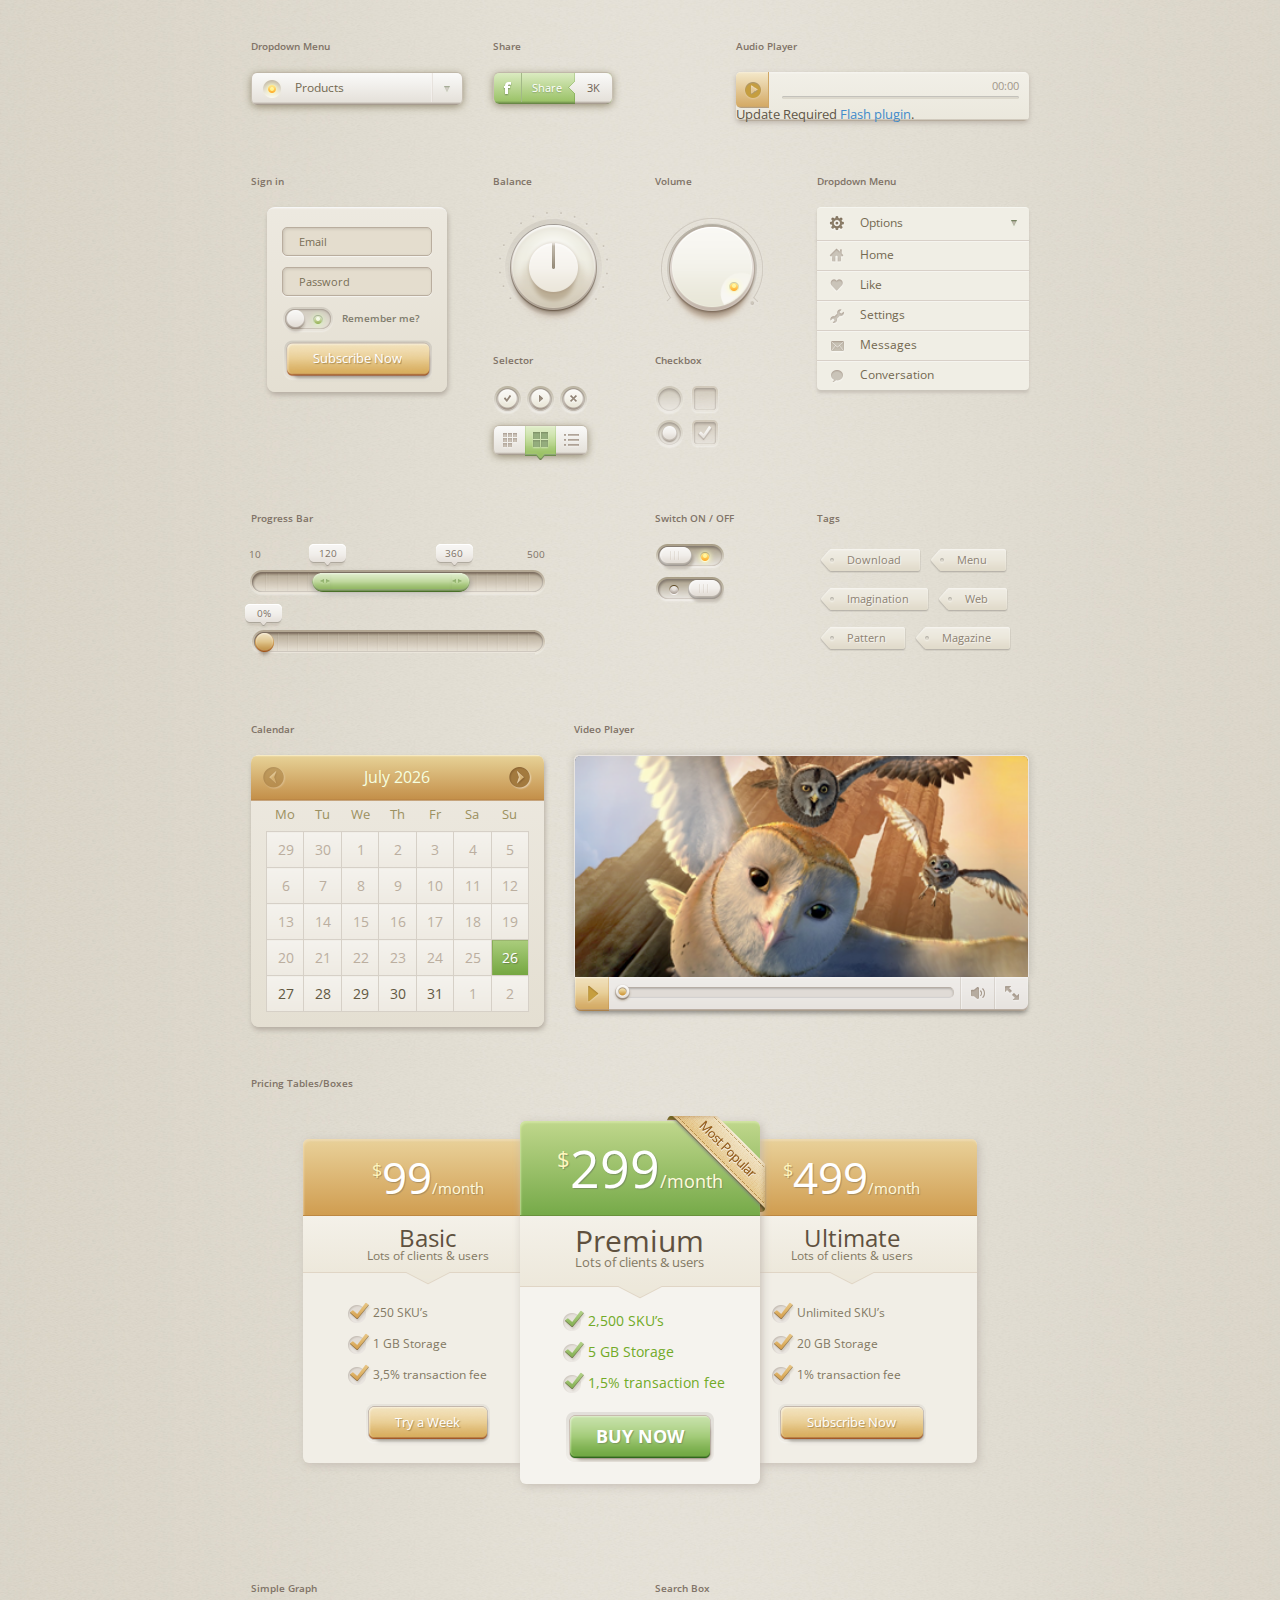
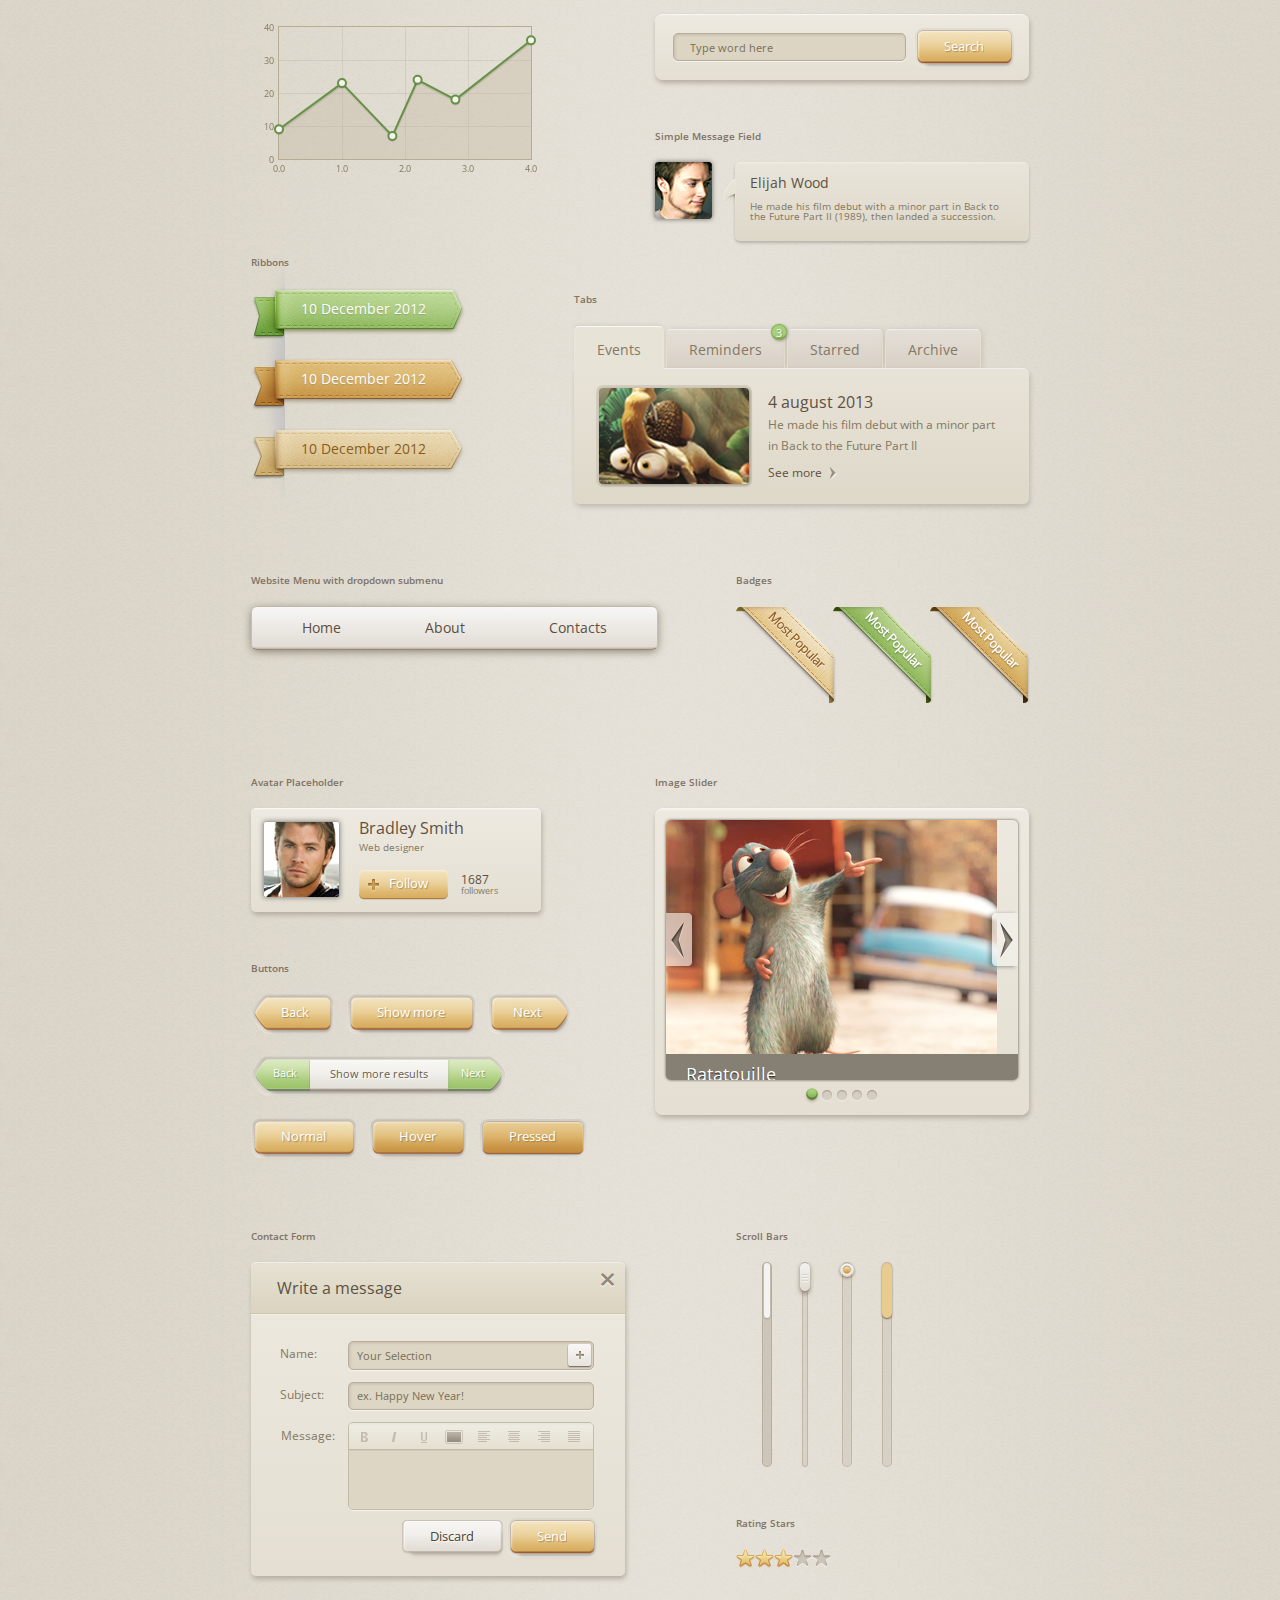
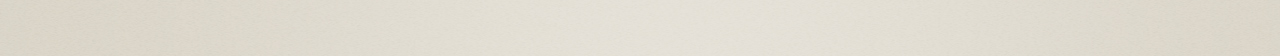
<file: nin_springBoot_v1.0/target/classes/static/vanilla-cream-css/index.html>
<!doctype html>
<!--[if lt IE 7 ]><thymeleaf lang="en" class="no-js ie6"> <![endif]-->
<!--[if IE 7 ]><thymeleaf lang="en" class="no-js ie7"> <![endif]-->
<!--[if IE 8 ]><thymeleaf lang="en" class="no-js ie8"> <![endif]-->
<!--[if IE 9 ]><thymeleaf lang="en" class="no-js ie9"> <![endif]-->
<!--[if (gt IE 9)|!(IE)]><!--><html lang="en" class="no-js"> <!--<![endif]-->
<head>
<meta charset="utf-8" />
<meta name="author" content="ThemeFuse" />
<meta name="keywords" content=""/>
<meta name="viewport" content="width=device-width,initial-scale=1"/>
<title>Vanilla Cream | Index</title>

<!-- main JS libs -->
<script src="js/libs/modernizr.min.js"></script>
<script src="js/libs/jquery-1.10.0.js"></script>
<script src="js/libs/jquery-ui.min.js"></script>
<script src="js/libs/bootstrap.min.js"></script>

<!-- Style CSS -->
<link href="css/bootstrap.css" media="screen" rel="stylesheet">
<link href="style.css" media="screen" rel="stylesheet">

<!-- scripts -->
<script src="js/general.js"></script>
<!-- custom input -->
<script src="js/jquery.customInput.js"></script>
<script type="text/javascript" src="js/custom.js"></script>
<!-- Placeholders -->
<script type="text/javascript" src="js/jquery.powerful-placeholder.min.js"></script>
<!-- Progress Bars -->
<script src="js/progressbar.js"></script>
<!-- Calendar -->
<link href="css/jquery-ui-1.8.20.custom.css" rel="stylesheet">
<script src="js/jquery-ui.multidatespicker.js"></script>
<!-- Graph Builder -->
<!--[if lte IE 8]><script language="javascript" type="text/javascript" src="js/excanvas.min.js"></script><![endif]-->
<script type="text/javascript" src="js/jquery.flot.js"></script>
<script type="text/javascript" src="js/jquery.flot.resize.js"></script>
<script type="text/javascript">
    $(function() {
        var graphwidth = $('.widget_graph .inner').width();
        $('.widget_graph .graph').css('height', parseInt(graphwidth/1.7));
        $(window).resize(function() {
            graphwidth = $('.widget_graph .inner').width();
            $('.widget_graph .graph').css('height', parseInt(graphwidth/1.7));
        });

        var d1 = [[0, 9], [1, 23], [1.8, 7], [2.2, 24], [2.8, 18], [4, 36]];
        var graphholder = $("#graph");
        var plot = $.plot(graphholder, [d1], {
            colors: ["#669146", "#afd8f8", "#cb4b4b", "#4da74d", "#9440ed"],
            xaxis: {
                min: null,
                max: null
            },
            yaxis: {
                autoscaleMargin: 0.02
            },
            series: {
                lines: {
                    show: true,
                    lineWidth: 2,
                    fill: true,
                    fillColor: "rgba(188,176,150,0.3)"
                },
                points: {
                    show: true,
                    radius: 4,
                    lineWidth: 2,
                    fillColor: "#f6f3ee"
                }
            },
            grid: {
                hoverable: true,
                clickable: true,
                margin: 12,
                color: "#a09d96",
                borderColor: "#b7ab92"
            }
        });

        function showTooltip(x, y, contents) {
            $("<div id='graph-tooltip'>" + contents + "</div>").css({top: y - 36, left: x - 19}).appendTo("body").fadeIn(200);
        };

        var previousPoint = null;
        $("#graph").on("plothover", function (event, pos, item) {

            if (item) {
                if (previousPoint != item.dataIndex) {

                    previousPoint = item.dataIndex;

                    $("#graph-tooltip").remove();
                    var x = item.datapoint[0].toFixed(2),
                        y = item.datapoint[1].toFixed(2);

                    showTooltip(item.pageX, item.pageY, '$' + y*100);
                }
            } else {
                $("#graph-tooltip").remove();
                previousPoint = null;
            }
        });
    });
</script>

<!-- range sliders -->
<script src="js/jquery.slider.bundle.js"></script>
<script src="js/jquery.slider.js"></script>
<link rel="stylesheet" href="css/jslider.css">
<!-- Visual Text Editor -->
<script src="js/nicEdit.js"></script>
<!-- Volume, Balance -->
<script type="text/javascript" src="js/knobRot-0.2.2.js"></script>
<!-- Video Player -->
<link href="css/video-js.css" rel="stylesheet">
<script src="js/video.js"></script>
<!-- Audio Player -->
<link href="css/jplayer.css" rel="stylesheet">
<script src="js/jquery.jplayer.min.js"></script>
<script src="js/jplayer.playlist.min.js"></script>
<script type="text/javascript">
    //<![CDATA[
    $(document).ready(function(){

        new jPlayerPlaylist({
            jPlayer: "#jquery_jplayer_1",
            cssSelectorAncestor: "#jp_container_1"
        }, [
            {
                title:"<ul><li class='item-artist'>3 Doors Down&#160;&#8211;&#160;</li><li class='item-song'>Superman</li></ul>",
                mp3:"http://www.jplayer.org/audio/mp3/TSP-05-Your_face.mp3",
                oga:"http://www.jplayer.org/audio/ogg/TSP-05-Your_face.ogg"
            },
            {
                title:"<ul><li class='item-artist'>Daft Punk&#160;&#8211;&#160;</li><li class='item-song'>Get Lucky</li></ul>",
                mp3:"http://www.jplayer.org/audio/mp3/TSP-07-Cybersonnet.mp3",
                oga:"http://www.jplayer.org/audio/ogg/TSP-07-Cybersonnet.ogg"
            },
            {
                title:"<ul><li class='item-artist'>Justin Timberlake&#160;&#8211;&#160;</li><li class='item-song'>Mirrors</li></ul>",
                mp3:"http://www.jplayer.org/audio/mp3/Miaow-07-Bubble.mp3",
                oga:"http://www.jplayer.org/audio/ogg/Miaow-07-Bubble.ogg"
            }
        ], {
            swfPath: "js",
            supplied: "oga, mp3",
            wmode: "window",
            smoothPlayBar: false,
            keyEnabled: false
        });
    });
    //]]>
</script>

<!-- Scroll Bars -->
<script src="js/jquery.mousewheel.js"></script>
<script src="js/jquery.jscrollpane.min.js"></script>
<script type="text/javascript">
	jQuery(function()
	{
		jQuery('.scrollbar').jScrollPane({
			verticalDragMaxHeight: 55,
			verticalDragMinHeight:55
		});

		jQuery('.scrollbar.style2').jScrollPane({
			verticalDragMaxHeight: 30,
			verticalDragMinHeight:30
		});

		jQuery('.scrollbar.style3').jScrollPane({
			verticalDragMaxHeight: 14,
			verticalDragMinHeight:14
		});

		jQuery('.scrollbar.style4').jScrollPane({
			verticalDragMaxHeight: 55,
			verticalDragMinHeight:55
		});
	});
</script>

<!-- Multiselect -->
<link rel="stylesheet" href="css/chosen.css">
<script src="js/jquery.chosen.min.js" type="text/javascript"></script>
<script type="text/javascript">
    jQuery(document).ready(function() {
        jQuery('#contact_name').chosen({ width: "100%" });
    });
</script>

<!--[if lt IE 9]><script src="js/respond.min.js"></script><![endif]-->
<!--[if gte IE 9]>
<style type="text/css">
    .gradient {filter: none !important;}
</style>
<![endif]-->
</head>

<body>

<div class="container">

    <!-- content -->
    <div class="content " role="main">
        <!-- row -->
        <div class="row">
            <div class="col-xs-7 col-sm-3 col-sm-offset-1">
                <h6 class="foo">Dropdown Menu</h6>

                <!-- Dropdown Menu -->
                <div class="dropdownMenu style2 gradient">
                    <a id="drop1" href="#" role="button" class="dropdown-toggle" data-toggle="dropdown"><i class="ico-cat ico-cat1"></i>Products</a>
                    <ul class="dropdown-menu" role="menu" aria-labelledby="drop1">
                        <li role="presentation"><a role="menuitem" tabindex="-1" href="#"><i class="ico-cat ico-cat2"></i>Home</a></li>
                        <li role="presentation"><a role="menuitem" tabindex="-1" href="#"><i class="ico-cat ico-cat3"></i>Like</a></li>
                        <li role="presentation"><a role="menuitem" tabindex="-1" href="#"><i class="ico-cat ico-cat4"></i>Settings</a></li>
                        <li role="presentation"><a role="menuitem" tabindex="-1" href="#"><i class="ico-cat ico-cat5"></i>Messages</a></li>
                        <li role="presentation"><a role="menuitem" tabindex="-1" href="#"><i class="ico-cat ico-cat6"></i>Conversation</a></li>
                    </ul>
                </div>
                <!--/ Dropdown Menu -->
            </div>

            <div class="col-xs-5 col-sm-3">
                <h6 class="foo">Share</h6>

                <!-- Share Button -->
                <a class="shareButton gradient" href="#"><span class="shareIcon"><i></i></span><span class="shareText">Share</span><span class="shareCount gradient">3K</span></a>
                <!--/ Share Button -->
            </div>

            <div class="clearfix visible-xs"></div>

            <div class="col-xs-12 col-sm-4">
                <h6 class="foo">Audio Player</h6>

                <!-- Widget Audio Player -->
                <div class="widget-container widget-audio boxed">
                    <div class="inner">
                        <div id="jquery_jplayer_1" class="jp-jplayer"></div>
                        <div id="jp_container_1" class="jp-audio">
                            <div class="inner">
                                <div class="jp-playlist">
                                    <ul class="jp-playlist-inner">
                                        <li></li>
                                    </ul>
                                </div>
                                <div class="jp-gui jp-interface">
                                    <div class="jp-controls-wrap">
                                        <div class="song_title"></div>
                                        <div class="jp-current-time"></div>
                                        <div class="jp-duration"></div>
                                        <div class="clear"></div>
                                        <div class="jp-progress">
                                            <div class="jp-seek-bar">
                                                <div class="jp-play-bar"></div>
                                            </div>
                                        </div>
                                        <ul class="jp-controls">
                                            <li><a href="javascript:;" class="jp-mute" tabindex="1" title="mute">mute</a></li>
                                            <li><a href="javascript:;" class="jp-unmute" tabindex="1" title="unmute">unmute</a></li>
                                            <li><a href="javascript:;" class="jp-previous disabled" tabindex="1">previous</a></li>
                                            <li><a href="javascript:;" class="jp-play gradient" tabindex="1">play</a></li>
                                            <li><a href="javascript:;" class="jp-pause gradient" tabindex="1">pause</a></li>
                                            <li><a href="javascript:;" class="jp-next" tabindex="1">next</a></li>
                                            <li><a href="javascript:;" class="jp-stop" tabindex="1">stop</a></li>
                                            <li><a href="javascript:;" class="jp-repeat" tabindex="1" title="repeat">repeat</a></li>
                                            <li><a href="javascript:;" class="jp-repeat-off" tabindex="1" title="repeat off">repeat off</a></li>
                                            <li><a href="javascript:;" class="jp-volume-max" tabindex="1" title="max volume">max volume</a></li>
                                            <li><a href="javascript:;" class="jp-shuffle" tabindex="1" title="shuffle">shuffle</a></li>
                                            <li><a href="javascript:;" class="jp-shuffle-off" tabindex="1" title="shuffle off">shuffle off</a></li>
                                        </ul>
                                        <div class="jp-volume-bar">
                                            <div class="jp-volume-bar-value"></div>
                                        </div>
                                    </div>
                                </div>
                                <div class="jp-no-solution">
                                    <span>Update Required</span>
                                    <a href="http://get.adobe.com/flashplayer/" target="_blank">Flash plugin</a>.
                                </div>
                            </div>
                        </div>
                    </div>
                </div>
                <!-- Widget Audio Player -->
            </div>
        </div>
        <!--/ row -->

        <!-- row -->
        <div class="row">
            <div class="col-sm-3 col-sm-offset-1">
                <h6 class="foo">Sign in</h6>

                <!-- login widget -->
                <div class="widget-container widget_login styled boxed boxed-cream">
                    <div class="inner">
                        <form action="#" method="post" class="loginform">
                            <div class="field_text">
                                <label for="user_login" class="label_title">Email</label>
                                <input type="text" name="log" id="user_login" value="" placeholder="Email" />
                                <span class="input_icon input_email"></span>
                            </div>
                            <div class="field_text">
                                <label for="user_pass" class="label_title">Password</label>
                                <input type="password" name="pwd" id="user_pass" value="" placeholder="Password" />
                                <span class="input_icon input_pass"></span>
                            </div>
                            <div class="rowRemember clearfix">
                                <div class="forgetmenot input_styled checklist">
                                    <div class="rowCheckbox checkbox-middle"><input type="checkbox" name="remember" id="remember" value="3" checked><label for="remember">Remember&nbsp;me?</label></div>
                                </div>
                                <span class="forget_password"><a href="#">Forgot Password?</a></span>
                                <input type="hidden" name="redirect_to" value="">
                                <input type="hidden" name="testcookie" value="1">
                            </div>
                            <div class="rowSubmit">
                                <span class="btn btn-hover"><input type="submit" name="login-submit" id="login-submit" value="Subscribe Now" /></span>
                            </div>
                        </form>
                    </div>
                </div>
                <!--/ login widget -->
            </div>

            <div class="col-sm-4">
                <!-- row level 2 -->
                <div class="row">
                    <div class="col-xs-6 col-sm-6">
                        <h6 class="foo">Balance</h6>

                        <!-- Balance control -->
                        <div class="widget-knob widget-balance">
                            <input type="text" value="0" autocomplete="off" id="balance" />
                            <script type="text/javascript">
                                $(document).ready(function() {
                                    $('#balance').knobRot({
                                        'classes': ['balance'],
                                        'dragVertical': false,
                                        'frameCount': 51,
                                        'frameWidth': 87,
                                        'frameHeight': 87,
                                        'detent': true,
                                        'detentThreshold': 2,
                                        'minimumValue': -50,
                                        'maximumValue': 50,
                                        'hideInput': true
                                    });
                                });
                            </script>
                        </div>
                        <!--/ Balance control -->
                    </div>
                    <div class="col-xs-6 col-sm-6">
                        <h6 class="foo">Volume</h6>

                        <!-- Volume control -->
                        <div class="widget-knob widget-volume">
                            <input type="text" value="100"  autocomplete="off" id="volume" />
                            <script type="text/javascript">
                                $(document).ready(function() {
                                    $('#volume').knobRot({
                                        'classes': ['volume'],
                                        'dragVertical': false,
                                        'frameCount': 45,
                                        'frameWidth': 88,
                                        'frameHeight': 88,
                                        'detent': true,
                                        'detentThreshold': 5,
                                        'minimumValue': 0,
                                        'maximumValue': 100,
                                        'hideInput': true
                                    });
                                });
                            </script>
                        </div>
                        <!--/ Volume control -->
                    </div>
                </div>
                <!--/ row level 2 -->

                <!-- row level 2 -->
                <div class="row">
                    <div class="col-xs-6 col-sm-6">

                        <h6 class="foo">Selector</h6>

                        <!-- Mini Buttons -->
                        <div class="buttons-mini">
                            <a href="#" class="btn btn-mini" title="Check"></a>
                            <a href="#" class="btn btn-mini btn-play" title="Play"></a>
                            <a href="#" class="btn btn-mini btn-close" title="Close"></a>
                        </div>
                        <!--/ Mini Buttons -->

                        <div class="margin-30 clearfix">
                            <!-- List Selector -->
                            <ul id="listSelector" class="listSelector gradient">
                                <li class="list-multi"><a href="#"></a></li><!--
                                --><li class="list-double selected"><a href="#"></a></li><!--
                                --><li class="list-single"><a href="#"></a></li>
                            </ul>
                            <!--/ List Selector -->
                        </div>
                    </div>
                    <div class="col-xs-6 col-sm-6">
                        <div class="margin-30 clearfix">
                            <h6 class="foo">Checkbox</h6>

                            <!-- Checkbox, Radio -->
                            <div class="input_styled inlinelist pull-left"><div class="rowRadio"><input type="radio" name="signup3" value="radio_v1" id="radio_v1"><label for="radio_v1"></label></div></div>
                            <div class="input_styled checklist pull-left"><div class="rowCheckbox"><input name="signup" type="checkbox" id="signup" value="signup"><label for="signup"></label></div></div>
                            <div class="clear"></div>
                            <div class="input_styled inlinelist pull-left"><div class="rowRadio"><input type="radio" name="signup3" value="radio_v2" id="radio_v2" checked><label for="radio_v2"></label></div></div>
                            <div class="input_styled checklist pull-left"><div class="rowCheckbox"><input name="signup2" checked type="checkbox" id="signup2" value="signup2"><label for="signup2"></label></div></div>
                            <!--/ Checkbox, Radio -->
                        </div>
                    </div>
                </div>
                <!--/ row level 2 -->
            </div>

            <div class="col-sm-3">
                <h6 class="foo">Dropdown Menu</h6>

                <!-- Dropdown Menu -->
                <div class="dropdownMenu gradient open">
                    <a id="drop2" href="#" role="button" class="dropdown-toggle" data-toggle="dropdown"><i class="ico-cat"></i>Options</a>
                    <ul class="dropdown-menu" role="menu" aria-labelledby="drop2">
                        <li role="presentation"><a role="menuitem" tabindex="-1" href="#"><i class="ico-cat ico-cat2"></i>Home</a></li>
                        <li role="presentation"><a role="menuitem" tabindex="-1" href="#"><i class="ico-cat ico-cat3"></i>Like</a></li>
                        <li role="presentation"><a role="menuitem" tabindex="-1" href="#"><i class="ico-cat ico-cat4"></i>Settings</a></li>
                        <li role="presentation"><a role="menuitem" tabindex="-1" href="#"><i class="ico-cat ico-cat5"></i>Messages</a></li>
                        <li role="presentation"><a role="menuitem" tabindex="-1" href="#"><i class="ico-cat ico-cat6"></i>Conversation</a></li>
                    </ul>
                </div>
                <!--/ Dropdown Menu -->
            </div>
        </div>
        <!--/ row -->

        <!-- row -->
        <div class="row">
            <div class="col-sm-4 col-sm-offset-1">
                <div class="margin-30">
                    <h6 class="foo">Progress Bar</h6>

                    <!-- Range slider -->
                    <div class="range-slider">
                        <input id="price_range" type="text" name="price_range" value="120;360">
                    </div>
                    <script type="text/javascript" >
                        jQuery(document).ready(function($) {
                            // Price Range Input
                            $("#price_range").rangeslider({
                                from: 10,
                                to: 500,
                                limits: false,
                                scale: ['10', '500'],
                                heterogeneity: ['50/250'],
                                step: 10,
                                smooth: true,
                                dimension: ''
                            });
                        });
                    </script>
                    <!-- Range slider -->

                    <!-- Progress Bar -->
                    <div id="progressBar1" class="progressbar">
                        <span class="mark-left">0%</span>
                        <span class="mark-right">100%</span>
                        <div class="percent"></div>
                        <div class="pbar"></div>
                        <div class="elapsed"></div>
                        <div class="remained"></div>
                    </div>
                    <script type="text/javascript">
                        $(document).ready(function() {
                            $('#progressBar1').anim_progressbar({
                                totaltime: 180
                            });
                        });
                    </script>
                    <!--/ Progress Bar -->
                </div>
            </div>

            <div class="col-sm-2 col-sm-offset-1">
                <div class="margin-30 clearfix">
                    <h6 class="foo">Switch ON / OFF</h6>

                    <div class="input_styled checklist"><div class="rowCheckbox checkbox-large"><input name="invoice" type="checkbox" checked id="invoice" value="invoice"><label for="invoice"></label></div></div>
                    <div class="input_styled checklist"><div class="rowCheckbox checkbox-large"><input name="invoice2" type="checkbox" id="invoice2" value="invoice2"><label for="invoice2"></label></div></div>
                </div>
            </div>

            <div class="col-sm-3">
                <h6 class="foo">Tags</h6>

                <!-- tags -->
                <div class="tagcloud style3 margin-30">
                    <a href="#" class="tag-link-1" title="2 topics"><span>Download</span></a>
                    <a href="#" class="tag-link-2" title="3 topics"><span>Menu</span></a>
                    <a href="#" class="tag-link-7" title="6 topics"><span>Imagination</span></a>
                    <a href="#" class="tag-link-3" title="5 topics"><span>Web</span></a>
                    <a href="#" class="tag-link-4" title="8 topics"><span>Pattern</span></a>
                    <a href="#" class="tag-link-8" title="8 topics"><span>Magazine</span></a>
                </div>
                <!--/ tags -->
            </div>
        </div>
        <!--/ row -->

        <!-- row -->
        <div class="row">
            <div class="col-sm-4 col-sm-offset-1">
                <h6 class="foo">Calendar</h6>

                <!-- widget calendar-->
                <div class="widget-container widget_calendar boxed boxed-cream">
                    <div class="inner">
                        <input type="text" name="date_departure" class="inputField" value="" id="date_departure">
                        <script>
                            // <![CDATA[
                            jQuery(document).ready(function($) {
                                var daysRange = 5;

                                function assignCalendar(id){
                                    $('<div class="calendar" />')
                                            .insertAfter( $(id) )
                                            .multiDatesPicker({
                                                dateFormat: 'yy-mm-dd',
                                                minDate: new Date(),
                                                maxDate: '+1y',
                                                altField: id,
                                                firstDay: 1,
                                                showOtherMonths: true
                                            }).prev().hide();
                                }

                                assignCalendar('#date_departure');
                            });
                            // ]]>
                        </script>
                    </div>
                </div>
                <!--/ widget calendar-->
            </div>

            <div class="col-sm-6">
                <h6 class="foo">Video Player</h6>

                <!-- Video Player -->
                <div class="video_player">
                    <div class="inner">
                        <video id="my_video_1" class="video-js" controls loop
                               preload="auto" poster="images/temp/vjs_poster2.png"
                               data-setup="{}">
                            <source src="http://test.themefuse.com/artiom/galapagos.mp4" type='video/mp4'>
                        </video>
                        <script>
                            _V_("my_video_1").ready(function(){
                                var myPlayer = this;
                                var aspectRatio = 190/390;
                                var width = document.getElementById(myPlayer.id).parentElement.offsetWidth;
                                myPlayer.width(width).height( width * aspectRatio );

                                function resizeVideoJS(){
                                    var width = document.getElementById(myPlayer.id).parentElement.offsetWidth;
                                    myPlayer.width(width).height( width * aspectRatio );
                                }
                                resizeVideoJS();
                                window.onresize = resizeVideoJS;
                            });
                        </script>
                    </div>
                </div>
                <!--/ Video Player -->
            </div>
        </div>
        <!--/ row -->

        <!-- row -->
        <div class="row">
            <div class="col-sm-10 col-sm-offset-1">
                <h6 class="foo">Pricing Tables/Boxes</h6>

                <!-- pricing-->
                <div class="pricing_box price_style1 clearfix">
                    <ul>

                        <li class="price_col">
                            <!--pricing item-->
                            <div class="price_item">
                                <div class="inner">
                                    <div class="badge style2"></div>
                                    <div class="price_col_head">
                                        <span class="price"><sup>$</sup><em>99</em><span>/month</span></span>
                                    </div>
                                    <div class="price_col_body clearfix">
                                        <div class="price_body_inner">
                                            <div class="price_body_top">
                                                <strong>Basic</strong>
                                                <span>Lots of clients &amp; users</span>
                                            </div>
                                            <ul>
                                                <li>250 SKU’s</li>
                                                <li>1 GB Storage</li>
                                                <li>3,5% transaction fee</li>
                                            </ul>
                                        </div>
                                    </div>
                                    <div class="price_col_foot">
                                        <div class="sign_up"><a href="#" class="btn"><span>Try a Week</span></a></div>
                                    </div>
                                </div>
                            </div>
                            <!--/ pricing-item -->
                        </li>

                        <li class="price_col price_col_green col_active">
                            <!--pricing item-->
                            <div class="price_item">
                                <div class="inner">
                                    <div class="badge style2"></div>
                                    <div class="price_col_head">
                                        <span class="price"><sup>$</sup><em>299</em><span>/month</span></span>
                                    </div>
                                    <div class="price_col_body clearfix">
                                        <div class="price_body_inner">
                                            <div class="price_body_top">
                                                <strong>Premium</strong>
                                                <span>Lots of clients  & users</span>
                                            </div>
                                            <ul>
                                                <li>2,500 SKU’s</li>
                                                <li>5 GB Storage</li>
                                                <li>1,5% transaction fee</li>
                                            </ul>
                                        </div>
                                    </div>
                                    <div class="price_col_foot">
                                        <div class="sign_up"><a href="#" class="btn btn-green btn-large"><span>Buy Now</span></a></div>
                                    </div>
                                </div>
                            </div>
                            <!--/ pricing-item -->
                        </li>

                        <li class="price_col">
                            <!--pricing item-->
                            <div class="price_item">
                                <div class="badge style2"></div>
                                <div class="inner">
                                    <div class="price_col_head">
                                        <span class="price"><sup>$</sup><em>499</em><span>/month</span></span>
                                    </div>
                                    <div class="price_col_body clearfix">
                                        <div class="price_body_inner">
                                            <div class="price_body_top">
                                                <strong>Ultimate</strong>
                                                <span>Lots of clients &amp; users</span>
                                            </div>
                                            <ul>
                                                <li>Unlimited SKU’s</li>
                                                <li>20 GB Storage</li>
                                                <li>1% transaction fee</li>
                                            </ul>
                                        </div>
                                    </div>
                                    <div class="price_col_foot">
                                        <div class="sign_up"><a href="#" class="btn"><span>Subscribe Now</span></a></div>
                                    </div>
                                </div>
                            </div>
                            <!--/ pricing-item -->
                        </li>

                    </ul>
                </div>
                <!--/ pricing-->
            </div>
        </div>
        <!--/ row -->

        <!-- row -->
        <div class="row">
            <div class="col-sm-4 col-sm-offset-1">
                <!-- row level 2 -->
                <div class="row">
                    <div class="col-sm-12">
                        <h6 class="foo">Simple Graph</h6>

                        <!-- Simple Graph -->
                        <div class="widget-container widget_graph">
                            <div class="inner">
                                <div id="graph" class="graph"></div>
                            </div>
                        </div>
                        <!--/ Simple Graph -->
                    </div>
                    <div class="col-sm-10">
                        <h6 class="foo">Ribbons</h6>

                        <div class="ribbons">
                            <!-- Ribbons -->
                            <div class="ribbon ribbon-green"><span>10 December 2012</span></div>
                            <div class="ribbon ribbon-brown"><span>10 December 2012</span></div>
                            <div class="ribbon"><span>10 December 2012</span></div>
                            <!--/ Ribbons -->
                        </div>
                    </div>
                </div>
                <!--/ row level 2 -->
            </div>

            <div class="col-sm-6">
                <!-- row level 2 -->
                <div class="row">
                    <div class="col-sm-10 col-sm-offset-2">
                        <h6 class="foo">Search Box</h6>

                        <!-- search widget -->
                        <div class="widget-container widget_search styled boxed boxed-cream">
                            <div class="inner">
                                <form method="get" id="searchform2" action="#">
                                    <div class="clearfix">
                                        <span class="btn"><input type="submit" value="Search" /></span>
                                        <div class="field_text"><input name="search" value="" type="text" placeholder="Type word here" /></div>
                                    </div>
                                </form>
                            </div>
                        </div>
                        <!--/ search widget -->
                    </div>
                    <div class="col-sm-10 col-sm-offset-2">
                        <h6 class="foo">Simple Message Field</h6>

                        <!-- post comments -->
                        <div class="comment-list styled clearfix" id="comments">
                            <ol>
                                <li class="comment">
                                    <div class="comment-body">
                                        <div class="comment-arrow"></div>
                                        <div class="comment-avatar">
                                            <div class="avatar"><img src="images/temp/avatar3.png" alt="" /></div>
                                        </div>
                                        <div class="comment-text">
                                            <div class="comment-author clearfix">
                                                <a href="#" class="link-author">Elijah Wood</a>
                                            </div>
                                            <div class="comment-entry">
                                                He made his film debut with a minor part in Back to the Future Part II (1989), then landed a succession.
                                            </div>
                                        </div>
                                        <div class="clear"></div>
                                    </div>
                                </li>
                            </ol>
                        </div>
                        <!--/ post comments -->
                    </div>
					<div class="clearfix"></div>
                    <div class="col-sm-12">
                        <h6 class="foo">Tabs</h6>

                        <!-- tabs -->
                        <div class="tabs_framed styled">
                            <div class="inner">
                                <ul class="tabs clearfix active_bookmark1">
                                    <li class="active"><a href="#events" data-toggle="tab">Events</a></li>
                                    <li><a href="#reminders" data-toggle="tab"><sup class="note">3</sup>Reminders</a></li>
                                    <li><a href="#starred" data-toggle="tab">Starred</a></li>
                                    <li><a href="#archive" data-toggle="tab">Archive</a></li>
                                </ul>

                                <div class="tab-content clearfix">
                                    <div class="tab-pane fade in active" id="events">
                                        <div class="tab_image pull-left"><img src="images/temp/tabimage4.png" alt="" /></div>
                                        <h4>4 august 2013</h4>
                                        <p>He made his film debut with a minor part in Back to the Future Part II</p>
                                        <a href="#" class="see-more"><span>See more</span></a>
                                    </div>
                                    <div class="tab-pane fade" id="reminders">
                                        <div class="tab_image pull-right"><img src="images/temp/tabimage5.png" alt="" /></div>
                                        <h4>5 November</h4>
                                        <p>He made his film debut with a minor part in Back to the Future Part II</p>
                                        <a href="#" class="see-more"><span>See more</span></a>
                                    </div>
                                    <div class="tab-pane fade" id="starred">
                                        <div class="tab_image pull-left"><img src="images/temp/tabimage6.png" alt="" /></div>
                                        <h4>11 October</h4>
                                        <p>He made his film debut with a minor part in Back to the Future Part II</p>
                                        <a href="#" class="see-more"><span>See more</span></a>
                                    </div>
                                    <div class="tab-pane fade" id="archive">
                                        <div class="tab_image pull-right"><img src="images/temp/tabimage7.png" alt="" /></div>
                                        <h4>14 September</h4>
                                        <p>He made his film debut with a minor part in Back to the Future Part II</p>
                                        <a href="#" class="see-more"><span>See more</span></a>
                                    </div>
                                </div>
                            </div>
                        </div>
                        <!--/ tabs -->
                    </div>
                </div>
                <!--/ row level 2 -->
            </div>
        </div>
        <!--/ row -->

        <!-- row -->
        <div class="row">
            <div class="col-sm-6 col-sm-offset-1">
                <h6 class="foo">Website Menu with dropdown submenu</h6>

                <!-- Website Menu -->
                <div id="topmenu">
                    <ul class="dropdown clearfix gradient">
                        <li class="menu-level-0"><a href="#"><span>Home</span></a></li>
                        <li class="menu-level-0"><a href="#"><span>About</span></a>
                            <ul class="submenu-1">
                                <li class="menu-level-1"><a href="#">Web design</a></li>
                                <li class="menu-level-1"><a href="#">User interface</a></li>
                                <li class="menu-level-1"><a href="#">Social media</a>
                                    <ul class="submenu-2">
                                        <li class="menu-level-2"><a href="#">Gallery images</a></li>
                                        <li class="menu-level-2"><a href="#">OneByOne Slider</a></li>
                                        <li class="menu-level-2"><a href="#">Video in header</a></li>
                                        <li class="menu-level-2"><a href="#">Video Slider</a></li>
                                    </ul>
                                </li>
                            </ul>
                        </li>
                        <li class="menu-level-0"><a href="#"><span>Contacts</span></a></li>
                    </ul>
                </div>
                <!--/ Website Menu -->
            </div>

            <div class="col-sm-4">
                <h6 class="foo">Badges</h6>

                <div class="badges2">
                    <!-- Badges -->
                    <div class="badge style2"></div>
                    <div class="badge style2 badge-green"></div>
                    <div class="badge style2 badge-brown"></div>
                    <!--/ Badges -->
                </div>
            </div>
        </div>
        <!--/ row -->

        <!-- row -->
        <div class="row">
            <div class="col-sm-5 col-sm-offset-1">
                <h6 class="foo">Avatar Placeholder</h6>

                <!-- Avatar Placeholder -->
                <div class="widget-container widget_avatar boxed boxed-cream">
                    <div class="inner clearfix">
                        <div class="avatar"><img src="images/temp/avatar.png" alt="" /></div>
                        <h5>Bradley Smith</h5>
                        <span class="subtitle">Web designer</span>
                        <div class="follow">
                            <a href="#" class="btn btn-follow"><span>Follow</span></a>
                            <div class="followers">
                                <span class="counter">1687</span>
                                <span>followers</span>
                            </div>
                        </div>
                    </div>
                </div>
                <!--/ Avatar Placeholder -->

                <h6 class="foo">Buttons</h6>

                <div class="buttons-wrap">
                    <!-- Buttons -->
                    <div class="buttons">
                        <a href="#" class="btn btn-left"><span>Back</span></a>
                        <a href="#" class="btn btn-hover"><span>Show more</span></a>
                        <a href="#" class="btn btn-right"><span>Next</span></a>
                    </div>

                    <div class="buttons">
                        <a href="#" class="btn btn-left btn-green"><span>Back</span></a><!--
                         --><a href="#" class="btn btn-acute"><span>Show more results</span></a><!--
                         --><a href="#" class="btn btn-right btn-green"><span>Next</span></a>
                    </div>

                    <div class="buttons">
                        <a href="#" class="btn btn-hover"><span>Normal</span></a>
                        <a href="#" class="btn btn-hover hover"><span>Hover</span></a>
                        <a href="#" class="btn btn-hover active"><span>Pressed</span></a>
                    </div>
                    <!--/ Buttons -->
                </div>
            </div>

            <div class="col-sm-5">
                <h6 class="foo">Image Slider</h6>

                <!-- Image Slider -->
                <div class="widget-container widget_gallery boxed boxed-cream">
                    <div class="inner">
                        <div id="myCarousel" class="carousel slide" data-interval="20000">
                            <!-- Carousel items -->
                            <div class="carousel-inner">
                                <div class="active item">
                                    <img src="images/temp/top-slider-5.jpg" alt="" />
                                    <div class="carousel-title"><h6>Ratatouille</h6><p>The latest unstoppable hero</p></div>
                                </div>
                                <div class="item">
                                    <img src="images/temp/top-slider-2.jpg" alt="" />
                                    <div class="carousel-title"><h6>Horton</h6><p>Change your fate</p></div>
                                </div>
                                <div class="item">
                                    <img src="images/temp/top-slider-3.jpg" alt="" />
                                    <div class="carousel-title"><h6>Surf up</h6><p>Change your fate</p></div>
                                </div>
                                <div class="item">
                                    <img src="images/temp/top-slider-4.jpg" alt="" />
                                    <div class="carousel-title"><h6>Wall-e</h6><p>Disney Pixar</p></div>
                                </div>
                                <div class="item">
                                    <img src="images/temp/top-slider-1.jpg" alt="" />
                                    <div class="carousel-title"><h6>Ice Age</h6><p>Change your fate</p></div>
                                </div>
                            </div>
                            <!-- Carousel indicators -->
                            <ol class="carousel-indicators">
                                <li data-target="#myCarousel" data-slide-to="0" class="active"></li>
                                <li data-target="#myCarousel" data-slide-to="1"></li>
                                <li data-target="#myCarousel" data-slide-to="2"></li>
                                <li data-target="#myCarousel" data-slide-to="3"></li>
                                <li data-target="#myCarousel" data-slide-to="4"></li>
                            </ol>
                            <!-- Carousel nav -->
                            <a class="carousel-control left" href="#myCarousel" data-slide="prev"></a>
                            <a class="carousel-control right" href="#myCarousel" data-slide="next"></a>
                        </div>
                    </div>
                </div>
                <!--/ Image Slider -->
            </div>
        </div>
        <!--/ row -->

        <!-- row -->
        <div class="row">
            <div class="col-sm-5 col-sm-offset-1">
                <h6 class="foo">Contact Form</h6>

                <!-- Contact form -->
                <div class="add-comment styled boxed boxed-cream" id="addcomments">
                    <span class="add-comment-close">&times;</span>
                    <div class="add-comment-title gradient"><h3>Write a message</h3></div>
                    <div class="comment-form">
                        <script type="text/javascript">
                            bkLib.onDomLoaded(function() {
                                var myNicEditor = new nicEditor({
                                    buttonList : [
                                        'bold',
                                        'italic',
                                        'underline',
                                        'forecolor',
                                        'left',
                                        'center',
                                        'right',
                                        'justify'
                                    ]
                                });
                                myNicEditor.setPanel('edit_buttons');
                                myNicEditor.addInstance('styled_message');
                            });
                            setTimeout(function () {
                                var nic_width = $('.nicEdit-panel').width();
                                $('.nicEdit-container').css('width', nic_width);
                                $('.nicEdit-main').css('width', nic_width-24);
                            }, 2000);
                            $(window).resize(function() {
                                var nic_width = $('.nicEdit-panel').width();
                                $('.nicEdit-container').css('width', nic_width);
                                $('.nicEdit-main').css('width', nic_width-24);
                            });
                        </script>
                        <form action="#" method="post" id="commentForm" class="ajax_form">
                            <div class="form-inner">
                                <div class="field_select">
                                    <label for="contact_name" class="label_title">Name:</label>
                                    <select name="contact_name" id="contact_name" multiple data-placeholder="Your Selection">
                                        <option value='example1@gmail.com'>Mike Charley</option>
                                        <option value='example2@gmail.com'>Andy Lurs</option>
                                        <option value='example3@gmail.com'>Toby Lightman</option>
                                        <option value='example4@gmail.com'>Lene Marlin</option>
                                        <option value='example5@gmail.com'>Deep Purple</option>
                                    </select>
                                </div>
                                <div class="field_text">
                                    <label for="subject" class="label_title">Subject:</label>
                                    <input type="text" name="subject" id="subject" value="" placeholder="ex. Happy New Year!" class="inputtext input_middle required" />
                                </div>
                                <div class="clear"></div>
                                <div class="field_text field_textarea">
                                    <div id="edit_buttons" class="edit_buttons gradient"></div>
                                    <label for="styled_message" class="label_title">Message:</label>
                                    <textarea cols="30" rows="10" name="styled_message" id="styled_message" class="textarea textarea_middle"></textarea>
                                </div>
                                <div class="clear"></div>
                            </div>

                            <div class="rowSubmit">
                                <a onclick="document.getElementById('commentForm').reset();return false" href="#" class="link-reset btn btn-white"><span>Discard</span></a>
                                <span class="btn"><input type="submit" id="send" value="Send" /></span>
                            </div>
                        </form>
                    </div>
                </div>
                <!--/ Contact form -->
            </div>

            <div class="col-sm-4 col-sm-offset-1">
                <h6 class="foo">Scroll Bars</h6>

                <div class="scrollbars clearfix">
                    <!-- ScrollBars -->
                    <div class="scrollbar">
                        <div class="inner">
                            <p>These examples show very basic functionality and exist so that I can test that any changes to jScrollPane work cross browser and don't cause any new problems. Note that these examples aren't meant to look pretty, they merely highlight different bits of functionaity which are available. If you want examples of jScrollPane looking good then check out the themes.</p>
                        </div>
                    </div>
                    <div class="scrollbar style2">
                        <div class="inner">
                            <p>These examples show very basic functionality and exist so that I can test that any changes to jScrollPane work cross browser and don't cause any new problems. Note that these examples aren't meant to look pretty, they merely highlight different bits of functionaity which are available. If you want examples of jScrollPane looking good then check out the themes.</p>
                        </div>
                    </div>
                    <div class="scrollbar style3">
                        <div class="inner">
                            <p>These examples show very basic functionality and exist so that I can test that any changes to jScrollPane work cross browser and don't cause any new problems. Note that these examples aren't meant to look pretty, they merely highlight different bits of functionaity which are available. If you want examples of jScrollPane looking good then check out the themes.</p>
                        </div>
                    </div>
                    <div class="scrollbar style4">
                        <div class="inner">
                            <p>These examples show very basic functionality and exist so that I can test that any changes to jScrollPane work cross browser and don't cause any new problems. Note that these examples aren't meant to look pretty, they merely highlight different bits of functionaity which are available. If you want examples of jScrollPane looking good then check out the themes.</p>
                        </div>
                    </div>
                    <!--/ ScrollBars -->
                </div>

                <h6 class="foo">Rating Stars</h6>

                <!-- Rating Stars -->
                <div class="rating clearfix">
                    <span class="star on"><input type="hidden" value="1"></span>
                    <span class="star on"><input type="hidden" value="2"></span>
                    <span class="star on"><input type="hidden" value="3"></span>
                    <span class="star off"><input type="hidden" value="4"></span>
                    <span class="star off"><input type="hidden" value="5"></span>
                </div>
                <!--/ Rating Stars -->
            </div>
        </div>
        <!--/ row -->
    </div>
    <!--/ content -->
</div>
<!--/ container -->

</body>
</html>
</file>
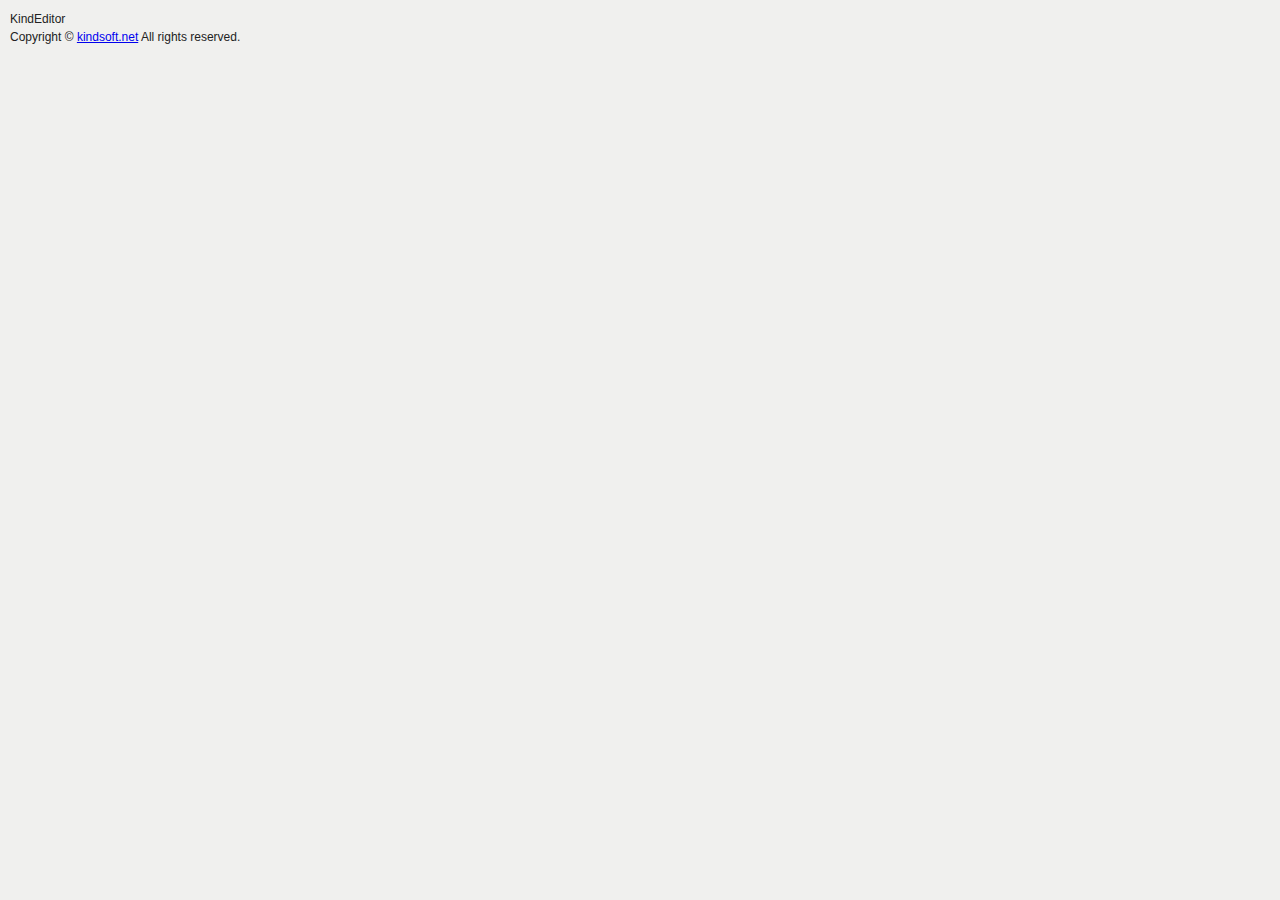
<file: WorkInfo/WebRoot/admin/editor/plugins/about.html>
<!doctype html>
<html>
	<head>
		<meta charset="utf-8" />
		<title>About</title>
		<style type="text/css" rel="stylesheet">
			body {
				margin: 0;
				font:12px/1.5 "sans serif",tahoma,verdana,helvetica;
				background-color:#F0F0EE;
				color:#222222;
				overflow:hidden;
			}
			.main {   
				margin: 10px;
			}  
			.table {
				list-style-image:none;
				list-style-position:outside;
				list-style-type:none;
				margin:0;
				padding:0;
				display:block;
			}
			.table li {
				padding:0;
				margin:0;
				display:list-item;
			}
		</style>
		<script type="text/javascript">
			var KE = parent.KindEditor;
			var id = KE.util.getParam(location.href, 'id');
			KE.event.ready(function() {
				KE.util.pluginLang('about', document);
				KE.util.hideLoadingPage(id);
			}, window, document);
		</script>
	</head>
	<body>
		<div class="main">
			<ul class="table">
				<li>
					KindEditor <span id="lang.version"></span> 
				</li>
				<li>
					Copyright &copy; <a href="http://www.kindsoft.net/" target="_blank">kindsoft.net</a> All rights reserved.
				</li>
			</ul>
		</div>
	</body>  
</html>
</file>
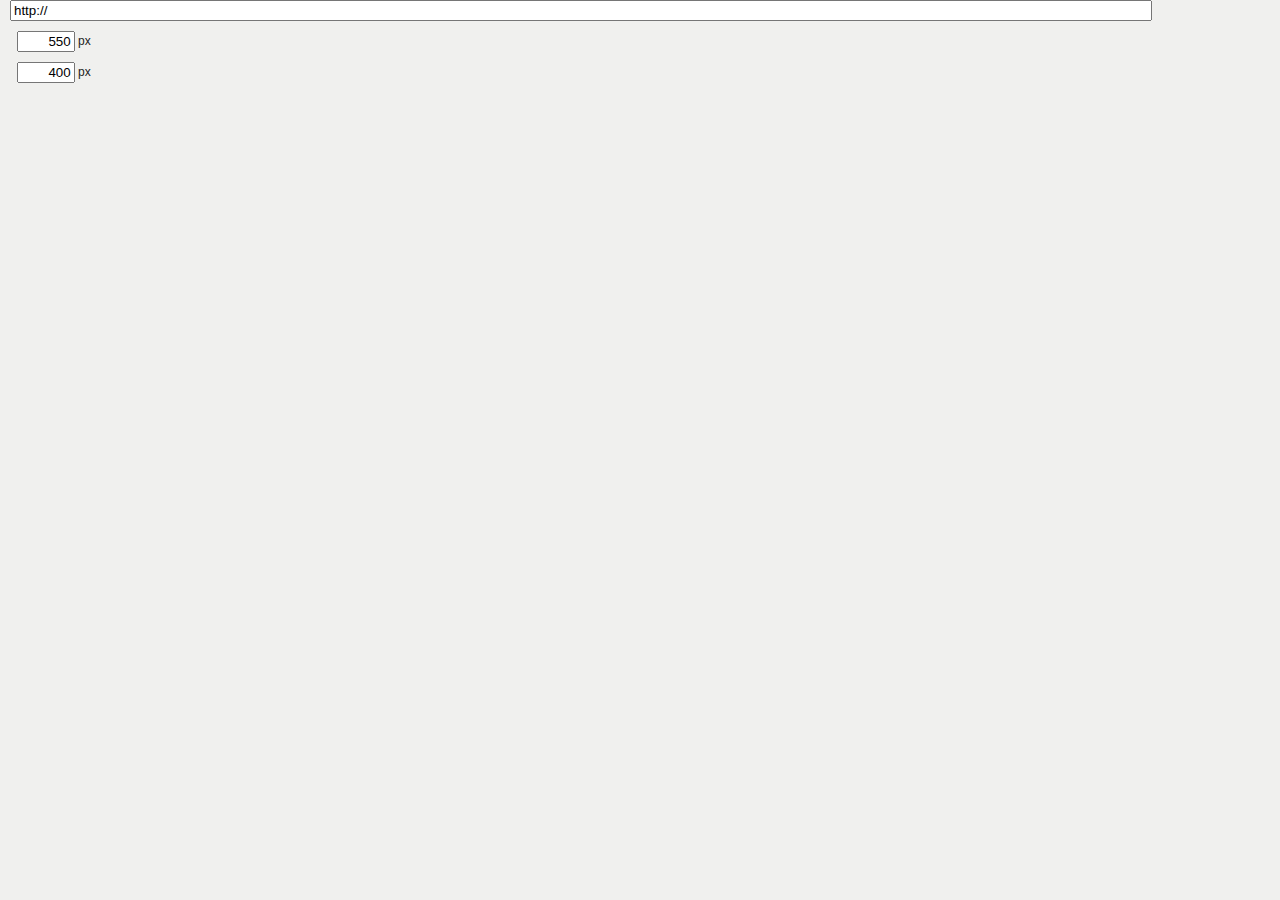
<file: WorkInfo/WebRoot/admin/editor/plugins/flash.html>
<!doctype html>
<html>
	<head>
		<meta charset="utf-8" />
		<title>Flash</title>
		<style type="text/css" rel="stylesheet">
			body {
				margin: 0;
				font:12px/1.5 "sans serif",tahoma,verdana,helvetica;
				background-color:#F0F0EE;
				color:#222222;
				overflow:hidden;
			}
			label {
				cursor:pointer;
			}
			.main {
				margin: 0 10px;
			}
			.table {
				list-style-image:none;
				list-style-position:outside;
				list-style-type:none;
				margin:0;
				padding:0;
				display:block;
			}
			.table li {
				padding:0;
				margin-bottom:10px;
				display:list-item;
				line-height:1.5;
			}
			.table li label {
				font-weight:bold;
			}
			.table li input {
				vertical-align:middle;
			}
			.table li img {
				vertical-align:middle;
			}
		</style>
		<script type="text/javascript">
			var KE = parent.KindEditor;
			var id = KE.util.getParam(location.href, 'id');
			KE.event.ready(function() {
				KE.util.pluginLang('flash', document);
				KE.util.hideLoadingPage(id);
			}, window, document);
		</script>
	</head>
	<body>
		<div class="main">
			<ul class="table">
				<li>
					<label for="url"><span id="lang.url"></span></label>
					<input type="text" id="url" name="url" value="http://" maxlength="255" style="width:90%;" />
				</li>
				<li>
					<label for="width"><span id="lang.width"></span></label>&nbsp;
					<input type="text" id="width" name="width" value="550" maxlength="4" style="width:50px;text-align:right;" /> px
				</li>
				<li>
					<label for="height"><span id="lang.height"></span></label>&nbsp;
					<input type="text" id="height" name="height" value="400" maxlength="4" style="width:50px;text-align:right;" /> px
				</li>
			</ul>
		</div>
	</body>
</html>
</file>
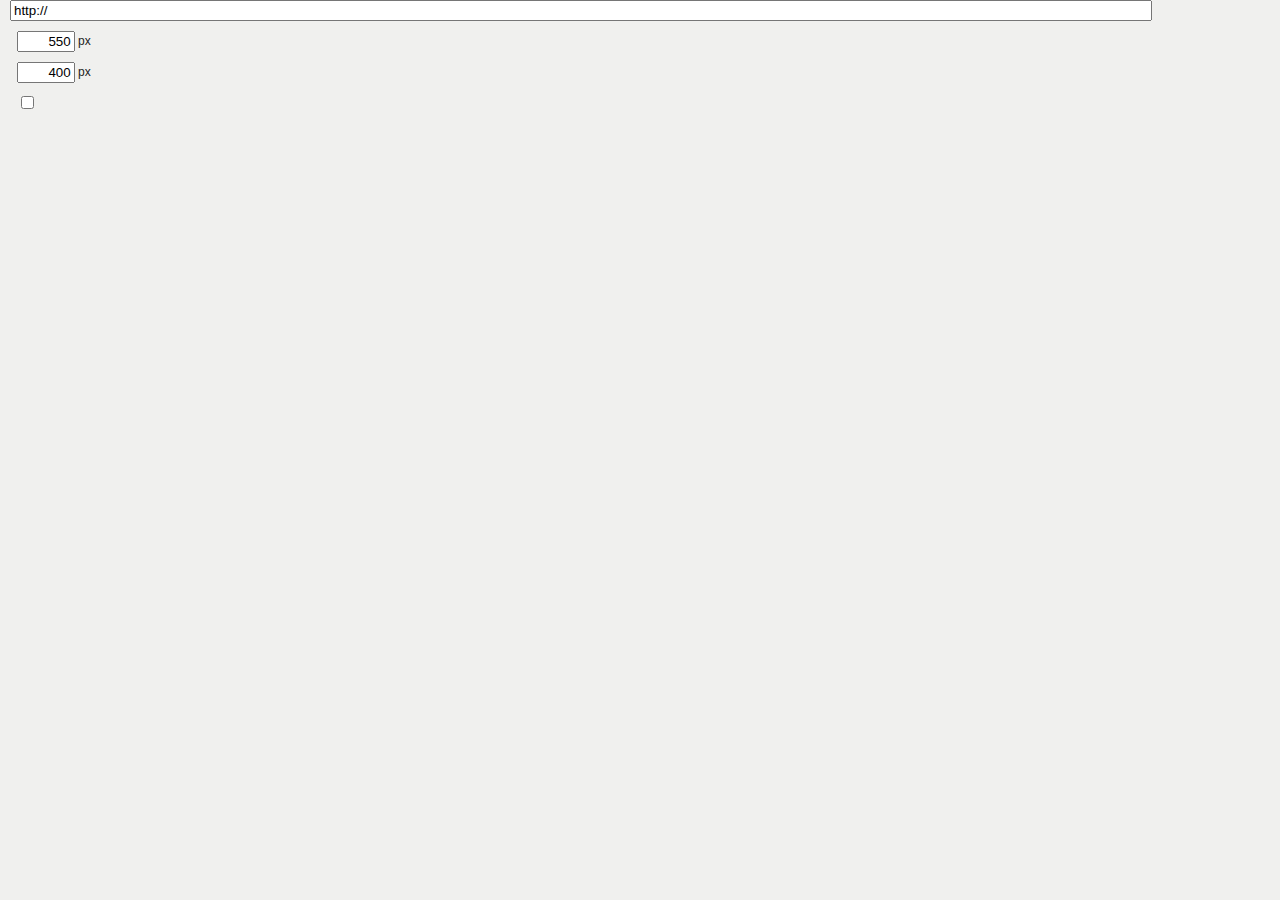
<file: WorkInfo/WebRoot/admin/editor/plugins/media.html>
<!doctype html>
<html>
	<head>
		<meta charset="utf-8" />
		<title>Media</title>
		<style type="text/css" rel="stylesheet">
			body {
				margin: 0;
				font:12px/1.5 "sans serif",tahoma,verdana,helvetica;
				background-color:#F0F0EE;
				color:#222222;
				overflow:hidden;
			}
			label {
				cursor:pointer;
			}
			.main {
				margin: 0 10px;
			}
			.table  {
				list-style-image:none;
				list-style-position:outside;
				list-style-type:none;
				margin:0;
				padding:0;
				display:block;
			}
			.table li {
				padding:0;
				margin-bottom:10px;
				display:list-item;
				line-height:1.5;
			}
			.table li label {
				font-weight:bold;
			}
			.table li input {
				vertical-align:middle;
			}
			.table li img {
				vertical-align:middle;
			}
		</style>
		<script type="text/javascript">
			var KE = parent.KindEditor;
			var id = KE.util.getParam(location.href, 'id');
			KE.event.ready(function() {
				KE.util.pluginLang('media', document);
				KE.util.hideLoadingPage(id);
			}, window, document);
		</script>
	</head>
	<body>
		<div class="main">
			<ul class="table">
				<li>
					<label for="url"><span id="lang.url"></span></label>
					<input type="text" id="url" name="url" value="http://" maxlength="255" style="width:90%;" />
				</li>
				<li>
					<label for="width"><span id="lang.width"></span></label>&nbsp;
					<input type="text" id="width" name="width" value="550" maxlength="4" style="width:50px;text-align:right;" /> px
				</li>
				<li>
					<label for="height"><span id="lang.height"></span></label>&nbsp;
					<input type="text" id="height" name="height" value="400" maxlength="4" style="width:50px;text-align:right;" /> px
				</li>
				<li>
					<label for="autostart"><span id="lang.autostart"></span></label>&nbsp;
					<input type="checkbox" id="autostart" name="autostart" value="1" />
				</li>
			</ul>
		</div>
	</body>
</html>
</file>
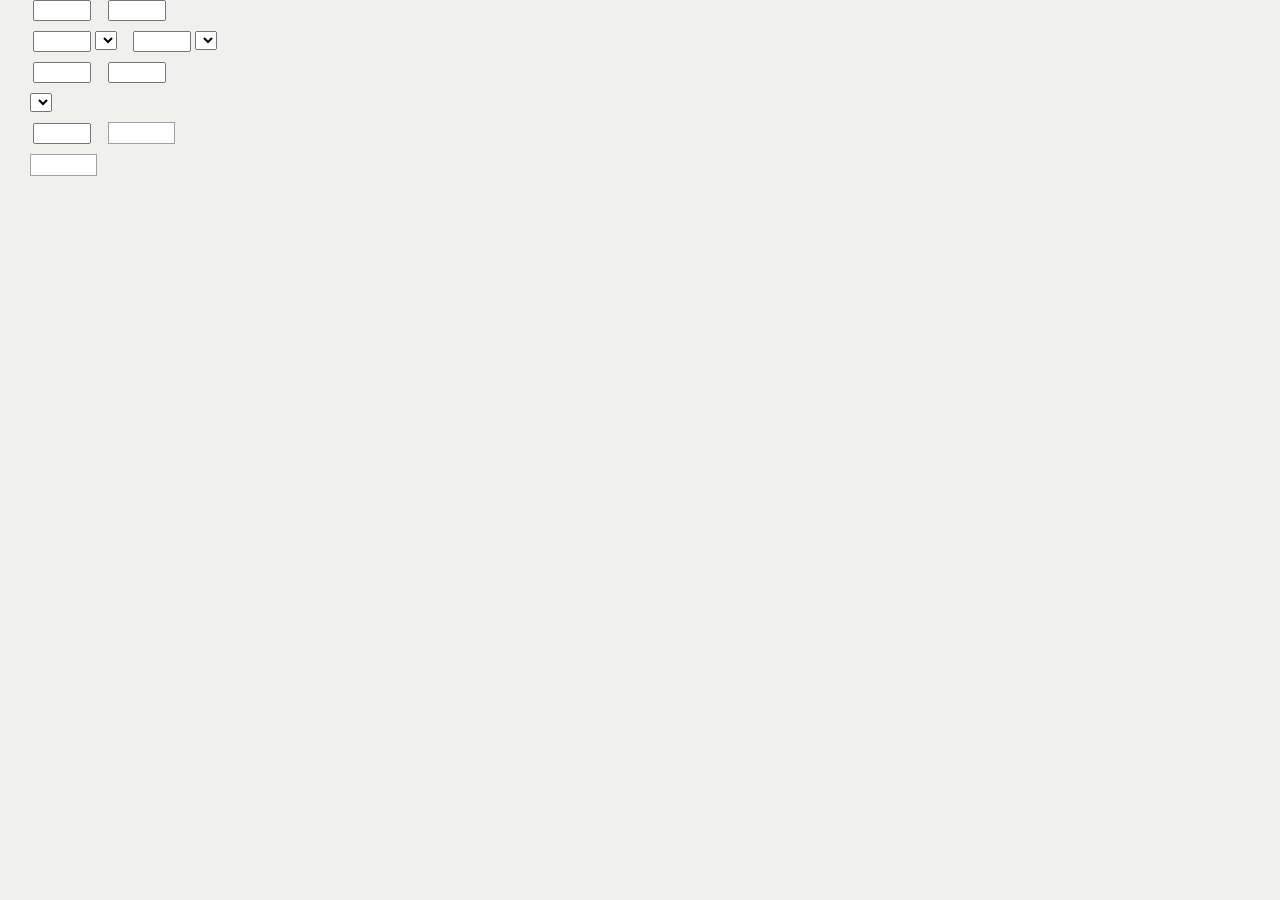
<file: WorkInfo/WebRoot/admin/editor/plugins/advtable/advtable.html>
<!doctype html>
<html>
	<head>
		<meta charset="utf-8" />
		<title>Table</title>
		<style type="text/css" rel="stylesheet">
			body {
				margin: 0;
				font:12px/1.5 "sans serif",tahoma,verdana,helvetica;
				background-color:#F0F0EE;
				color:#222222;
				overflow:hidden;
			}
			label {
				cursor:pointer;
				margin-right: 20px;
			}
			.main {
				margin: 0 10px;
			}
			.table {
				list-style-image:none;
				list-style-position:outside;
				list-style-type:none;
				margin:0;
				padding:0;
				display:block;
			}
			.table li {
				padding:0;
				margin-bottom:10px;
				display:list-item;
				line-height:1.5;
			}
			.table li label {
				font-weight:bold;
			}
			.table li input {
				vertical-align:middle;
			}
			.table li input.text {
				width:50px;
			}
			.margin-right-10 {
				margin-right:10px;
			}
			.color-picker {
				border: 1px solid #A0A0A0;
				background-color: #FFFFFF;
				font-size: 12px;
				width: 60px;
				height: 20px;
				line-height: 20px;
				padding-left: 5px;
				overflow: hidden;
				display: -moz-inline-stack;
				display: inline-block;
				vertical-align: middle;
				zoom: 1;
				*display: inline;
				cursor: pointer;
			}
		</style>
		<script type="text/javascript">
			var KE = parent.KindEditor;
			var id = KE.util.getParam(location.href, 'id');
			var mode = KE.util.getParam(location.href, 'mode');
			KE.event.ready(function() {
				var modeBox = KE.$('mode', document);
				var rowsBox = KE.$('rows', document);
				var colsBox = KE.$('cols', document);
				var widthBox = KE.$('width', document);
				var heightBox = KE.$('height', document);
				var widthTypeBox = KE.$('widthType', document);
				var heightTypeBox = KE.$('heightType', document);
				var paddingBox = KE.$('padding', document);
				var spacingBox = KE.$('spacing', document);
				var alignBox = KE.$('align', document);
				var borderBox = KE.$('border', document);
				var borderColorBox = KE.$('borderColor', document);
				var backgroundColorBox = KE.$('backgroundColor', document);
				var lang = KE.lang.plugins.advtable;
				widthTypeBox.options[0] = new Option(lang.percent, '%');
				widthTypeBox.options[1] = new Option(lang.px, 'px');
				heightTypeBox.options[0] = new Option(lang.percent, '%');
				heightTypeBox.options[1] = new Option(lang.px, 'px');
				alignBox.options[0] = new Option(lang.alignDefault, '');
				alignBox.options[1] = new Option(lang.alignLeft, 'left');
				alignBox.options[2] = new Option(lang.alignCenter, 'center');
				alignBox.options[3] = new Option(lang.alignRight, 'right');
				var rows = 3;
				var cols = 2;
				var width = 100;
				var height = '';
				var widthType = '%';
				var heightType = '%';
				var padding = 2;
				var spacing = 0;
				var align = '';
				var border = 1;
				var borderColor = '#000000';
				var backgroundColor = '';
				var table = KE.plugin.advtable.getSelectedTable(id);
				if (mode === 'default' && table) mode = 'update';
				if (mode === 'update') {
					rows = table.rows.length;
					cols = rows > 0 ? table.rows[0].cells.length : 0;
					rowsBox.disabled = true;
					colsBox.disabled = true;
					var tableWidth = table.style.width || table.width;
					var tableHeight = table.style.height || table.height;
					if (tableWidth !== undefined && tableWidth.match(/^(\d+)((?:px|%)*)$/)) {
						width = RegExp.$1;
						widthType = RegExp.$2;
					} else {
						width = '';
					}
					if (tableHeight !== undefined && tableHeight.match(/^(\d+)((?:px|%)*)$/)) {
						height = RegExp.$1;
						heightType = RegExp.$2;
					}
					padding = table.cellPadding || '';
					spacing = table.cellSpacing || '';
					align = table.align || '';
					border = (table.border === undefined) ? '' : table.border;
					borderColor = table.getAttribute('borderColor') || '';
					backgroundColor = table.style.backgroundColor || table.bgColor || '';
					borderColor = KE.util.rgbToHex(borderColor).toUpperCase();
					backgroundColor = KE.util.rgbToHex(backgroundColor).toUpperCase();
				}
				modeBox.value = mode;
				rowsBox.value = rows;
				colsBox.value = cols;
				widthBox.value = width;
				heightBox.value = height;
				widthTypeBox.value = widthType;
				heightTypeBox.value = heightType;
				paddingBox.value = padding;
				spacingBox.value = spacing;
				alignBox.value = align;
				borderBox.value = border;
				function setColor(el, color) {
					el.style.backgroundColor = color;
					el.style.color = (color == '#000000') ? '#FFFFFF' : '#000000';
					el.innerHTML = color;
				}
				setColor(borderColorBox, borderColor);
				setColor(backgroundColorBox, backgroundColor);
				var picker;
				var currentElement;
				function removePicker() {
					if (picker) {
						picker.remove();
						picker = null;
						currentElement = null;
					}
				}
				function onclickFunc(el) {
					if (picker && el === currentElement) {
						removePicker();
					} else {
						removePicker();
						var dialog = KE.g[id].dialogStack[0];
						dialog.beforeHide = removePicker;
						dialog.ondrag = removePicker;
						var scrollPos = KE.util.getScrollPos();
						var iframePos = KE.util.getElementPos(dialog.iframe);
						var pos = KE.util.getElementPos(el);
						picker = new KE.colorpicker({
							x : iframePos.x + pos.x - scrollPos.x,
							y : iframePos.y + pos.y - scrollPos.y + 22,
							z : dialog.zIndex + 1,
							onclick : function(color) {
								setColor(el, color);
								removePicker();
							},
							selectedColor : (el.innerHTML || '')
						});
						picker.create();
						currentElement = el;
					}
				}
				borderColorBox.onclick = function() {
					onclickFunc(borderColorBox);
				};
				backgroundColorBox.onclick = function() {
					onclickFunc(backgroundColorBox);
				};
				KE.util.pluginLang('advtable', document);
				KE.util.hideLoadingPage(id);
			}, window, document);
		</script>
	</head>
	<body>
		<div class="main">
			<input type="hidden" id="mode" name="mode" value="" /> 
			<ul class="table">
				<li>
					<label for="rows"><span id="lang.cells"></span></label>
					<span id="lang.rows"></span>&nbsp;<input type="text" id="rows" name="rows" value="" maxlength="4" class="text margin-right-10" />
					<span id="lang.cols"></span>&nbsp;<input type="text" id="cols" name="cols" value="" maxlength="4" class="text" />
				</li>
				<li>
					<label for="width"><span id="lang.size"></span></label>
					<span id="lang.width"></span>&nbsp;<input type="text" id="width" name="width" value="" maxlength="4" class="text" align="absmiddle" />
					<select id="widthType" name="widthType" align="absmiddle" class="margin-right-10"></select>
					<span id="lang.height"></span>&nbsp;<input type="text" id="height" name="height" value="" maxlength="4" class="text" align="absmiddle" />
					<select id="heightType" name="heightType" align="absmiddle" class="margin-right-10"></select>
				</li>
				<li>
					<label for="padding"><span id="lang.space"></span></label>
					<span id="lang.padding"></span>&nbsp;<input type="text" id="padding" name="padding" value="" maxlength="4" class="text margin-right-10" />
					<span id="lang.spacing"></span>&nbsp;<input type="text" id="spacing" name="spacing" value="" maxlength="4" class="text" />
				</li>
				<li>
					<label for="align"><span id="lang.align"></span></label>
					<select id="align" name="align"></select>
				</li>
				<li>
					<label for="border"><span id="lang.border"></span></label>
					<span id="lang.borderWidth"></span>&nbsp;<input type="text" id="border" name="border" value="" maxlength="4" class="text margin-right-10" />
					<span id="lang.borderColor"></span>&nbsp;<span id="borderColor" class="color-picker"></span>
				</li>
				<li>
					<label for="backgroundColor"><span id="lang.backgroundColor"></span></label>
					<span id="backgroundColor" class="color-picker"></span>
				</li>
			</ul>
		</div>
	</body>
</html>
</file>
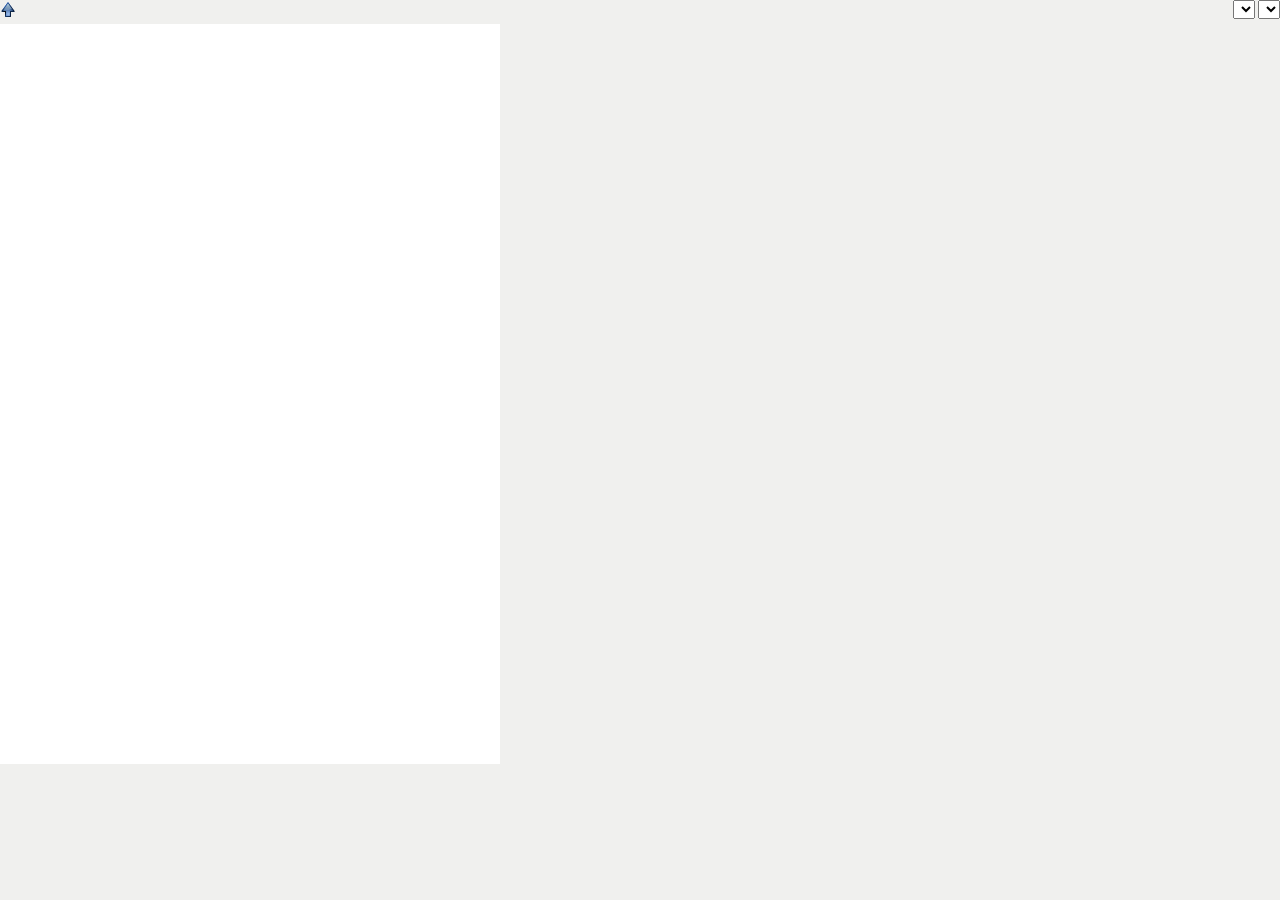
<file: WorkInfo/WebRoot/admin/editor/plugins/file_manager/file_manager.html>
<!doctype html>
<html>
	<head>
		<meta http-equiv="Content-Type" content="text/html; charset=UTF-8">
		<title>File Manager</title>
		<link type="text/css" rel="stylesheet" href="./file_manager.css" />
		<script type="text/javascript" charset="utf-8" src="./file_manager.js"></script>
	</head>
	<body>
		<table class="top" border="0" cellpadding="0" cellspacing="0" width="100%">
			<tr>
				<td>
					<img id="moveupImg" src="./images/go-up.gif" width="16" height="16" border="0" alt="" align="absmiddle" />
					<a id="moveup" href="javascript:;"><span id="lang.moveup"></span></a>
				</td>
				<td align="right">
					<span id="lang.viewType"></span><select id="viewType" name="viewType"></select>
					<span id="lang.orderType"></span><select id="orderType" name="orderType"></select>
				</td>
			</tr>
			<tr>
				<td height="5"></td>
				<td height="5"></td>
			</tr>
		</table>
		<div id="listDiv" class="file-list"></div>
		<div id="viewDiv" class="file-view"></div>
	</body>
</html>
</file>
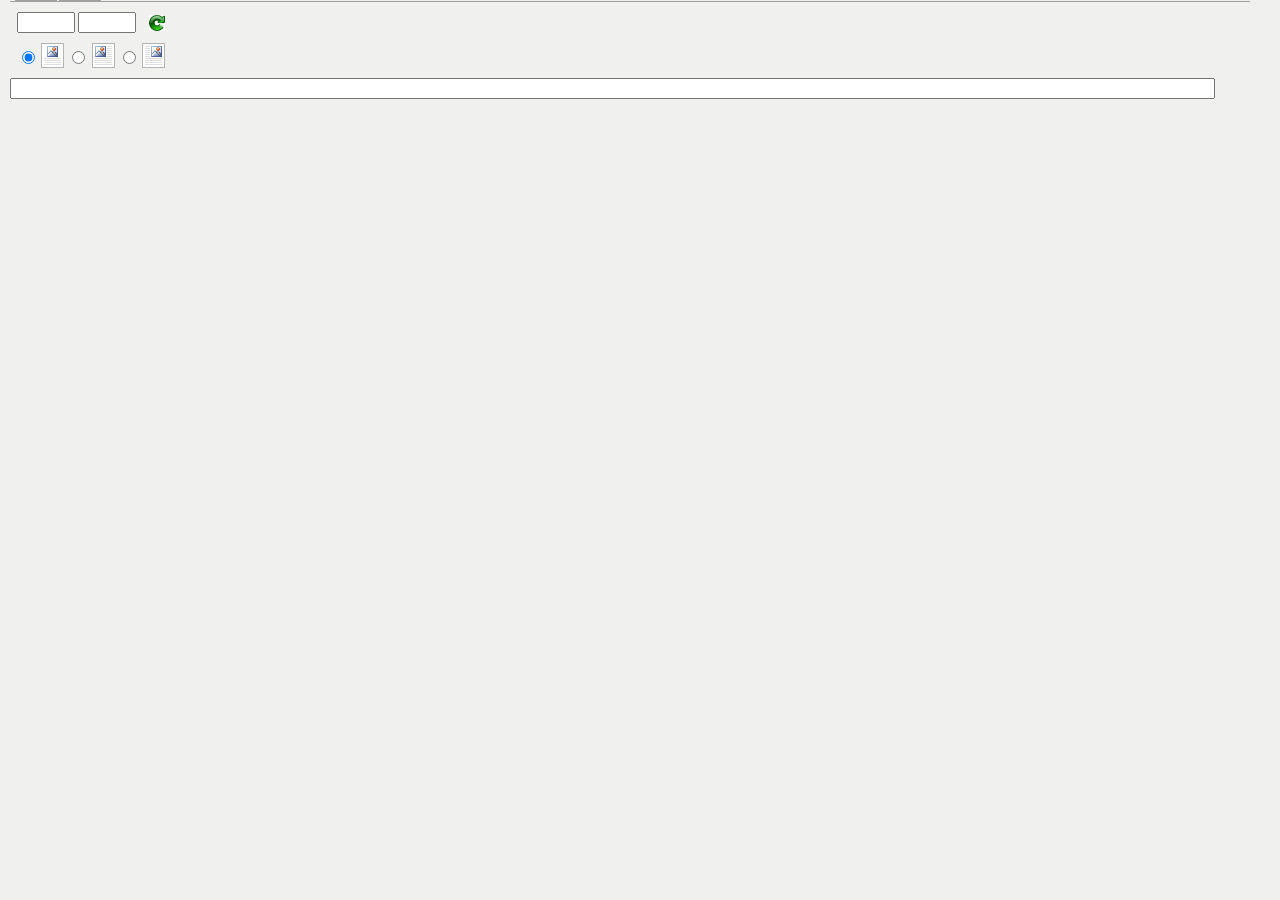
<file: WorkInfo/WebRoot/admin/editor/plugins/image/image.html>
<!doctype html>
<html>
	<head>
		<meta http-equiv="Content-Type" content="text/html; charset=GBK">
		<title>Image</title>
		<style type="text/css">
			body {
				margin: 0;
				font:12px/1.5 "sans serif",tahoma,verdana,helvetica;
				background-color:#F0F0EE;
				color:#222222;
				overflow:hidden;
			}
			form {
				margin:0;
			}
			label {
				cursor:pointer;
			}
			#resetBtn {
				margin-left:10px;
				cursor:pointer;
			}
			.main {
				margin: 0 10px;
			}
			.clearfix:after {
				content: ".";
				display: block;
				height: 0;
				clear: both;
				visibility: hidden;
			}
			.tab-navi {
				width:98%;
				border-bottom:1px solid #A0A0A0;
				padding-left:5px;
				margin-bottom:10px;
				
			}
			.tab-navi ul  {
				list-style-image:none;
				list-style-position:outside;
				list-style-type:none;
				margin:0;
				padding:0;
			}
			.tab-navi li {
				position: relative;
				border: 1px solid #A0A0A0;
				background-color: #E0E0E0;
				margin: 0 2px -1px 0;
				padding: 0 20px;
				float: left;
				line-height: 25px;
				text-align: center;
				color: #555555;
				cursor: pointer;
			}
			.tab-navi li.selected {
				background-color: #F0F0EE;
				border-bottom: 1px solid #F0F0EE;
				color: #000000;
				cursor: default;
			}
			.tab-navi li.on {
				background-color: #F0F0EE;
				color: #000000;
			}
			.table  {
				list-style-image:none;
				list-style-position:outside;
				list-style-type:none;
				margin:0;
				padding:0;
				display:block;
			}
			.table li {
				padding:0;
				margin-bottom:10px;
				display:list-item;
			}
			.table li label {
				font-weight:bold;
			}
			.table li input {
				vertical-align:middle;
			}
			.table li img {
				vertical-align:middle;
			}
		</style>
		<script type="text/javascript">
			var KE = parent.KindEditor;
			var id = KE.util.getParam(location.href, 'id');
			var fileManager = null;
			var allowUpload = (typeof KE.g[id].allowUpload == 'undefined') ? true : KE.g[id].allowUpload;
			var allowFileManager = (typeof KE.g[id].allowFileManager == 'undefined') ? false : KE.g[id].allowFileManager;
			var referMethod = (typeof KE.g[id].referMethod == 'undefined') ? '' : KE.g[id].referMethod;
			var imageUploadJson = (typeof KE.g[id].imageUploadJson == 'undefined') ? 'imageIns.jsp': KE.g[id].imageUploadJson;
			var lang = KE.lang.plugins.image;
			KE.event.ready(function() {
				var typeBox = KE.$('type', document);
				var urlBox = KE.$('url', document);
				var alignElements = document.getElementsByName('align');
				var fileBox = KE.$('imgFile', document);
				var widthBox = KE.$('imgWidth', document);
				var heightBox = KE.$('imgHeight', document);
				var titleBox = KE.$('imgTitle', document);
				var resetBtn = KE.$('resetBtn', document);
				var tabNavi = KE.$('tabNavi', document);
				var defaultImg = KE.$('defaultImg', document);
				var leftImg = KE.$('leftImg', document);
				var rightImg = KE.$('rightImg', document);
				var viewServer = KE.$('viewServer', document);
				var liList = tabNavi.getElementsByTagName('li');
				var selectTab = function(num) {
					if (num == 1) resetBtn.style.display = 'none';
					else resetBtn.style.display = '';
					widthBox.value = '';
					heightBox.value = '';
					titleBox.value = '';
					alignElements[0].checked = true;
					for (var i = 0, len = liList.length; i < len; i++) {
						var li = liList[i];
						if (i === num) {
							li.className = 'selected';
							li.onclick = null;
						} else {
							if (allowUpload) {
								li.className = '';
								li.onmouseover = function() { KE.addClass(this, 'on'); };
								li.onmouseout = function() { KE.removeClass(this, 'on'); };
								li.onclick = (function (i) {
									return function() {
										if (!fileManager) selectTab(i);
									};
								})(i);
							} else {
								li.parentNode.removeChild(li);
							}
						}
						KE.$('tab' + (i + 1), document).style.display = 'none';
					}
					typeBox.value = num + 1;
					KE.$('tab' + (num + 1), document).style.display = '';
				}
				if (!allowFileManager) {
					viewServer.parentNode.removeChild(viewServer);
					urlBox.style.width = '300px';
				}
				selectTab(0);
				var imgNode = KE.plugin['image'].getSelectedNode(id);
				if (imgNode) {
					var tempDiv = KE.$$('div', KE.g[id].iframeDoc);
					tempDiv.appendChild(imgNode.cloneNode(false));
					var imgHtml = tempDiv.innerHTML;
					var src = imgNode.src;
					if (imgHtml.match(/kesrc="([^"]+)"/i)) src = RegExp.$1;
					urlBox.value = src;
					widthBox.value = imgNode.width;
					heightBox.value = imgNode.height;
					titleBox.value = (typeof imgNode.alt != 'undefined') ? imgNode.alt : imgNode.title;
					for (var i = 0, len = alignElements.length; i < len; i++) {
						if (alignElements[i].value == imgNode.align) {
							alignElements[i].checked = true;
							break;
						}
					}
				}
				KE.event.add(viewServer, 'click', function () {
					if (fileManager) return false;
					fileManager = new KE.dialog({
						id : id,
						cmd : 'file_manager',
						file : 'file_manager/file_manager.html?id=' + id + '&ver=' + KE.version,
						width : 500,
						height : 400,
						loadingMode : true,
						title : KE.lang.fileManager,
						noButton : KE.lang.no,
						afterHide : function() {
							fileManager = null;
						}
					});
					fileManager.show();
				});
				KE.$('uploadForm', document).action = imageUploadJson;
				KE.$('referMethod', document).value = referMethod;
				var alignIds = ['default', 'left', 'right'];
				for (var i = 0, len = alignIds.length; i < len; i++) {
					KE.event.add(KE.$(alignIds[i] + 'Img', document), 'click', (function(i) {
						return function() {
							KE.$(alignIds[i] + 'Chk', document).checked = true;
						};
					})(i));
				}
				KE.event.add(resetBtn, 'click', function() {
					var g = KE.g[id];
					var img = KE.$$('img', g.iframeDoc);
					img.src = urlBox.value;
					img.style.position = 'absolute';
					img.style.visibility = 'hidden';
					img.style.top = '0px';
					img.style.left = '1000px';
					g.iframeDoc.body.appendChild(img);
					widthBox.value = img.width;
					heightBox.value = img.height;
					g.iframeDoc.body.removeChild(img);
				});
				KE.util.pluginLang('image', document);
				viewServer.value = lang.viewServer;
				resetBtn.alt = resetBtn.title = lang.resetSize;
				defaultImg.alt = defaultImg.title = lang.defaultAlign;
				leftImg.alt = leftImg.title = lang.leftAlign;
				rightImg.alt = rightImg.title = lang.rightAlign;
				KE.util.hideLoadingPage(id);
			}, window, document);
		</script>
	</head>
	<body>
		<div class="main">
			<div id="tabNavi" class="tab-navi">
				<ul class="clearfix">
					<li><span id="lang.remoteImage"></span></li>
					<li><span id="lang.localImage"></span></li>
				</ul>
			</div>
			<iframe name="uploadIframe" id="uploadIframe" style="display:none;"></iframe>
			<input type="hidden" id="type" name="type" value="" />
			<form id="uploadForm" name="uploadForm" method="post" enctype="multipart/form-data" target="uploadIframe">
				<input type="hidden" id="editorId" name="id" value="" />
				<input type="hidden" id="referMethod" name="referMethod" value="" />
				<input type="hidden" name="imgBorder" value="0" />
				<ul class="table">
					<li>
						<div id="tab1" style="display:none;">
							<label for="url"><span id="lang.remoteUrl"></span></label>&nbsp;
							<input type="text" id="url" name="url" value="http://" maxlength="255" style="width:230px;" />
							<input type="button" id="viewServer" name="viewServer" value="" />
						</div>
						<div id="tab2" style="display:none;">
							<label for="imgFile"><span id="lang.localUrl"></span></label>&nbsp;
							<input type="file" id="imgFile" name="imgFile" style="width:300px;" />
						</div>
					</li>
					<li>
						<label for="imgWidth"><span id="lang.size"></span></label>&nbsp;
						<span id="lang.width"></span> <input type="text" id="imgWidth" name="imgWidth" value="" maxlength="4" style="width:50px;text-align:right;" />
						<span id="lang.height"></span> <input type="text" id="imgHeight" name="imgHeight" value="" maxlength="4" style="width:50px;text-align:right;" />
						<img src="./images/refresh.gif" width="16" height="16" id="resetBtn" alt="" title="" />
					</li>
					<li>
						<label><span id="lang.align"></span></label>&nbsp;
						<input type="radio" id="defaultChk" name="align" value="" checked="checked" /> <img id="defaultImg" src="./images/align_top.gif" width="23" height="25" border="0" alt="" title="" />
						<input type="radio" id="leftChk" name="align" value="left" /> <img id="leftImg" src="./images/align_left.gif" width="23" height="25" border="0" alt="" title="" />
						<input type="radio" id="rightChk" name="align" value="right" /> <img id="rightImg" src="./images/align_right.gif" width="23" height="25" border="0" alt="" title="" />
					</li>
					<li>
						<label for="imgTitle"><span id="lang.imgTitle"></span></label>
						<input type="text" id="imgTitle" name="imgTitle" value="" maxlength="255" style="width:95%;" />
					</li>
				</ul>
			</form>
		</div>
	</body>
</html>
</file>
<file: nin_springBoot_v1.0/target/classes/static/vanilla-cream-css/style.css>
/*
Kit Name: Vanilla Cream
Kit URI: http://pixelkit.com/kits/light-ui-kit
Description: 100+ elements
Version: 1.0
Author: PixelKit
Author URI: http://pixelkit.com

CSS STRUCTURE:

1. GENERAL TYPOGRAPHY
	- Fonts
	- Global Reset
	- General Styles
	- Clear Floats
	- Typography
	- Buttons
	- Custom checkboxes, radios
	- Ribbons
	- Badges
	- Rating Stars

2. PAGE ITEMS, WIDGETS
	- Table Pricing
	- Sidebar widgets
		- Widget Tags
		- Widget Calendar
	- Comments
	- Forms
    	    - Comment Form
    	    - Login Form
    	    - Search Form
	- Dividers
	- Tabs
    	    - Tabs Style 1
    	    - Tabs Style 2

3. INDEX PAGE
    - Header (Kit Name)
	- Main Menu
	- Dropdown Menu
	        - Dropdown Menu Style 1
	        - Dropdown Menu Style 2
	- Contact Form styled
	- Login Form styled
	- Search Form styled
	- Progress Bars
	- Knobs
	- Simple Message Field
	- Scroll Bars
	- Avatar Placeholder
	- Simple Graph
	- Image Slider
	- Notifications
	- Share Button
	- List Selector

/*===================================================*/
/* 1. GENERAL TYPOGRAPHY */
/*===================================================*/

/*-----------------------------------*/
/* Fonts */
/*-----------------------------------*/

@import url(http://fonts.googleapis.com/css?family=Open+Sans:300italic,400italic,600italic,700italic,800italic,300,400,600,700,800);

/*-----------------------------------*/
/* Global Reset */
/*-----------------------------------*/

html, body, div, span, applet, object, iframe, h1, h2, h3, h4, h5, h6, p, blockquote, pre, a, abbr, acronym, address, big, cite, code, del, dfn, em, img, ins, kbd, q, s, samp, small, strike, strong, sub, sup, tt, var, b, u, i, center, dl, dt, dd, ol, ul, li, fieldset, form, label, legend, table, caption, tbody, tfoot, thead, tr, th, td, article, aside, canvas, details, embed, figure, figcaption, footer, header, hgroup, menu, nav, output, ruby, section, summary, time, mark, audio, video {
	margin: 0;
	padding: 0;
	border: 0;
	font-size: 100%;
	font: inherit;
	vertical-align: baseline; }
article, aside, details, figcaption, figure, footer, header, hgroup, menu, nav, section {
	display: block}
body {
	line-height: 1; }
ol, ul {
	list-style: none; }
blockquote, q {
	quotes: none; }
blockquote:before, blockquote:after, q:before, q:after {
	content: '';
	content: none; }
table {
	border-collapse: collapse;
	border-spacing: 0}

html { font-size: 100%; -webkit-text-size-adjust: 100%; -ms-text-size-adjust: 100%; -webkit-font-smoothing: antialiased; }

/*-----------------------------------*/
/* General Styles */
/*-----------------------------------*/

body {
    font-family: 'Open Sans', sans-serif;
	font-weight: 400;
    color:#605647;
	font-size:13px;
	position:relative;
	background: url(images/bg.jpg) center top repeat;
}
::-moz-selection {
	background: #aba98c;
	color: #000;
	text-shadow: none;
}
::selection {
	background: #aba98c;
	color: #333;
	text-shadow: none;
}
a:hover,
a:focus {
	color: #8D8569;
	text-decoration: none;
}
a:active{background-color: transparent;}

input, textarea, input[type="submit"]:focus, div {
    outline: 0 none;
    font-family: 'Open Sans', sans-serif;
}
button, input, select, textarea {vertical-align: top; margin: 0;}

.alpha{margin-left:0 !important;}
.omega{margin-right:0 !important;}

/*-----------------------------------*/
/* Clear Floats */
/*-----------------------------------*/

html body * span.clear,
html body * div.clear,
html body * li.clear,
html body * dd.clear {
	background: none;
	border: 0;
	clear: both;
	display: block;
	float: none;
	font-size: 0;
	list-style: none;
	margin: 0;
	padding: 0;
	overflow: hidden;
	visibility: hidden;
	width: 0;
	height: 0;
}

.clearfix {
	*zoom: 1;
}
.clearfix:before,
.clearfix:after {
	display: table;
	line-height: 0;
	content: "";
}
.clearfix:after {
	clear: both;
}

/*-----------------------------------*/
/* Typography */
/*-----------------------------------*/

h1, h2, h3, h4, h5, h6 {
	color: #3E362B;
    font-weight: 600;
	line-height:1.2em;
	margin-bottom:.7em;
	text-shadow: 0 1px 1px #FFF;
}
h1{font-size:29px}
h2{font-size:25px}
h3{font-size:23px}
h4{font-size:19px}
h5{font-size:17px}
h6{font-size:14px}

em{font-style: italic;}
strong{font-weight: 700;}
small{font-size: 85%;}

i{
	position: relative;
	top: 0;
	left: 0;
	display: inline-block;
	overflow: hidden;
	text-decoration: none;
	font-style: normal;
	background-repeat: no-repeat;
	margin-right: 15px;
}
p{
	line-height: 21px;
	margin-bottom: 16px;
    text-shadow: 0 2px 0 rgba(255,255,255,0.5);
}
.margin-30{margin-bottom:30px;}

h6.foo{
    font-size: 10px;
	color:#807367;
	text-shadow:none;
	margin:20px 0;
}

/*-----------------------------------*/
/* Buttons */
/*-----------------------------------*/

/* foo classes */
.buttons-wrap{margin-bottom: 50px;}
.buttons{margin-bottom:20px;}
.buttons .btn{margin-right:10px;}
.buttons .btn.btn-left.btn-green,
.buttons .btn.btn-right.btn-green,
.buttons .btn.btn-acute{margin-right:0;}
.buttons-mini{margin-bottom:10px;}
.buttons-mini .btn{margin-right:1px;}
/* end foo classes */

.btn:hover, .btn:focus {
    -webkit-transition: background-position .0s linear;
    -moz-transition: background-position .0s linear;
    -o-transition: background-position .0s linear;
    transition: background-position .0s linear;
}
.btn:hover, .btn:focus, .btn:active, .btn.active, .btn.disabled, .btn[disabled] {
    background-color: transparent;
}
.btn.active, .btn:active,
.btn.btn-white.active, .btn.btn-white:active,
.btn.btn-large.active, .btn.btn-large:active,
.btn.btn-follow.active, .btn.btn-follow:active{
    background-image:url(images/buttons.png);
    -webkit-box-shadow: none;
    -moz-box-shadow: none;
    box-shadow: none;
}

.btn{
    display:inline-block;
    background-image:url(images/buttons.png);
    background-repeat:no-repeat;
    background-color: transparent;
    background-position:right -42px;
    height: 42px;
    line-height: 36px;
    padding: 0;
    padding-right:30px;
    border: 0 none;
    border-radius: 0;
    -webkit-border-radius: 0;
    -moz-border-radius: 0;
    box-shadow: none;
    -webkit-box-shadow: none;
    -moz-box-shadow: none;
}
.btn span,
.btn input{
    display:block;
    background-image:url(images/buttons.png);
    background-repeat:no-repeat;
    background-position:left 0;
    background-color: transparent;
    padding: 0;
    padding-left:30px;
    height: 42px;
    line-height:36px;
    border:none;
    outline:none;
    color: #fff;
    text-shadow:1px 1px 1px rgba(132, 101, 51, 0.6);
    font-size: 13px;
    font-weight: 400;
    white-space: nowrap;
}
.btn input{padding-bottom: 6px;}

.btn.btn-white span,
.btn.btn-white input{
    color: #504433;
    text-shadow:1px 1px 1px rgba(255,255,255,0.75);
}
.btn:hover, .btn:focus{
    background-position:right -42px;
    background-image:url(images/buttons.png);
    background-color: transparent;
    color: #fefae5;
}
.btn.btn-large{
    height: 50px;
    line-height: 48px;
}
.btn.btn-large span,
.btn.btn-large input{
    height: 50px;
    line-height: 48px;
    font-size:18px;
    font-weight: 700;
    text-transform: uppercase;
}
.btn.btn-follow{
    height: 30px;
    line-height: 26px;
    padding-right:20px;
}
.btn.btn-follow span,
.btn.btn-follow input{
    height: 30px;
    line-height: 26px;
}
.btn.btn-search{
    height: 40px;
    line-height: 34px;
    padding-right:40px;
}
.btn.btn-search span,
.btn.btn-search input{
    height: 40px;
    line-height: 34px;
    padding-left:12px;
}
.btn.btn-green span, .btn.btn-green input{text-shadow: 1px 1px 1px #7c9b5f;}
.btn.btn-acute span, .btn.btn-acute input{color:#665b4d; text-shadow: 1px 1px 1px #fff;}

.btn.btn-mini, input.btn.btn-mini{
    width: 29px;
    height: 29px;
    padding: 0;
    background-image:url(images/buttons-mini.png);
    background-repeat:no-repeat;
    background-position:0 0;
}

/* Button Shapes */

.btn.btn-mini.btn-play, input.btn.btn-mini.btn-play{background-position:-29px 0;}
.btn.btn-mini.btn-close, input.btn.btn-mini.btn-close{background-position:-58px 0;}

.btn.btn-hover span, .btn.btn-hover input, .btn.btn-hover span, .btn.btn-hover input{background-position:left -84px;}
.btn.btn-hover, .btn.btn-hover{background-position:right -126px;}
.btn.btn-hover:hover span, .btn.btn-hover:hover input, .btn.btn-hover.hover span, .btn.btn-hover.hover input{background-position:left -168px;}
.btn.btn-hover:hover, .btn.btn-hover.hover{background-position:right -210px;}
.btn.btn-hover:active span, .btn.btn-hover:active input, .btn.btn-hover.active span, .btn.btn-hover.active input{background-position:left -252px;}
.btn.btn-hover:active, .btn.btn-hover.active{background-position:right -294px;}

.btn.btn-white span, .btn.btn-white input{background-position:left -336px;}
.btn.btn-white{background-position:right -378px;}

.btn.btn-left span, .btn.btn-left input{background-position:left -420px;}
.btn.btn-left{background-position:right -462px; padding-right: 25px;}
.btn.btn-right span, .btn.btn-right input{background-position:left -504px;  padding-left: 25px;}
.btn.btn-right{background-position:right -546px;}

.btn.btn-left.btn-green span, .btn.btn-left.btn-green input{background-position:left -588px; line-height: 34px; padding-left: 22px; font-size: 11px;}
.btn.btn-left.btn-green{background-position:right -630px; padding-right: 13px;}
.btn.btn-right.btn-green span, .btn.btn-right.btn-green input{background-position:left -672px; padding-left: 13px; line-height: 34px; font-size: 11px;}
.btn.btn-right.btn-green{background-position:right -714px; padding-right: 22px;}
.btn.btn-acute span, .btn.btn-acute input{background-position:left -756px; padding-left: 20px; font-size: 11px;}
.btn.btn-acute{background-position:right -798px; padding-right: 20px; }

.btn.btn-large span, .btn.btn-large input{background-position:left -840px;}
.btn.btn-large{background-position:right -890px;}

.btn.btn-follow span, .btn.btn-follow input{background-position:left -940px;}
.btn.btn-follow {background-position:right -970px;}

.btn.btn-search span, .btn.btn-search input{background-position:left -1000px;}
.btn.btn-search {background-position:right -1040px;}

/*-----------------------------------*/
/* Custom checkboxes, radios */
/*-----------------------------------*/

.custom-checkbox,.custom-radio {position:relative;}
.custom-checkbox label::selection, .custom-radio label::selection {background: transparent; color: inherit;}
.custom-checkbox input, .custom-radio input {position:absolute; top:3px; left:13px; margin:0; border:none; width:1px; height:1px; display:none;}
.custom-checkbox input {left:4px;}
.checkbox-middle .custom-checkbox input {left:13px; top:2px;}
.checkbox-large .custom-checkbox input {left:13px; top:3px;}
.ie8 .custom-checkbox input, .ie8 .custom-radio input {display:block;}
.custom-checkbox label.focus,.custom-radio label.focus {outline: 0;}

.custom-checkbox label,.custom-radio label {
    display:block;
    position:relative;
    height:28px;
    line-height:24px;
    padding-left:36px;
    margin-bottom:6px;
    cursor:pointer;
    color:#6b6049;
    font-weight: 600;
    background-repeat:no-repeat;
    background-position:0 0;
    background-image: url(images/styled_checkbox.png);
}
.custom-radio label {
    height:29px;
    line-height:25px;
    margin-bottom:4px;
    background-image: url(images/styled_radiobutton.png);
}
.custom-checkbox label.checked,.custom-radio label.checked {
    background-position:0 -100px;
}
.checkbox-middle .custom-checkbox label {
    height: 27px;
    line-height: 23px;
    padding-left:60px;
    background-image: url(images/styled_checkbox_middle.png);
}
.checkbox-large .custom-checkbox label {
    height: 27px;
    line-height: 23px;
    padding-left:80px;
    background-image: url(images/styled_checkbox_large.png);
}

/*-----------------------------------*/
/* Ribbons */
/*-----------------------------------*/

.ribbon{
	height:53px;
	padding-right:40px;
	display: inline-block;
	background-image:url(images/ribbons.png);
	background-repeat: no-repeat;
	background-position: right -53px;
}
.ribbon span{
	display:block;
	height:53px;
	line-height: 42px;
	padding-left:50px;
	background-image:url(images/ribbons.png);
	background-repeat: no-repeat;
	background-position: left 0;
	font-size:14px;
	color:#8b5c1f;
	white-space: nowrap;
}
.ribbon.ribbon-green span{
    background-position:left -106px;
    color:#fff;
    text-shadow:0 1px 1px #8ea972;
}
.ribbon.ribbon-green{background-position:right -159px;}
.ribbon.ribbon-brown span{
    background-position:left -212px;
    color:#fff;
    text-shadow:0 1px 1px #B59562;
}
.ribbon.ribbon-brown{background-position:right -265px;}

/*-----------------------------------*/
/* Badges */
/*-----------------------------------*/

.badge:empty {display: inline-block;}

.badge{
	position: relative;
	width:83px;
	height:83px;
	background-image:url(images/badges_text.png);
	background-repeat: no-repeat;
	background-position: 0 -83px;
	padding: 0;
	background-color: transparent;
	border-radius:0;
	-webkit-border-radius:0;
	-moz-border-radius:0;
}
.badge.badge-try{background-position:0 0;}
.badge.badge-popular{background-position:-83px 0;}
.badge.badge-discount{background-position:-166px 0;}
.badge.badge-fresh{background-position:-83px -83px;}
.badge.badge-sale{background-position:-166px -83px;}

.badge.style2{
    width:100px;
    height:98px;
    background-position: 0 -166px;
}
.badge.style2.badge-green{background-position:-100px -166px;}
.badge.style2.badge-brown{background-position:-200px -166px;}

.badges .badge.style2 {margin-right: -34px;}

/*-----------------------------------*/
/* Rating Stars */
/*-----------------------------------*/

.rating {margin-bottom: 30px;}
.rating span.star{display:block; float:left; width:19px; height:19px; padding-right: 2px; background-repeat: no-repeat;}
.rating span.off{background-image: url(images/icons/star_off.png);}
.rating span.on,
.rating span.star:hover,
.rating span.over{background-image: url(images/icons/star_on.png); cursor:pointer;}

/*===================================================*/
/* 2. PAGE ITEMS, WIDGETS */
/*===================================================*/

.content, .sidebar{padding-top: 20px; padding-bottom: 30px;}
#middle{position: relative; z-index: 0;}
#middle.sidebar_left > .container > .row > .col-sm-8{float:right;}

.boxed {
    background: rgb(253,253,251);
    background: url([data-uri]);
    background: -moz-linear-gradient(top,  rgba(253,253,251,1) 0%, rgba(248,246,241,1) 1%, rgba(245,242,235,1) 100%);
    background: -webkit-gradient(linear, left top, left bottom, color-stop(0%,rgba(253,253,251,1)), color-stop(1%,rgba(248,246,241,1)), color-stop(100%,rgba(245,242,235,1)));
    background: -webkit-linear-gradient(top,  rgba(253,253,251,1) 0%,rgba(248,246,241,1) 1%,rgba(245,242,235,1) 100%);
    background: -o-linear-gradient(top,  rgba(253,253,251,1) 0%,rgba(248,246,241,1) 1%,rgba(245,242,235,1) 100%);
    background: -ms-linear-gradient(top,  rgba(253,253,251,1) 0%,rgba(248,246,241,1) 1%,rgba(245,242,235,1) 100%);
    background: linear-gradient(to bottom,  rgba(253,253,251,1) 0%,rgba(248,246,241,1) 1%,rgba(245,242,235,1) 100%);
    filter: progid:DXImageTransform.Microsoft.gradient( startColorstr='#fdfdfb', endColorstr='#f5f2eb',GradientType=0 );
    border-radius:8px;
	-webkit-border-radius:8px;
	-moz-border-radius:8px;
    -webkit-box-shadow: 1px 3px 5px #B5ADA2;
    -moz-box-shadow: 1px 3px 5px #B5ADA2;
    box-shadow: 1px 3px 5px #B5ADA2;
	margin-bottom:50px;
	position: relative;
	z-index: 0;
}
.boxed.boxed-cream {
    border-top: 1px solid #f6f6f6;
    background: rgb(244,241,235);
    background: url([data-uri]);
    background: -moz-linear-gradient(top,  rgba(244,241,235,1) 0%, rgba(237,233,224,1) 1%, rgba(228,223,210,1) 100%);
    background: -webkit-gradient(linear, left top, left bottom, color-stop(0%,rgba(244,241,235,1)), color-stop(1%,rgba(237,233,224,1)), color-stop(100%,rgba(228,223,210,1)));
    background: -webkit-linear-gradient(top,  rgba(244,241,235,1) 0%,rgba(237,233,224,1) 1%,rgba(228,223,210,1) 100%);
    background: -o-linear-gradient(top,  rgba(244,241,235,1) 0%,rgba(237,233,224,1) 1%,rgba(228,223,210,1) 100%);
    background: -ms-linear-gradient(top,  rgba(244,241,235,1) 0%,rgba(237,233,224,1) 1%,rgba(228,223,210,1) 100%);
    background: linear-gradient(to bottom,  rgba(244,241,235,1) 0%,rgba(237,233,224,1) 1%,rgba(228,223,210,1) 100%);
    filter: progid:DXImageTransform.Microsoft.gradient( startColorstr='#f4f1eb', endColorstr='#e4dfd2',GradientType=0 );
}

/*-----------------------------------*/
/* Table Pricing */
/*-----------------------------------*/

.pricing_box {
    position:relative;
    clear:both;
    margin-bottom:50px;
}
.price_col{
    margin-bottom:40px !important;
}
.price_col .badge{
    display: none;
    position: absolute;
    top:-6px;
    right: -7px;
    z-index: 3;
}
.price_col.col_active .badge{display: block;}
.pricing_box ul {text-align: center;}

.pricing_box .price_item{
    -webkit-box-shadow: 2px 2px 8px rgba(194, 187, 177, 0.89);
    -moz-box-shadow: 2px 2px 8px rgba(194, 187, 177, 0.89);
    box-shadow: 2px 2px 8px rgba(194, 187, 177, 0.89);
    position: relative;
    border:none;
    border-radius: 6px;
    -webkit-border-radius: 6px;
    -moz-border-radius: 6px;
    background: #f1eee6;
    text-align: center;
}

.price_col.col_active .price_item,
.price_style2 .price_item{
    background: #f5f3ee;
}
.price_style2 .price_item{margin:0 20px;}

.price_col.price_col_red .price_item{background: #f4f4f4;}
.price_col.price_col_blue .price_item{background: #d9e8f2;}

.pricing_box li.price_col {
    display:inline-block;
    padding:0;
    position:relative;
}
.pricing_box.price_style2 li.price_col {
    display:block;
    padding:0 15px;
    position:relative;
}
.price_style1 .price_col.col_active{
    margin: 0 -36px;
    top:12px;
    z-index: 1;
}
.price_style1 .price_col .price_item {
    width:250px;
    position: relative;
}
.price_style1 .price_col.col_active .price_item {width:240px;}

/*Pricing Head*/

.price_col_head{padding:16px 10px;}
.price_col.col_active .price_col_head,
.price_style2 .price_col_head{
    padding:21px 10px;
}
.price_col_head .price,
.price_col_head .price sup,
.price_col_head .price em,
.price_col_head .price span{
    display: inline-block;
}
.price_col_head .price{text-shadow: 1px 1px 1px #A88C5E;}
.price_col_green .price_col_head .price{text-shadow: 1px 1px 1px #7b955f;}
.price_col_light .price_col_head .price{text-shadow: none;}

.price_col_head .price sup {
    font-size: 18px;
    color: #fff7bf;
    top:-17px;
}
.price_col_head .price em {
    font-size: 44px;
    color: #fff;
    font-style: normal;
}
.price_col_head .price span {
    font-size: 15px;
    color: #fffbde;
}
.price_col.col_active .price_col_head .price sup,
.price_style2 .price_col_head .price sup{
    font-size: 22px;
    top:-20px;
}
.price_col.col_active .price_col_head .price em,
.price_style2 .price_col_head .price em {
    font-size: 52px;
}
.price_col.col_active .price_col_head .price span,
.price_style2 .price_col_head .price span {
    font-size: 18px;
}
.price_col_light .price_col_head .price sup,
.price_col_light .price_col_head .price span{
    color: #584215;
}

.price_col .price_col_head {
    position:relative;
    border-radius: 6px 6px 0 0;
    -webkit-border-radius: 6px 6px 0 0;
    -moz-border-radius: 6px 6px 0 0;
    border-bottom: 1px solid #bd8842;
    -webkit-box-shadow: inset 1px 2px 2px rgba(240, 224, 190, 0.6);
    -moz-box-shadow: inset 1px 2px 2px rgba(240, 224, 190, 0.6);
    box-shadow: inset 1px 2px 2px rgba(240, 224, 190, 0.6);
    background: rgb(233,209,154);
    background: url([data-uri]);
    background: -moz-linear-gradient(top,  rgba(233,209,154,1) 0%, rgba(208,157,80,1) 100%);
    background: -webkit-gradient(linear, left top, left bottom, color-stop(0%,rgba(233,209,154,1)), color-stop(100%,rgba(208,157,80,1)));
    background: -webkit-linear-gradient(top,  rgba(233,209,154,1) 0%,rgba(208,157,80,1) 100%);
    background: -o-linear-gradient(top,  rgba(233,209,154,1) 0%,rgba(208,157,80,1) 100%);
    background: -ms-linear-gradient(top,  rgba(233,209,154,1) 0%,rgba(208,157,80,1) 100%);
    background: linear-gradient(to bottom,  rgba(233,209,154,1) 0%,rgba(208,157,80,1) 100%);
    filter: progid:DXImageTransform.Microsoft.gradient( startColorstr='#e9d19a', endColorstr='#d09d50',GradientType=0 );
}
.price_col.price_col_green .price_col_head {
    border-bottom: 1px solid #6a923d;
    -webkit-box-shadow: inset 1px 2px 2px rgba(213, 231, 168, 0.8);
    -moz-box-shadow: inset 1px 2px 2px rgba(213, 231, 168, 0.8);
    box-shadow: inset 1px 2px 2px rgba(213, 231, 168, 0.8);
    background: rgb(192,215,140);
    background: url([data-uri]);
    background: -moz-linear-gradient(top,  rgba(192,215,140,1) 0%, rgba(118,170,73,1) 100%);
    background: -webkit-gradient(linear, left top, left bottom, color-stop(0%,rgba(192,215,140,1)), color-stop(100%,rgba(118,170,73,1)));
    background: -webkit-linear-gradient(top,  rgba(192,215,140,1) 0%,rgba(118,170,73,1) 100%);
    background: -o-linear-gradient(top,  rgba(192,215,140,1) 0%,rgba(118,170,73,1) 100%);
    background: -ms-linear-gradient(top,  rgba(192,215,140,1) 0%,rgba(118,170,73,1) 100%);
    background: linear-gradient(to bottom,  rgba(192,215,140,1) 0%,rgba(118,170,73,1) 100%);
    filter: progid:DXImageTransform.Microsoft.gradient( startColorstr='#c0d78c', endColorstr='#76aa49',GradientType=0 );
}
.price_col.price_col_light .price_col_head {
    border-bottom: 1px solid #ceae81;
    -webkit-box-shadow: inset 1px 2px 2px rgba(246, 240, 225, 0.8);
    -moz-box-shadow: inset 1px 2px 2px rgba(246, 240, 225, 0.8);
    box-shadow: inset 1px 2px 2px rgba(246, 240, 225, 0.8);
    background: rgb(242,231,209);
    background: url([data-uri]);
    background: -moz-linear-gradient(top,  rgba(242,231,209,1) 0%, rgba(228,203,156,1) 100%);
    background: -webkit-gradient(linear, left top, left bottom, color-stop(0%,rgba(242,231,209,1)), color-stop(100%,rgba(228,203,156,1)));
    background: -webkit-linear-gradient(top,  rgba(242,231,209,1) 0%,rgba(228,203,156,1) 100%);
    background: -o-linear-gradient(top,  rgba(242,231,209,1) 0%,rgba(228,203,156,1) 100%);
    background: -ms-linear-gradient(top,  rgba(242,231,209,1) 0%,rgba(228,203,156,1) 100%);
    background: linear-gradient(to bottom,  rgba(242,231,209,1) 0%,rgba(228,203,156,1) 100%);
    filter: progid:DXImageTransform.Microsoft.gradient( startColorstr='#f2e7d1', endColorstr='#e4cb9c',GradientType=0 );
}

/*Pricing Body*/

.price_col .price_body_top{
    position: relative;
    padding: 10px;
    margin-bottom: 29px;
    border-bottom: 1px solid #e0d5c5;
    background: rgb(244,241,233);
    background: url([data-uri]);
    background: -moz-linear-gradient(top,  rgba(244,241,233,1) 0%, rgba(237,232,219,1) 100%);
    background: -webkit-gradient(linear, left top, left bottom, color-stop(0%,rgba(244,241,233,1)), color-stop(100%,rgba(237,232,219,1)));
    background: -webkit-linear-gradient(top,  rgba(244,241,233,1) 0%,rgba(237,232,219,1) 100%);
    background: -o-linear-gradient(top,  rgba(244,241,233,1) 0%,rgba(237,232,219,1) 100%);
    background: -ms-linear-gradient(top,  rgba(244,241,233,1) 0%,rgba(237,232,219,1) 100%);
    background: linear-gradient(to bottom,  rgba(244,241,233,1) 0%,rgba(237,232,219,1) 100%);
    filter: progid:DXImageTransform.Microsoft.gradient( startColorstr='#f4f1e9', endColorstr='#ede8db',GradientType=0 );
}
.price_col .price_body_top:after{
    content: '';
    display: block;
    position: absolute;
    bottom:-14px;
    left: 50%;
    margin-left: -22px;
    width: 44px;
    height: 14px;
    background: url(images/service-arrow.png) no-repeat;
}
.price_col.col_active .price_body_top,
.price_style2 .price_body_top{
    padding: 10px 10px 17px;
    margin-bottom: 23px;
}
.price_col .price_body_top strong{
    display:block;
    font-size:24px;
    color:#5f513f;
    font-weight: 400;
}
.price_col.col_active .price_body_top strong,
.price_style2 .price_body_top strong{
    font-size: 30px;
}
.price_body_top span{
    display:block;
    color:#837963;
    font-size: 12px;
}
.price_col.col_active .price_body_top span,
.price_style2 .price_body_top span{
    font-size: 13px;
}

.price_col_body ul {
    padding: 0 10% 0 18%;
    text-align: left;
}
.price_col_body ul li{
    font-size: 12px;
    color:#837963;
    display:block;
    line-height: 21px;
    padding-left: 25px;
    margin-bottom: 10px;
    background: url(images/service-check.png) 0 0 no-repeat;
}
.price_col.col_active .price_col_body ul li,
.price_style2 .price_col_body ul li{
    font-size: 14px;
    color:#71aa27;
    background: url(images/service-check.png) 0 -100px no-repeat;
}

/*Pricing Bottom*/

.price_col .price_col_foot{
    border-radius:0 0 6px 6px;
    -webkit-border-radius:0 0 6px 6px;
    -moz-border-radius:0 0 6px 6px;
    padding: 9px 0 17px;
}
.price_col.col_active .price_col_foot{
    padding: 9px 0 22px;
}
.price_style2 .price_col_foot{
    padding: 15px 0 24px;
}

/*Responsive*/

@media (max-width: 767px){
    .pricing_box.price_style1 li.price_col{
        display: block;
        top:0;
    }
    .price_style1 .price_col .price_item, .price_style1 .price_col.col_active .price_item{width: 100%;}

    .price_style1 .price_col.col_active,
    .price_style2 .price_item,
    .price_style2 .price_col.col_active .price_item{margin:0;}
}
@media (min-width: 768px) and (max-width: 991px){
    .price_style1 .price_col.col_active{margin: 0 -78px;}

    .col-sm-8 .pricing_box.price_style1 li.price_col{
        display: block;
        top:0;
    }
    .col-sm-8 .price_style1 .price_col .price_item, .col-sm-8 .price_style1 .price_col.col_active .price_item{width: 100%;}

    .price_style2 .price_item,
    .price_style2 .price_col.col_active .price_item{margin:0;}
}

/*-----------------------------------*/
/* Sidebar widgets */
/*-----------------------------------*/

.widget-container{margin-bottom: 30px;}
.widget-container .widget-title{
	font-size: 20px;
	margin-bottom:13px;
}

/* Widget Tags */

.widget_tag_cloud .inner{padding: 22px 25px 27px;}
.widget_tag_cloud .widget-title {margin-bottom: 17px;}

.tagcloud a{
	display:inline-block;
	font-size:12px;
	text-align: center;
	white-space:nowrap;
	background-image:url(images/tag.png);
	background-repeat:no-repeat;
	background-position:right -29px;
	height: 29px;
	line-height: 28px;
	padding-right:16px;
	color:#3e362b;
	text-shadow:0 1px 0 #fff;
	margin:5px 3px;
}
.tagcloud a:hover{color:#8D8569;}

.tagcloud a span{
	display:block;
	background-image:url(images/tag.png);
	background-repeat:no-repeat;
	background-position:left 0;
	padding-left:26px;
    height: 29px;
    line-height: 28px;
}
.tagcloud.style2 a{
    background-position:right -87px;
    font-size:11px;
    color:#436315;
    text-shadow:1px 1px 1px rgba(255, 255, 255, 0.75);
    margin:5px 0;
    padding-right:20px;
}
.tagcloud.style2 a:hover{color:#8D8569;}

.tagcloud.style2 a span{
    background-position:left -58px;
    line-height: 23px;
    padding-left:27px;
}

.tagcloud.style3 a{
    background-position:right -140px;
    font-size:11px;
    color:#8d8273;
    text-shadow:1px 1px 1px rgba(255, 255, 255, 0.75);
    padding-right:20px;
}
.tagcloud.style3 a:hover{color:#8D8569;}

.tagcloud.style3 a span{
    background-position:left -116px;
    line-height: 21px;
    padding-left:27px;
}

/* Widget Calendar */

.widget_calendar.boxed-cream{border-top: 0 none;}
.widget_calendar .inner{padding: 0 15px 15px;}
.ie8 #date_departure {display: none !important;}

/*-----------------------------------*/
/* Post Items */
/*-----------------------------------*/

/* Post Images */

.carousel-inner {
	height: 300px;
	-webkit-border-radius:5px;
	-moz-border-radius:5px;
    border-radius:5px;
}
.carousel-inner > .item {
	height: 300px;
	overflow:hidden;
}
.carousel-inner > .item > img,
.carousel-inner > .item > a > img {
	width: auto;
    max-width: none;
}
.carousel-control {
	position: absolute;
	top: 143px;
	left: -25px;
	width: 9px;
	height: 16px;
	margin-top: 0;
	border: none;
	-webkit-border-radius: 0;
	-moz-border-radius: 0;
	border-radius: 0;
	opacity: 1;
}
.carousel-control.left,
.carousel-control.right{
    background-image:url(images/post_image_controls.png);
    background-position: -70px 0;
    background-color: transparent;
    background-repeat: no-repeat;
    filter:none;
}
.carousel-control.right {
	right: -25px;
	left: auto;
	background-position: -70px -16px;
}
.carousel-indicators {display: none;}

/*-----------------------------------*/
/* Comments */
/*-----------------------------------*/

.comment-list {
    position: relative;
    margin-bottom: 26px;
}
.comment-list h2 {
	font-size: 23px;
	margin-bottom: 30px;
}
.link-add-comment {
	position: absolute;
	top: 10px;
	right: 2px;
	color: #6d9048;
	font-size: 12px;
	font-weight: 600;
    text-transform: uppercase;
	text-decoration: underline;
}
.comment-list li.comment {
	padding-left: 80px;
	position: relative;
}
.comment-list .children li.comment:before {
	content:'';
	display: block;
	width: 11px;
	height: 11px;
	position: absolute;
	top:7px;
	left:-28px;
}
.comment-body {
	padding: 26px 20px 22px;
	-webkit-border-radius: 5px;
    -moz-border-radius: 5px;
    border-radius: 5px;
	-webkit-box-shadow: 1px 2px 16px -2px rgba(0, 0, 0, 0.2);
    -moz-box-shadow: 1px 2px 16px -2px rgba(0, 0, 0, 0.2);
    box-shadow: 1px 2px 16px -2px rgba(0, 0, 0, 0.2);
	position: relative;
	margin-bottom:22px;
    border-top: 1px solid #fcfbf9;
    border-left: 1px solid #fcfbf9;
    background: rgb(245,244,238);
    background: url([data-uri]);
    background: -moz-linear-gradient(top,  rgba(245,244,238,1) 0%, rgba(236,233,221,1) 100%);
    background: -webkit-gradient(linear, left top, left bottom, color-stop(0%,rgba(245,244,238,1)), color-stop(100%,rgba(236,233,221,1)));
    background: -webkit-linear-gradient(top,  rgba(245,244,238,1) 0%,rgba(236,233,221,1) 100%);
    background: -o-linear-gradient(top,  rgba(245,244,238,1) 0%,rgba(236,233,221,1) 100%);
    background: -ms-linear-gradient(top,  rgba(245,244,238,1) 0%,rgba(236,233,221,1) 100%);
    background: linear-gradient(to bottom,  rgba(245,244,238,1) 0%,rgba(236,233,221,1) 100%);
    filter: progid:DXImageTransform.Microsoft.gradient( startColorstr='#f5f4ee', endColorstr='#ece9dd',GradientType=0 );
}
.comment-avatar {
	position: absolute;
	top: 0;
	left: -80px;
	width: 65px;
	height: 65px;
	background: #fbfbfb;
	border-radius: 5px;
	-webkit-border-radius: 5px;
	-moz-border-radius: 5px;
    -webkit-box-shadow: 2px 2px 5px rgba(0, 0, 0, 0.2);
    -moz-box-shadow: 2px 2px 5px rgba(0, 0, 0, 0.2);
	box-shadow: 2px 2px 5px rgba(0, 0, 0, 0.2);
}
.comment-avatar img {
	display: block;
	width: 57px;
	height: 57px;
	margin: 4px;
}
.comment-arrow{
	width: 7px;
	height: 12px;
	position: absolute;
	top:14px;
	left:-7px;
	z-index: 2;
}
.comment-author {
	margin-bottom: 5px;
	text-align: right;
	color: #a2731f;
	font-size: 12px;
}
.link-author {
	font-size: 18px;
	float: left;
	color: #3e362b;
    position: relative;
    top:-6px;
}
.link-reply {
	color: #a2731f;
	padding-right: 15px;
}

/* Responsive */
@media (max-width:479px){
    .link-add-comment {
        top: 30px;
        left: 0;
        right: auto;
    }
    .comment-body {
        padding-left:10px;
        padding-right:10px;
    }
}

/*-----------------------------------*/
/* Forms */
/*-----------------------------------*/

/*-----------------------------------*/
/* Comment Form */
/*-----------------------------------*/

input::-webkit-input-placeholder {font-size:11px; color:#786e55;}
input:-moz-placeholder {font-size:11px;; color:#786e55;}
textarea::-webkit-input-placeholder {font-size:11px; color:#786e55;}
textarea:-moz-placeholder {font-size:11px; color:#786e55;}

.largePlaceholder input::-webkit-input-placeholder {font-size:13px; font-weight:600; color:#292929;}
.largePlaceholder input:-moz-placeholder {font-size:13px; font-weight:600; color:#292929;}
.largePlaceholder textarea::-webkit-input-placeholder {font-size:13px; font-weight:600; color:#292929;}
.largePlaceholder textarea:-moz-placeholder {font-size:13px; font-weight:600; color:#292929;}

label, input, button, select, textarea {
	font-size: inherit;
	line-height: normal;
}
.input_icon{
	display: block;
	position: absolute;
	top: 33px;
	right: 6px;
	z-index: 1;
}
.add-comment{margin-bottom: 50px;}
.comment-form .form-inner{padding:8px 37px 0;}

.add-comment-title{
    border-bottom: 1px solid #fbfaf8;
    margin-bottom: 16px;
}
.add-comment-title h3{
    line-height: 26px;
	border-bottom: 1px solid #d8d4c7;
	padding: 20px 34px;
    margin-bottom: 0;
}
.field_text,
.field_select{
	float:left;
	margin-right: 2%;
	margin-bottom: 12px;
	width: 48%;
}
.field_text.omega,
.field_select.omega{
	float:right;
}
.field_text.field_textarea{width: 100%;}

.label_title{
	display: block;
	padding-bottom:8px;
	color: #5c5c5c;
    font-size: 10px;
    text-transform: uppercase;
	cursor: default;
	margin-bottom: 0;
}

input[type="text"],
input[type="password"],
textarea,
.select_styled{
	border-top:1px solid #c0b9ae;
	border-left:1px solid #c0b9ae;
	border-right:1px solid #dad4c9;
	border-bottom:1px solid #dad4c9;
	background: #e8e4db;
	-webkit-border-radius: 5px;
	-moz-border-radius: 5px;
    border-radius: 5px;
	padding:0 16px;
	font-size:17px;
	*padding:0;
	-moz-box-sizing:border-box;
	-ms-box-sizing:border-box;
	-webkit-box-sizing:border-box;
	box-sizing:border-box;
	-webkit-box-shadow: inset 1px 1px 3px rgba(118,108,100,0.26);
	-moz-box-shadow: inset 1px 1px 3px rgba(118,108,100,0.26);
	box-shadow: inset 1px 1px 3px rgba(118,108,100,0.26);
    width: 100%;
}
textarea {padding:10px 16px;}

input[type="text"],
input[type="password"],
textarea{
	-webkit-appearance: none;
    -moz-appearance: none;
}
input[type="text"],
input[type="password"]{
	width:100%;
	height:36px;
	margin: 0;
	outline: none;
    font-size: 11px;
}
.ie8 input[type="text"],
.ie8 input[type="password"]{
    line-height:32px;
}
textarea:focus,
input[type="text"]:focus,
input[type="password"]:focus{
    border-top:1px solid #c0b9ae;
    border-left:1px solid #c0b9ae;
    border-right:1px solid #dad4c9;
    border-bottom:1px solid #dad4c9;
	box-shadow: none;
}
.comment-form textarea{
	width:100%;
	height:102px;
	padding:9px 15px;
	resize: vertical;
	overflow: auto;
	color:#3a3a3a;
}
.comment-form .rowSubmit {
	padding: 0 30px 26px;
}
.comment-form .error {
    overflow: hidden;
    border: 1px solid #F00!important;
}

/*-----------------------------------*/
/* Login Form */
/*-----------------------------------*/

.widget_login .inner{padding: 37px 26px 0;}

.widget_login .field_text {
    float: none;
    margin: 0 0 28px;
    width: auto;
}
.widget_login label,
.widget_login .forget_password a{
    font-size: 12px;
    line-height: 26px;
    color: #3e362b;
}
.widget_login .rowRemember{margin-bottom: 10px;}
.widget_login .forget_password{display: none;}
.widget_login .forgetmenot{float: left;}
.widget_login .rowSubmit{margin: 0 -26px !important; text-align: center;}
.widget_login .label_title {display: none;}
.widget_login .input_icon{top:2px;}

/*-----------------------------------*/
/* Search Form */
/*-----------------------------------*/

.widget_search .inner{padding: 16px 10px 9px 26px;}
.widget_search .field_text{margin: 0 98px 0 0; width: auto; float: none;}
.widget_search .field_text input{height:33px;}
.widget_search .btn{float:right; margin-top:-2px;}

/* Responsive */
@media (max-width:479px){
  .add-comment.boxed .comment-form,
  .survey-form .form-inner,
  .survey-form .rowSubmit{
    padding-left: 10px !important;
    padding-right: 10px !important;
  }
  .comment-form .form-inner{padding:0;}
  .contact-form.boxed .btn {right: 0;}
  .add-comment.styled .comment-form .form-inner {padding: 26px 3px 8px 72px !important;}
  .payment-form .field_text,
  .payment-form #payment  > .field_select{
    float: none !important;
    width: 100% !important;
  }
}

/*-----------------------------------*/
/* Dividers */
/*-----------------------------------*/

.dividers{margin-bottom:40px;}

.divider{
	border-top:1px solid #99907a;
	border-bottom:1px solid #f1eeea;
	margin:15px 0;
}
.divider.dashed{
	border-top:1px dashed #99907a;
	border-bottom:1px dashed #f1eeea;
}
.divider.margin-30{margin: 35px 0 30px;}

/*-----------------------------------*/
/* Tabs */
/*-----------------------------------*/

.tabs_framed{margin-bottom:50px;}
.sidebar .tabs_framed{margin-bottom:30px;}

/*-----------------------------------*/
/* Tabs Style 1 */
/*-----------------------------------*/

.tabs li{
	float:left;
	text-align: center;
	height: 39px;
	line-height: 39px;
	position: relative;
    border:1px solid #e2d8c3;
    border-bottom: 0 none;
    border-radius: 5px 5px 0 0;
    -webkit-border-radius: 5px 5px 0 0;
    -moz-border-radius: 5px 5px 0 0;
    margin-right:2px;
    margin-top: 4px;
    background: rgb(240,236,230);
    background: url([data-uri]);
    background: -moz-linear-gradient(top,  rgba(240,236,230,1) 0%, rgba(221,213,201,1) 100%);
    background: -webkit-gradient(linear, left top, left bottom, color-stop(0%,rgba(240,236,230,1)), color-stop(100%,rgba(221,213,201,1)));
    background: -webkit-linear-gradient(top,  rgba(240,236,230,1) 0%,rgba(221,213,201,1) 100%);
    background: -o-linear-gradient(top,  rgba(240,236,230,1) 0%,rgba(221,213,201,1) 100%);
    background: -ms-linear-gradient(top,  rgba(240,236,230,1) 0%,rgba(221,213,201,1) 100%);
    background: linear-gradient(to bottom,  rgba(240,236,230,1) 0%,rgba(221,213,201,1) 100%);
    filter: progid:DXImageTransform.Microsoft.gradient( startColorstr='#f0ece6', endColorstr='#ddd5c9',GradientType=0 );
}
.tabs li.active{
    margin-top: 0;
    height: 43px;
    line-height: 43px;
    border-color: #faf8f2;
    background: #f5f2eb;
    filter:none;
    box-shadow: 1px 1px 6px rgba(0, 0, 0, 0.2);
    -webkit-box-shadow: 1px 1px 6px rgba(0, 0, 0, 0.2);
    -moz-box-shadow: 1px 1px 6px rgba(0, 0, 0, 0.2);
}
.tabs li a{
    font-size: 13px;
	color:#948c88;
    font-weight: 600;
	text-shadow:0 1px 1px #fff;
	display: block;
    padding: 0 22px;
}
.tabs li.active a{
    font-size: 17px;
	color:#292929;
}
@media (max-width: 991px){
    .tabs li a {padding: 0 5px;}
}
@media (max-width: 479px){
    .tabs li a {font-size: 11px;}
    .tabs li.active a {font-size: 13px;}
}
.tabs li span{
	display: inline-block;
	width: 16px;
	height: 16px;
	line-height: 14px;
	font-size: 10px;
	color: #fff;
	margin-right: 5px;
    border:1px solid #afa5a2;
    border-radius: 50%;
	-webkit-border-radius: 50%;
	-moz-border-radius: 50%;
	box-shadow: 1px 1px 1px rgba(0,0,0,0.2);
	-webkit-box-shadow: 1px 1px 1px rgba(0,0,0,0.2);
	-moz-box-shadow: 1px 1px 1px rgba(0,0,0,0.2);
	text-shadow: 1px 1px 1px #393939;
    position: relative;
    top:-2px;
    background: rgb(225,221,219);
    background: url([data-uri]);
    background: -moz-linear-gradient(top,  rgba(225,221,219,1) 0%, rgba(183,174,169,1) 100%);
    background: -webkit-gradient(linear, left top, left bottom, color-stop(0%,rgba(225,221,219,1)), color-stop(100%,rgba(183,174,169,1)));
    background: -webkit-linear-gradient(top,  rgba(225,221,219,1) 0%,rgba(183,174,169,1) 100%);
    background: -o-linear-gradient(top,  rgba(225,221,219,1) 0%,rgba(183,174,169,1) 100%);
    background: -ms-linear-gradient(top,  rgba(225,221,219,1) 0%,rgba(183,174,169,1) 100%);
    background: linear-gradient(to bottom,  rgba(225,221,219,1) 0%,rgba(183,174,169,1) 100%);
    filter: progid:DXImageTransform.Microsoft.gradient( startColorstr='#e1dddb', endColorstr='#b7aea9',GradientType=0 );
}
.tabs li.active span{
    width: 20px;
    height: 20px;
    line-height: 16px;
    border:1px solid #87b35a;
    top:-3px;
    -webkit-box-shadow: 1px 1px 1px rgba(0, 0, 0, 0.2), inset 0 -2px 0px rgba(101, 124, 68, 0.8);
    -moz-box-shadow: 1px 1px 1px rgba(0, 0, 0, 0.2), inset 0 -2px 0px rgba(101, 124, 68, 0.8);
    box-shadow: 1px 1px 1px rgba(0, 0, 0, 0.2), inset 0 -2px 0px rgba(101, 124, 68, 0.8);
    background: rgb(176,211,139);
    background: url([data-uri]);
    background: -moz-linear-gradient(top,  rgba(176,211,139,1) 0%, rgba(115,151,76,1) 100%);
    background: -webkit-gradient(linear, left top, left bottom, color-stop(0%,rgba(176,211,139,1)), color-stop(100%,rgba(115,151,76,1)));
    background: -webkit-linear-gradient(top,  rgba(176,211,139,1) 0%,rgba(115,151,76,1) 100%);
    background: -o-linear-gradient(top,  rgba(176,211,139,1) 0%,rgba(115,151,76,1) 100%);
    background: -ms-linear-gradient(top,  rgba(176,211,139,1) 0%,rgba(115,151,76,1) 100%);
    background: linear-gradient(to bottom,  rgba(176,211,139,1) 0%,rgba(115,151,76,1) 100%);
    filter: progid:DXImageTransform.Microsoft.gradient( startColorstr='#b0d38b', endColorstr='#73974c',GradientType=0 );
}

.tab-content {
    overflow: visible;
    border-radius:0 4px 4px 4px;
    -webkit-border-radius:0 4px 4px 4px;
    -moz-border-radius:0 4px 4px 4px;
    -webkit-box-shadow: 1px 3px 4px rgba(0, 0, 0, 0.16);
    -moz-box-shadow: 1px 3px 4px rgba(0, 0, 0, 0.16);
    box-shadow: 1px 3px 4px rgba(0, 0, 0, 0.16);
    position: relative;
    z-index: 0;
    padding:30px 35px 17px;
    background: rgb(245,242,235);
    background: url([data-uri]);
    background: -moz-linear-gradient(top,  rgba(245,242,235,1) 92%, rgba(235,233,228,1) 100%);
    background: -webkit-gradient(linear, left top, left bottom, color-stop(92%,rgba(245,242,235,1)), color-stop(100%,rgba(235,233,228,1)));
    background: -webkit-linear-gradient(top,  rgba(245,242,235,1) 92%,rgba(235,233,228,1) 100%);
    background: -o-linear-gradient(top,  rgba(245,242,235,1) 92%,rgba(235,233,228,1) 100%);
    background: -ms-linear-gradient(top,  rgba(245,242,235,1) 92%,rgba(235,233,228,1) 100%);
    background: linear-gradient(to bottom,  rgba(245,242,235,1) 92%,rgba(235,233,228,1) 100%);
    filter: progid:DXImageTransform.Microsoft.gradient( startColorstr='#f5f2eb', endColorstr='#ebe9e4',GradientType=0 );
}
.payment-form .tab-content {padding:30px 35px 30px;}

.tab-content h4{
    font-size: 19px;
    font-weight: 600;
    color: #6d9048;
    margin-bottom: 13px;
}
.tab_image.pull-left,
.tab_image.pull-right{
    width: 45%;
}
.tab_image{margin:0 0 12px 0;}
.tab_image.pull-left{margin:5px 16px 5px 0;}
.tab_image.pull-right{margin:5px 0 5px 16px;}

.tab_image img{
    border-radius: 4px;
    -webkit-border-radius: 4px;
    -moz-border-radius: 4px;
    display: block;
    width: 100%;
}

/*-----------------------------------*/
/* Tabs Style 2 */
/*-----------------------------------*/

.tabs_framed.styled .tabs li{
    border:1px solid #E7DFCE;
    border-top: 1px solid #eee;
    border-bottom: 0 none;
    background: rgb(228,223,215);
    background: url([data-uri]);
    background: -moz-linear-gradient(top,  rgba(228,223,215,1) 0%, rgba(216,208,197,1) 100%);
    background: -webkit-gradient(linear, left top, left bottom, color-stop(0%,rgba(228,223,215,1)), color-stop(100%,rgba(216,208,197,1)));
    background: -webkit-linear-gradient(top,  rgba(228,223,215,1) 0%,rgba(216,208,197,1) 100%);
    background: -o-linear-gradient(top,  rgba(228,223,215,1) 0%,rgba(216,208,197,1) 100%);
    background: -ms-linear-gradient(top,  rgba(228,223,215,1) 0%,rgba(216,208,197,1) 100%);
    background: linear-gradient(to bottom,  rgba(228,223,215,1) 0%,rgba(216,208,197,1) 100%);
    filter: progid:DXImageTransform.Microsoft.gradient( startColorstr='#e4dfd7', endColorstr='#d8d0c5',GradientType=0 );
    -webkit-box-shadow: 1px 1px 6px rgba(194, 187, 177, 0.88);
    -moz-box-shadow: 1px 1px 6px rgba(194, 187, 177, 0.88);
    box-shadow: 1px 1px 6px rgba(194, 187, 177, 0.88);
}
.tabs_framed.styled .tabs li.active{
    border-color: #eae5da;
    border-top: 1px solid #f8f8f8;
    background: #e8e3d7;
    filter:none;
    top: 1px;
    z-index: 1;
    -webkit-box-shadow: 0px -2px 3px rgba(194, 187, 177, 0.32);
    -moz-box-shadow: 0px -2px 3px rgba(194, 187, 177, 0.32);
    box-shadow: 0px -2px 3px rgba(194, 187, 177, 0.32);
}
.tabs_framed.styled .tabs li a{
    color:#837963;
    text-shadow: none;
    font-size: 14px;
    font-weight: 400;
}
.tabs_framed.styled .tabs li.active a{line-height: 46px;}

.tabs_framed.styled .tab-content {
    padding: 16px 22px 12px;
    border-top: 1px solid #EEE;
    -webkit-box-shadow: 1px 3px 5px rgba(0, 0, 0, 0.16);
    -moz-box-shadow: 1px 3px 5px rgba(0, 0, 0, 0.16);
    box-shadow: 1px 3px 5px rgba(0, 0, 0, 0.16);
    -webkit-border-radius: 0 6px 6px 6px;
    -moz-border-radius: 0 6px 6px 6px;
    border-radius: 0 6px 6px 6px;
    background: rgb(232,227,215);
    background: url([data-uri]);
    background: -moz-linear-gradient(top,  rgba(232,227,215,1) 0%, rgba(222,216,201,1) 100%);
    background: -webkit-gradient(linear, left top, left bottom, color-stop(0%,rgba(232,227,215,1)), color-stop(100%,rgba(222,216,201,1)));
    background: -webkit-linear-gradient(top,  rgba(232,227,215,1) 0%,rgba(222,216,201,1) 100%);
    background: -o-linear-gradient(top,  rgba(232,227,215,1) 0%,rgba(222,216,201,1) 100%);
    background: -ms-linear-gradient(top,  rgba(232,227,215,1) 0%,rgba(222,216,201,1) 100%);
    background: linear-gradient(to bottom,  rgba(232,227,215,1) 0%,rgba(222,216,201,1) 100%);
    filter: progid:DXImageTransform.Microsoft.gradient( startColorstr='#e8e3d7', endColorstr='#ded8c9',GradientType=0 );
}
.tabs_framed.styled .tab-content h4{
    font-size: 16px;
    font-weight: 400;
    color: #5f513f;
    text-shadow: none;
    padding-top: 8px;
    margin-bottom: 2px;
}
.tabs_framed.styled .tab-content p{
    text-shadow: none;
    font-size: 12px;
    color: #837963;
    margin-bottom: 10px;
}
.tabs_framed.styled .tab_image{
    border:3px solid #d4cdbd;
    -webkit-border-radius: 7px;
    -moz-border-radius: 7px;
    border-radius: 7px;
}
.tabs_framed.styled .tab_image img{
    -webkit-box-shadow: 1px 1px 3px rgba(0,0,0,0.3);
    -moz-box-shadow: 1px 1px 3px rgba(0,0,0,0.3);
    box-shadow: 1px 1px 3px rgba(0,0,0,0.3);
}
.tabs_framed.styled .tab_image.pull-left,
.tabs_framed.styled .tab_image.pull-right {
    width: 38%;
}
.tabs_framed.styled .tab_image.pull-left{margin:0 16px 5px 0;}
.tabs_framed.styled .tab_image.pull-right{margin:0 0 5px 16px;}

.tabs_framed.styled a.see-more{
    display: block;
    color: #5f513f;
}
.tabs_framed.styled a.see-more span{
    display: inline-block;
    padding-right: 16px;
    height: 14px;
    font-size: 12px;
    line-height: 14px;
    background: url(images/tabs-see-more.png) right top no-repeat;
}

/* Responsive */
@media (max-width:479px){
    .tabs li span {display: none;}
    .tabs li a {padding: 0 2px;}
    .tab-content {
        padding-left: 20px !important;
        padding-right: 20px !important;
    }
}

/*------------------------------------------------------------------------------------------*/
/*------------------------------------------------------------------------------------------*/
/*------------------------------------------------------------------------------------------*/

/*===================================================*/
/* 3. INDEX PAGE */
/*===================================================*/

/*-----------------------------------*/
/* Header (Kit Name) */
/*-----------------------------------*/

.pixelkit-header{padding: 50px 0 5px;}

.pixelkit-header h1, .pixelkit-header h2{
    text-align: center;
    font-size: 42px;
    margin-bottom: 2px;
    position: relative;
    text-transform: uppercase;
    font-weight: 700;
    color:#F6F2E4;
    text-shadow: 0 2px 3px rgba(175,169,160,0.75);
}
.pixelkit-header h2{font-size: 20px;}

/*-----------------------------------*/
/* Main Menu */
/*-----------------------------------*/

/* Level 0 */

.dropdown{
    display: inline-block;
    border-top: 1px solid #c0b8a9;
    border-left: 1px solid #c7bfb2;
    border-right: 1px solid #c7bfb2;
    border-bottom: 1px solid #978a7a;
    padding: 0 8px;
    -webkit-border-radius: 6px;
    -moz-border-radius: 6px;
    border-radius: 6px;
    -webkit-box-shadow: 0 2px 10px -1px #80776A;
    -moz-box-shadow: 0 2px 10px -1px #80776A;
    box-shadow: 0 2px 10px -1px #80776A;
    background: rgb(248,247,245);
    background: url([data-uri]);
    background: -moz-linear-gradient(top,  rgba(248,247,245,1) 0%, rgba(226,220,213,1) 94%, rgba(191,176,159,1) 100%);
    background: -webkit-gradient(linear, left top, left bottom, color-stop(0%,rgba(248,247,245,1)), color-stop(94%,rgba(226,220,213,1)), color-stop(100%,rgba(191,176,159,1)));
    background: -webkit-linear-gradient(top,  rgba(248,247,245,1) 0%,rgba(226,220,213,1) 94%,rgba(191,176,159,1) 100%);
    background: -o-linear-gradient(top,  rgba(248,247,245,1) 0%,rgba(226,220,213,1) 94%,rgba(191,176,159,1) 100%);
    background: -ms-linear-gradient(top,  rgba(248,247,245,1) 0%,rgba(226,220,213,1) 94%,rgba(191,176,159,1) 100%);
    background: linear-gradient(to bottom,  rgba(248,247,245,1) 0%,rgba(226,220,213,1) 94%,rgba(191,176,159,1) 100%);
    filter: progid:DXImageTransform.Microsoft.gradient( startColorstr='#f8f7f5', endColorstr='#bfb09f',GradientType=0 );
}
.ie8 .dropdown{filter:none; background: #E6E2DC;}

.dropdown *{
	-webkit-box-sizing: content-box;
    -moz-box-sizing: content-box;
    box-sizing: content-box;
}
.dropdown > li {
    float:left;
    position: relative;
}
.dropdown > li a {
    display: block;
    color: #5d4f3e;
    padding: 14px 42px;
    font-size: 14px;
}
.dropdown > li:hover > a{
    color: #5e503f;
    -webkit-box-shadow: inset 0 0 18px rgba(84,47,0,0.26);
    -moz-box-shadow: inset 0 0 18px rgba(84,47,0,0.26);
    box-shadow: inset 0 0 18px rgba(84,47,0,0.26);
    background: rgb(244,241,235);
    background: url([data-uri]);
    background: -moz-linear-gradient(top,  rgba(244,241,235,1) 0%, rgba(207,198,177,1) 94%, rgba(191,176,159,1) 100%);
    background: -webkit-gradient(linear, left top, left bottom, color-stop(0%,rgba(244,241,235,1)), color-stop(94%,rgba(207,198,177,1)), color-stop(100%,rgba(191,176,159,1)));
    background: -webkit-linear-gradient(top,  rgba(244,241,235,1) 0%,rgba(207,198,177,1) 94%,rgba(191,176,159,1) 100%);
    background: -o-linear-gradient(top,  rgba(244,241,235,1) 0%,rgba(207,198,177,1) 94%,rgba(191,176,159,1) 100%);
    background: -ms-linear-gradient(top,  rgba(244,241,235,1) 0%,rgba(207,198,177,1) 94%,rgba(191,176,159,1) 100%);
    background: linear-gradient(to bottom,  rgba(244,241,235,1) 0%,rgba(207,198,177,1) 94%,rgba(191,176,159,1) 100%);
    filter: progid:DXImageTransform.Microsoft.gradient( startColorstr='#f4f1eb', endColorstr='#bfb09f',GradientType=0 );
}

/* Level 1+ */

.dropdown > li:hover > ul{
    top:42px;
    left:0;
    padding-top: 8px;
    background: url(images/topmenu-bg.png) repeat-x;
}
.dropdown ul{
    position: absolute;
    top:-9999px;
	left:-9999px;
    z-index: 9999;
    width:100%;
}
.ie8 .dropdown ul{padding-top: 0;}

.dropdown ul li{
    position: relative;
    zoom: 1;
    border-top: 1px solid #d8d0c8;
    background: #efede3;
}
.dropdown ul > li.first,
.dropdown ul > li.first > a{
    -webkit-border-radius: 3px 3px 0 0;
    -moz-border-radius: 3px 3px 0 0;
    border-radius: 3px 3px 0 0;
    border-top: 0 none;
}
.dropdown > li > ul > li.first,
.dropdown > li > ul > li.first > a{
    -webkit-border-radius: 0;
    -moz-border-radius: 0;
    border-radius: 0;
}
.dropdown ul > li.first > a{padding: 7px 10px 8px 20px;}

.dropdown ul > li.last,
.dropdown ul > li.last > a{
    border-radius: 0 0 3px 3px;
    -webkit-border-radius: 0 0 3px 3px;
    -moz-border-radius: 0 0 3px 3px;
}
.dropdown ul li.last{
    -webkit-box-shadow: 0 4px 16px -5px rgba(0, 0, 0, 0.2);
    -moz-box-shadow: 0 4px 16px -5px rgba(0, 0, 0, 0.2);
    box-shadow: 0 4px 16px -5px rgba(0, 0, 0, 0.2);
}
.dropdown ul a{
    display: block;
    border-top: 1px solid #f5f4ef;
    font-size: 11px;
    line-height: 13px;
    text-transform: none;
    color: #8f8374;
    text-shadow: none;
    padding: 6px 10px 8px 20px;
}
.dropdown ul a:hover{
    border-top: 0 none;
    padding: 7px 10px 8px 20px;
    color: #fff;
    text-shadow: 0 1px 1px #687d52;
    background: rgb(163,193,132);
    background: url([data-uri]);
    background: -moz-linear-gradient(top,  rgba(163,193,132,1) 0%, rgba(149,184,112,1) 3%, rgba(167,200,131,1) 6%, rgba(177,209,142,1) 9%, rgba(160,197,122,1) 100%);
    background: -webkit-gradient(linear, left top, left bottom, color-stop(0%,rgba(163,193,132,1)), color-stop(3%,rgba(149,184,112,1)), color-stop(6%,rgba(167,200,131,1)), color-stop(9%,rgba(177,209,142,1)), color-stop(100%,rgba(160,197,122,1)));
    background: -webkit-linear-gradient(top,  rgba(163,193,132,1) 0%,rgba(149,184,112,1) 3%,rgba(167,200,131,1) 6%,rgba(177,209,142,1) 9%,rgba(160,197,122,1) 100%);
    background: -o-linear-gradient(top,  rgba(163,193,132,1) 0%,rgba(149,184,112,1) 3%,rgba(167,200,131,1) 6%,rgba(177,209,142,1) 9%,rgba(160,197,122,1) 100%);
    background: -ms-linear-gradient(top,  rgba(163,193,132,1) 0%,rgba(149,184,112,1) 3%,rgba(167,200,131,1) 6%,rgba(177,209,142,1) 9%,rgba(160,197,122,1) 100%);
    background: linear-gradient(to bottom,  rgba(163,193,132,1) 0%,rgba(149,184,112,1) 3%,rgba(167,200,131,1) 6%,rgba(177,209,142,1) 9%,rgba(160,197,122,1) 100%);
    filter: progid:DXImageTransform.Microsoft.gradient( startColorstr='#a3c184', endColorstr='#a0c57a',GradientType=0 );
}
.dropdown ul a:before{
    content: '';
    display: block;
    width: 8px;
    height: 8px;
    position: absolute;
    top:11px;
    left:8px;
    background: url(images/menu-arrow.png) no-repeat;
}

/* Level 2+ */

.dropdown ul li:hover > ul{
    position: absolute;
    top:0;
    left:100%;
    width:100%;
    padding-left: 4px;
	background-color: rgba(255,255,255,0);
}

@media (max-width:479px){
    .dropdown > li a {padding-left: 22px; padding-right: 22px;}
}

/*-----------------------------------*/
/* Dropdown Menu */
/*-----------------------------------*/

.dropdownMenu{
    position: relative;
    margin-bottom: 50px;
}

/*-----------------------------------*/
/* Dropdown Menu Style 1 */
/*-----------------------------------*/

.dropdownMenu{
    border-top: 1px solid #f5f5ef;
    -webkit-border-radius: 4px;
    -moz-border-radius: 4px;
    border-radius: 4px;
    background: #f0eee5;
    -webkit-box-shadow: 0 3px 3px rgba(194,187,177,0.75);
    -moz-box-shadow: 0 3px 3px rgba(194,187,177,0.75);
    box-shadow: 0 3px 3px rgba(194,187,177,0.75);
    font-size: 12px;
}
.dropdownMenu a.dropdown-toggle{
    display: block;
    padding: 6px 10px;
    color: #746951;
    background-image: url(images/dropdown-arrow.png);
    background-repeat: no-repeat;
    background-position: right 0;
}
.dropdownMenu.open a.dropdown-toggle,
.dropdownMenu a.dropdown-toggle:hover{
    background-position: right -68px;
}

.dropdown-menu {
    min-width: 100%;
    width: 100%;
    font-size: 12px;
    border: 0 none;
    margin: -4px 0 0;
    padding: 4px 0 0;
    -webkit-border-radius: 0 0 4px 4px;
    -moz-border-radius: 0 0 4px 4px;
    border-radius: 0 0 4px 4px;
    background: #f0eee5;
    -webkit-box-shadow: 0 3px 3px rgba(194,187,177,0.75);
    -moz-box-shadow: 0 3px 3px rgba(194,187,177,0.75);
    box-shadow: 0 3px 3px rgba(194,187,177,0.75);
}
.dropdown-menu>li{
    border-top: 1px solid #d8d0c8;
}
.dropdown-menu>li>a{
    color: #746951;
    padding: 4px 10px;
    border-top: 1px solid #f5f4ef;
}
.dropdown-menu>li.last>a{
    -webkit-border-radius: 0 0 4px 4px;
    -moz-border-radius: 0 0 4px 4px;
    border-radius: 0 0 4px 4px;
}
.dropdown-menu>li>a:hover, .dropdown-menu>li>a:focus, .dropdown-submenu:hover>a, .dropdown-submenu:focus>a{
    border-top: 0 none;
    padding: 5px 10px 4px;
    color: #fff;
    text-shadow: 0 1px 1px #687d52;
    background: rgb(163,193,132);
    background: url([data-uri]);
    background: -moz-linear-gradient(top,  rgba(163,193,132,1) 0%, rgba(149,184,112,1) 3%, rgba(167,200,131,1) 6%, rgba(177,209,142,1) 9%, rgba(160,197,122,1) 100%);
    background: -webkit-gradient(linear, left top, left bottom, color-stop(0%,rgba(163,193,132,1)), color-stop(3%,rgba(149,184,112,1)), color-stop(6%,rgba(167,200,131,1)), color-stop(9%,rgba(177,209,142,1)), color-stop(100%,rgba(160,197,122,1)));
    background: -webkit-linear-gradient(top,  rgba(163,193,132,1) 0%,rgba(149,184,112,1) 3%,rgba(167,200,131,1) 6%,rgba(177,209,142,1) 9%,rgba(160,197,122,1) 100%);
    background: -o-linear-gradient(top,  rgba(163,193,132,1) 0%,rgba(149,184,112,1) 3%,rgba(167,200,131,1) 6%,rgba(177,209,142,1) 9%,rgba(160,197,122,1) 100%);
    background: -ms-linear-gradient(top,  rgba(163,193,132,1) 0%,rgba(149,184,112,1) 3%,rgba(167,200,131,1) 6%,rgba(177,209,142,1) 9%,rgba(160,197,122,1) 100%);
    background: linear-gradient(to bottom,  rgba(163,193,132,1) 0%,rgba(149,184,112,1) 3%,rgba(167,200,131,1) 6%,rgba(177,209,142,1) 9%,rgba(160,197,122,1) 100%);
    filter: progid:DXImageTransform.Microsoft.gradient( startColorstr='#a3c184', endColorstr='#a0c57a',GradientType=0 );
}

.dropdownMenu .ico-cat{
    width:20px;
    height:20px;
    background-image:url(images/icons/categories_icons4.png);
    vertical-align: middle;
    margin-right: 13px;
}
.dropdownMenu .ico-cat.ico-cat2{background-position: -20px 0;}
.dropdownMenu .ico-cat.ico-cat3{background-position: -40px 0;}
.dropdownMenu .ico-cat.ico-cat4{background-position: -60px 0;}
.dropdownMenu .ico-cat.ico-cat5{background-position: -80px 0;}
.dropdownMenu .ico-cat.ico-cat6{background-position: -100px 0;}

.dropdownMenu li a:hover .ico-cat2{background-position: -20px -20px;}
.dropdownMenu li a:hover .ico-cat3{background-position: -40px -20px;}
.dropdownMenu li a:hover .ico-cat4{background-position: -60px -20px;}
.dropdownMenu li a:hover .ico-cat5{background-position: -80px -20px;}
.dropdownMenu li a:hover .ico-cat6{background-position: -100px -20px;}

/*-----------------------------------*/
/* Dropdown Menu Style 2 */
/*-----------------------------------*/

.dropdownMenu.style2{
    border-top: 1px solid #c0b8a9;
    border-left: 1px solid #c7bfb2;
    border-right: 1px solid #c7bfb2;
    -webkit-border-radius: 6px;
    -moz-border-radius: 6px;
    border-radius: 6px;
    -webkit-box-shadow: 0 2px 8px -1px #8A8165;
    -moz-box-shadow: 0 2px 8px -1px #8A8165;
    box-shadow: 0 2px 8px -1px #8A8165;
    background: rgb(250,250,249);
    background: url([data-uri]);
    background: -moz-linear-gradient(top,  rgba(250,250,249,1) 0%, rgba(229,225,218,1) 90%, rgba(154,142,130,1) 100%);
    background: -webkit-gradient(linear, left top, left bottom, color-stop(0%,rgba(250,250,249,1)), color-stop(90%,rgba(229,225,218,1)), color-stop(100%,rgba(154,142,130,1)));
    background: -webkit-linear-gradient(top,  rgba(250,250,249,1) 0%,rgba(229,225,218,1) 90%,rgba(154,142,130,1) 100%);
    background: -o-linear-gradient(top,  rgba(250,250,249,1) 0%,rgba(229,225,218,1) 90%,rgba(154,142,130,1) 100%);
    background: -ms-linear-gradient(top,  rgba(250,250,249,1) 0%,rgba(229,225,218,1) 90%,rgba(154,142,130,1) 100%);
    background: linear-gradient(to bottom,  rgba(250,250,249,1) 0%,rgba(229,225,218,1) 90%,rgba(154,142,130,1) 100%);
    filter: progid:DXImageTransform.Microsoft.gradient( startColorstr='#fafaf9', endColorstr='#9a8e82',GradientType=0 );
}
.ie8 .dropdownMenu.style2{filter:none; background: #E6E2DC; border-bottom: 1px solid #C7BFB2;}

.dropdownMenu.style2 a.dropdown-toggle{background-image: url(images/dropdown-arrow2.png);}
.dropdownMenu.style2.open a.dropdown-toggle{background-position: right -136px;}

.dropdownMenu.style2 .dropdown-menu {
    background: #e6e2dc;
    -webkit-box-shadow: 0 5px 8px -1px #8A8165;
    -moz-box-shadow: 0 5px 8px -1px #8A8165;
    box-shadow: 0 5px 8px -1px #8A8165;
}
.dropdownMenu.style2 .ico-cat.ico-cat1 {background-position: 0 -20px;}

/*-----------------------------------*/
/* Contact Form styled */
/*-----------------------------------*/

.add-comment.styled{
    border-radius: 5px;
    -webkit-border-radius: 5px;
    -moz-border-radius: 5px;
    border-top: 1px solid #eee;
}
.add-comment-close{
    display: block;
    position: absolute;
    top:1px;
    right:9px;
    cursor: pointer;
    font-size: 30px;
    font-weight: 600;
    color: #928676;
    text-shadow: 0 1px 1px #fff;
}
.add-comment.styled .add-comment-title {
    margin: 0;
    border-bottom:1px solid #F3F0E8;
    -webkit-border-radius: 5px 5px 0 0;
    -moz-border-radius: 5px 5px 0 0;
    border-radius: 5px 5px 0 0;
    background: rgb(230,225,211);
    background: url([data-uri]);
    background: -moz-linear-gradient(top,  rgba(230,225,211,1) 0%, rgba(218,211,191,1) 100%);
    background: -webkit-gradient(linear, left top, left bottom, color-stop(0%,rgba(230,225,211,1)), color-stop(100%,rgba(218,211,191,1)));
    background: -webkit-linear-gradient(top,  rgba(230,225,211,1) 0%,rgba(218,211,191,1) 100%);
    background: -o-linear-gradient(top,  rgba(230,225,211,1) 0%,rgba(218,211,191,1) 100%);
    background: -ms-linear-gradient(top,  rgba(230,225,211,1) 0%,rgba(218,211,191,1) 100%);
    background: linear-gradient(to bottom,  rgba(230,225,211,1) 0%,rgba(218,211,191,1) 100%);
    filter: progid:DXImageTransform.Microsoft.gradient( startColorstr='#e6e1d3', endColorstr='#dad3bf',GradientType=0 );
}
.add-comment.styled .add-comment-title h3 {
    border-bottom:1px solid #d0c4af;
    font-size: 16px;
    font-weight: 400;
    color: #5f513f;
    text-shadow: none;
    padding: 12px 26px;
}
.add-comment.styled input[type="text"],
.add-comment.styled input[type="password"] {
    background: #ded6c5;
    height: 28px;
    -webkit-box-shadow: inset 1px 1px 3px rgba(118, 108, 100, 0.26), 0 1px 1px rgba(255, 255, 255, 0.6);
    -moz-box-shadow: inset 1px 1px 3px rgba(118, 108, 100, 0.26), 0 1px 1px rgba(255, 255, 255, 0.6);
    box-shadow: inset 1px 1px 3px rgba(118, 108, 100, 0.26), 0 1px 1px rgba(255, 255, 255, 0.6);
    border: 1px solid #B9AD9E;
    padding-left: 8px;
}

.add-comment.styled .comment-form .form-inner{padding: 26px 31px 8px 97px;}
.add-comment.styled .comment-form textarea {height:42px;}

.add-comment.styled .field_text,
.add-comment.styled .field_select{
    float: none;
    margin-right: 0;
    margin-bottom: 12px;
    width: 100%;
    position: relative;
}
.add-comment.styled .field_text.field_textarea{
    margin-bottom: 0;
    border: 1px solid #c4baa8;
    border-radius: 5px;
    -webkit-border-radius: 5px;
    -moz-border-radius: 5px;
    -webkit-box-shadow: 0 1px 1px rgba(255, 255, 255, 0.6);
    -moz-box-shadow: 0 1px 1px rgba(255, 255, 255, 0.6);
    box-shadow: 0 1px 1px rgba(255, 255, 255, 0.6);
    -moz-box-sizing:border-box;
    -ms-box-sizing:border-box;
    -webkit-box-sizing:border-box;
    box-sizing:border-box;
}
.add-comment.styled label{
    display: inline-block;
    position: absolute;
    top:4px;
    left:-68px;
    font-size: 12px;
    color: #837963;
    text-transform: none;
}
.add-comment.styled .rowSubmit {
    padding: 0 28px 16px 20px;
    text-align: right;
}

/* Text editor for contact form */

.edit_buttons{
    background: rgba(10,11,12,0.36);
    -webkit-border-radius: 4px 4px 0 0;
    -moz-border-radius: 4px 4px 0 0;
    border-radius: 4px 4px 0 0;
    width: 100%;
    border-bottom: 1px solid #d3cab8;
    background: rgb(231,228,219);
    background: url([data-uri]);
    background: -moz-linear-gradient(top,  rgba(231,228,219,1) 0%, rgba(238,235,225,1) 10%, rgba(231,226,212,1) 80%, rgba(229,223,208,1) 100%);
    background: -webkit-gradient(linear, left top, left bottom, color-stop(0%,rgba(231,228,219,1)), color-stop(10%,rgba(238,235,225,1)), color-stop(80%,rgba(231,226,212,1)), color-stop(100%,rgba(229,223,208,1)));
    background: -webkit-linear-gradient(top,  rgba(231,228,219,1) 0%,rgba(238,235,225,1) 10%,rgba(231,226,212,1) 80%,rgba(229,223,208,1) 100%);
    background: -o-linear-gradient(top,  rgba(231,228,219,1) 0%,rgba(238,235,225,1) 10%,rgba(231,226,212,1) 80%,rgba(229,223,208,1) 100%);
    background: -ms-linear-gradient(top,  rgba(231,228,219,1) 0%,rgba(238,235,225,1) 10%,rgba(231,226,212,1) 80%,rgba(229,223,208,1) 100%);
    background: linear-gradient(to bottom,  rgba(231,228,219,1) 0%,rgba(238,235,225,1) 10%,rgba(231,226,212,1) 80%,rgba(229,223,208,1) 100%);
    filter: progid:DXImageTransform.Microsoft.gradient( startColorstr='#e7e4db', endColorstr='#e5dfd0',GradientType=0 );
}
.nicEdit-panelContain{border-bottom: 1px solid #c3b9a7;}
.nicEdit-button-undefined{border: 0 none !important;}
.nicEdit-panel > div:first-child .nicEdit-button-undefined{border-top-left-radius: 4px;}
.nicEdit-button{margin:0 auto;}

.nicEdit-container{
    background: #ded6c5;
    -webkit-border-radius: 0 0 5px 5px;
    -moz-border-radius: 0 0 5px 5px;
    border-radius: 0 0 5px 5px;
    padding:0;
    -webkit-box-shadow: none;
    -moz-box-shadow: none;
    box-shadow: none;
}
.nicEdit-container{font-weight: 400;}
.nicEdit-container i{font-style: italic !important;}
.nicEdit-container b{font-weight: 700 !important;}
.nicEdit-container .nicEdit-main{color: #5f513f;}
.nicEdit-main p, .nicEdit-main div {line-height: normal; margin-bottom: 0;}

/*-----------------------------------*/
/* Login Form styled */
/*-----------------------------------*/

.widget_login.styled .inner{padding: 19px 15px 10px;}

.widget_login.styled .field_text {margin: 0 0 11px;}

.widget_login.styled input[type="text"],
.widget_login.styled input[type="password"]{
    background: #e4ddce;
    height: 29px;
    -webkit-box-shadow: inset 1px 1px 3px rgba(118, 108, 100, 0.26), 0 1px 1px rgba(255, 255, 255, 0.6);
    -moz-box-shadow: inset 1px 1px 3px rgba(118, 108, 100, 0.26), 0 1px 1px rgba(255, 255, 255, 0.6);
    box-shadow: inset 1px 1px 3px rgba(118, 108, 100, 0.26), 0 1px 1px rgba(255, 255, 255, 0.6);
    border: 1px solid #B9AD9E;
}
.widget_login.styled .input_icon{background-color: #ece9df; border-right: 1px solid #dbd4c4;}
.widget_login.styled .input_icon.input_email {background-position: 8px -220px;}
.widget_login.styled .input_icon.input_pass {background-position: 8px -256px;}

.widget_login.styled label,
.widget_login.styled .forget_password a{
    font-size: 10px;
    line-height: 22px;
    color: #7f7c6d;
}
.widget_login.styled .rowRemember{margin-bottom: 0;}
.widget_login.styled .rowSubmit{margin: 0 -15px !important; padding: 0; background: none;}

@media (min-width: 992px){
    .widget_login.styled{margin: 0 16px 30px;}
}

/*-----------------------------------*/
/* Search Form styled */
/*-----------------------------------*/

.widget_search.styled .inner{padding: 15px 15px 10px 18px;}

.widget_search.styled .field_text input {
    background: #ddd5c4;
    height: 28px;
    -webkit-box-shadow: inset 1px 1px 3px rgba(118, 108, 100, 0.26), 0 1px 1px rgba(255,255,255,0.6);
    -moz-box-shadow: inset 1px 1px 3px rgba(118, 108, 100, 0.26), 0 1px 1px rgba(255,255,255,0.6);
    box-shadow: inset 1px 1px 3px rgba(118, 108, 100, 0.26), 0 1px 1px rgba(255,255,255,0.6);
    border: 1px solid #b9ad9e;
    margin-top: 3px;
}
.widget_search.styled .field_text {
    margin: 0 108px 0 0;
}

/*-----------------------------------*/
/* Progress Bars */
/*-----------------------------------*/

.progressbar{
	margin: 60px 0 50px 12px;
	position: relative;
}
.progressbar .pbar::selection{background: transparent;}
.progressbar .ui-widget-header{border: 0 none !important;}

.progressbar .mark-left,
.progressbar .mark-right,
.progressbar .elapsed,
.progressbar .remained{
	position: absolute;
	top:-20px;
	font-size: 10px;
	color: #807367;
}
.progressbar .mark-left, .progressbar .remained{left:-11px;}
.progressbar .mark-right, .progressbar .elapsed{right:-3px;}

.progressbar .elapsed,
.progressbar .remained,
.progressbar .mark-left,
.progressbar .mark-right{
	display: none;
}
.progressbar .percent{
    background: url(images/jslider.png) 0 -45px no-repeat;
    font-size: 10px;
    color: #807367;
    line-height: 18px;
    white-space: nowrap;
    text-align: center;
    width: 39px;
    height: 26px;
    position: absolute;
    top: -26px;
    left: 0%;
    z-index: 1;
    margin-left: -30px;
}

.progressbar .ui-progressbar-value {
	display: block !important;
}
.progressbar .ui-progressbar {
	height: 10px;
	overflow: visible !important;
	position: relative;
	z-index: 0;
}
.progressbar .ui-widget-content {
	border: 0 none;
    height: 23px;
    padding: 3px 4px 0;
	background: url(images/jslider.png);
    position: relative;
    margin-right: 9px;
    margin-left: -12px;
}
.progressbar .ui-widget-content:after {
    content: '';
    display: block;
    position: absolute;
    top:0;
    right: -11px;
    width: 11px;
    height: 26px;
    background: url(images/jslider.png) right 0;
}
.progressbar .ui-progressbar .ui-progressbar-value {
	margin: 0;
	height: 28px;
	position: relative;
	background: url(images/jslider.png) left -71px no-repeat;
	min-width: 8px !important;
}
.progressbar .ui-progressbar .ui-progressbar-value:after{
	content: '';
	display: block;
	position: absolute;
	right:-11px;
    z-index: 1;
	width: 11px;
	height: 28px;
	background:url(images/jslider.png) right -71px no-repeat;
}

/*-----------------------------------*/
/* Knobs */
/*-----------------------------------*/

.widget-knob{
    display: inline-block;
    vertical-align: middle;
    position: relative;
    width: 111px;
	height: 116px;
	background: url(images/knob-balance-bg.png) no-repeat;
    margin:5px;
}
.widget-knob.widget-volume{
	width: 105px;
	height: 112px;
    background: url(images/knob-volume-bg.png) no-repeat;
    margin-top: 10px;
}
.volume{background-image: url(images/knob-volume.png); margin:6px 0 12px 8px;}
.balance{background-image: url(images/knob-balance.png); margin:12px 0 11px 12px;}

.widget-knob input{display: none;}

.widget-knob span{
    font-size: 10px;
    color: #6d6054;
}

/*-----------------------------------*/
/* Simple Message Field */
/*-----------------------------------*/

.comment-list.styled {margin-bottom: 10px;}

.comment-list.styled .comment-body {
    padding: 20px 15px;
    -webkit-box-shadow: 0 2px 3px rgba(0, 0, 0, 0.2);
    -moz-box-shadow: 0 2px 3px rgba(0, 0, 0, 0.2);
    box-shadow: 0 2px 3px rgba(0, 0, 0, 0.2);
    border: 0 none;
    background: rgb(241,238,230);
    background: url([data-uri]);
    background: -moz-linear-gradient(top,  rgba(241,238,230,1) 0%, rgba(232,228,217,1) 3%, rgba(222,216,201,1) 100%);
    background: -webkit-gradient(linear, left top, left bottom, color-stop(0%,rgba(241,238,230,1)), color-stop(3%,rgba(232,228,217,1)), color-stop(100%,rgba(222,216,201,1)));
    background: -webkit-linear-gradient(top,  rgba(241,238,230,1) 0%,rgba(232,228,217,1) 3%,rgba(222,216,201,1) 100%);
    background: -o-linear-gradient(top,  rgba(241,238,230,1) 0%,rgba(232,228,217,1) 3%,rgba(222,216,201,1) 100%);
    background: -ms-linear-gradient(top,  rgba(241,238,230,1) 0%,rgba(232,228,217,1) 3%,rgba(222,216,201,1) 100%);
    background: linear-gradient(to bottom,  rgba(241,238,230,1) 0%,rgba(232,228,217,1) 3%,rgba(222,216,201,1) 100%);
    filter: progid:DXImageTransform.Microsoft.gradient( startColorstr='#f1eee6', endColorstr='#ded8c9',GradientType=0 );
}
.comment-list.styled .comment-avatar {
    top: 0;
    width: 57px;
    height: 57px;
    background: none;
    -webkit-box-shadow: 0 0 5px #666;
    -moz-box-shadow: 0 0 5px #666;
    box-shadow: 0 0 5px #666;
    -webkit-border-radius: 3px;
    -moz-border-radius: 3px;
    border-radius: 3px;
}
.comment-list.styled .comment-avatar img {
    display: block;
    width: 100%;
    height: 100%;
    margin: 0;
    -webkit-border-radius: 3px;
    -moz-border-radius: 3px;
    border-radius: 3px;
}
.comment-list.styled .comment-arrow{
    width: 15px;
    height: 26px;
    top: 16px;
    left: -14px;
    background: url(images/comment_arrow2.png) no-repeat;
}
.comment-list.styled .link-author {
    font-size: 14px;
    color: #5f513f;
}
.comment-list.styled .comment-entry{
    font-size: 10px;
    color: #837963;
}

/*-----------------------------------*/
/* Scroll Bars */
/*-----------------------------------*/

.scrollbars{margin-bottom: 50px;}
.scrollbars p{color: rgb(235, 228, 221); color: rgba(235, 238, 221, 0); text-shadow: none;}
.scrollbars p::selection{background: transparent; color: rgba(210, 200, 190, 0);}

.scrollbar {
	width: 40px;
	height: 205px;
	overflow: auto;
	float: left;
}
.scrollbar .inner {padding-right: 5px;}

.jspContainer{
	overflow: hidden;
	position: relative;
}
.jspPane{
	position: absolute;
}
.jspVerticalBar{
	position: absolute;
	top: 0;
	right: 0;
	width: 14px;
	height: 100%;
}
.jspHorizontalBar{display: none;}

.jspTrack{
    background: rgb(113,90,65);
    background: rgba(113,90,65,0.2);
    border: 1px solid rgba(100,77,55,0.2);
    -webkit-border-radius: 5px;
    -moz-border-radius: 5px;
    border-radius: 5px;
	position: relative;
	width:8px;
    -webkit-box-sizing: content-box;
    -moz-box-sizing: content-box;
    box-sizing: content-box;
}
.scrollbar.style2 .jspTrack,
.scrollbar.style3 .jspTrack,
.scrollbar.style4 .jspTrack{
    background: rgba(113,90,65,0.1);
}
.scrollbar.style2 .jspTrack{
    -webkit-border-radius: 3px;
    -moz-border-radius: 3px;
    border-radius: 3px;
    width:4px;
}

.jspDrag{
    background: #f3f3f3;
    width: 6px;
	position: relative;
	top: 0;
	left: 1px;
	z-index: 2;
	cursor: pointer;
    -webkit-border-radius: 3px;
    -moz-border-radius: 3px;
    border-radius: 3px;
    -webkit-box-shadow: 0 1px 2px rgba(75, 52, 23, 0.26);
    -moz-box-shadow: 0 1px 2px rgba(75, 52, 23, 0.26);
    box-shadow: 0 1px 2px rgba(75, 52, 23, 0.26);
}
.scrollbar.style2 .jspDrag{
    background: url(images/scrollbar.png) 0 0 no-repeat;
    width: 10px;
    -webkit-border-radius: 5px;
    -moz-border-radius: 5px;
    border-radius: 5px;
    left: -3px;
    -webkit-box-shadow: 0 1px 4px rgba(75, 52, 23, 0.5);
    -moz-box-shadow: 0 1px 4px rgba(75, 52, 23, 0.5);
    box-shadow: 0 1px 4px rgba(75, 52, 23, 0.5);
}
.scrollbar.style3 .jspDrag{
    background: url(images/scrollbar.png) -10px 0 no-repeat;
    width: 14px;
    -webkit-border-radius: 7px;
    -moz-border-radius: 7px;
    border-radius: 7px;
    left: -3px;
    -webkit-box-shadow: 0 1px 3px rgba(75, 52, 23, 0.6);
    -moz-box-shadow: 0 1px 3px rgba(75, 52, 23, 0.6);
    box-shadow: 0 1px 3px rgba(75, 52, 23, 0.6);
}
.scrollbar.style4 .jspDrag{
    background: #e8cb8e;
    width: 10px;
    -webkit-border-radius: 6px;
    -moz-border-radius: 6px;
    border-radius: 6px;
    left:-1px;
    -webkit-box-shadow: 0 1px 2px rgba(75, 52, 23, 0.72);
    -moz-box-shadow: 0 1px 2px rgba(75, 52, 23, 0.72);
    box-shadow: 0 1px 2px rgba(75, 52, 23, 0.72);
}

/*-----------------------------------*/
/* Avatar Placeholder */
/*-----------------------------------*/

.widget_avatar {
    margin-bottom: 50px;
    width: 290px;
    -webkit-border-radius: 5px;
    -moz-border-radius: 5px;
    border-radius: 5px;
}
.widget_avatar .inner{padding: 10px 12px 12px;}

.widget_avatar .avatar{
    width: 77px;
    height: 77px;
    border: 1px solid #b2ab9e;
    -webkit-box-shadow: 0 0 5px #888;
    -moz-box-shadow: 0 0 5px #888;
    box-shadow: 0 0 5px #888;
    -webkit-border-radius: 3px;
    -moz-border-radius: 3px;
    border-radius: 3px;
    overflow: hidden;
    margin-top: 2px;
    margin-right: 19px;
    float: left;
}
.widget_avatar .avatar img{
	display: block;
    -webkit-border-radius: 2px;
    -moz-border-radius: 2px;
    border-radius: 2px;
}
.widget_avatar h5{
	font-size: 16px;
	font-weight: 400;
    text-shadow: none;
    color: #5f513f;
    /*margin-top: -2px;*/
    margin-bottom: 4px;
}
.widget_avatar .subtitle{
	display: block;
	margin-bottom: 18px;
    font-size: 10px;
    color: #837963;
}
.widget_avatar .followers{
    display: inline-block;
    font-size: 9px;
	color: #837963;
    vertical-align: middle;
    margin-left: 10px;
}
.widget_avatar .followers span{display: block;}
.widget_avatar .counter{font-size: 12px; color: #5f513f;}

/*-----------------------------------*/
/* Simple Graph */
/*-----------------------------------*/

.widget_graph{margin-bottom: 50px;}
.widget_graph .inner{padding: 0;}

.widget_graph .graph{
    width:100%;
    height: 200px;
}
#graph-tooltip{
    position: absolute;
    display: none;
    width: 39px;
    height: 26px;
    font-size: 10px;
    color: #807367;
    line-height: 16px;
    white-space: nowrap;
    text-align: center;
    background: url(images/jslider.png) 0 -45px no-repeat;
}
.flot-text{
    position: absolute;
    top: 0;
    left: 0;
    right: 0;
    bottom: 0;
    font-size: 9px;
    color: #837963;
}

/*-----------------------------------*/
/* Image Slider */
/*-----------------------------------*/

.widget_gallery{margin-bottom: 50px; padding: 5px}

@media (min-width: 992px){
    .col-sm-5 .widget_gallery {width: 374px;}
}

.widget_gallery .inner{
	padding:6px 6px 30px;
}
.widget_gallery .carousel{margin-bottom: 0;}
.widget_gallery .carousel-inner {
	height: 260px;
    -webkit-box-shadow: 0 0 3px #585342;
    -moz-box-shadow: 0 0 3px #585342;
    box-shadow: 0 0 3px #585342;

}
.widget_gallery .carousel-inner > .item{
	height: 260px !important;
}
.widget_gallery .carousel-title{
	border-radius: 0;
	-webkit-border-radius: 0;
	-moz-border-radius: 0;
    background: rgba(38,30,20,0.5);
    padding: 10px 20px;
}
.widget_gallery .carousel-title h6,
.widget_gallery .carousel-title p{
    font-size: 18px;
    font-weight: 400;
    color: #fff;
    text-shadow: 0 1px 1px rgba(32,25,24,0.86);
    margin: 0;
}
.widget_gallery .carousel-title p{font-size: 11px;}

.widget_gallery .carousel-control {
	top: 90px;
	left: -1px;
    width: 34px;
    height: 61px;
    background-position: -34px 0;
}
.widget_gallery .carousel-control.right {
    left:auto;
    right: -1px;
    background-position: 0 0;
}

.widget_gallery .carousel-indicators {
    display: block;
    text-align: center;
    padding:0;
    position: relative;
    top: 8px;
    right: 0;
    height: 0;
}
.widget_gallery .carousel-indicators li {
    display: inline-block;
    float: none;
    border: 0 none;
    width: 16px;
    height: 16px;
    margin: 0 -2px;
    background-image:url(images/post_image_controls.png);
    background-position: -70px -32px;
    background-color: transparent;
    cursor: pointer;
}
.widget_gallery .carousel-indicators .active {
    background-position: -70px -48px;
    background-color: transparent;
}

/*-------------------------------------------*/
/* Notifications */
/*-------------------------------------------*/

.note {
    display: block;
    width: 16px;
    height: 16px;
    margin: 0;
    padding: 0;
    position: absolute;
    top: -6px;
    right: -3px;
    z-index: 9999;
    text-align: center;
    font-size: 11px;
    line-height: 15px;
    color: #f6f6f2;
    text-shadow: 1px 1px 1px #7E9D28;
    background: #A8CE80;
    border: 1px solid #82B850;
    border-bottom: 2px solid #7DAC4F;
    -webkit-border-radius: 50%;
    -moz-border-radius: 50%;
    border-radius: 50%;
    -webkit-box-shadow: 1px 1px 3px rgba(95, 81, 63, 0.5);
    -moz-box-shadow: 1px 1px 3px rgba(95, 81, 63, 0.5);
    box-shadow: 1px 1px 3px rgba(95, 81, 63, 0.5);
}

/*-------------------------------------------*/
/* Share Button */
/*-------------------------------------------*/

.shareButton{
    display: inline-block;
    white-space: nowrap;
    border-top: 1px solid #c0b8a9;
    border-left: 1px solid #c7bfb2;
    border-right: 1px solid #c7bfb2;
    -webkit-border-radius: 6px;
    -moz-border-radius: 6px;
    border-radius: 6px;
    -webkit-box-shadow: 0 2px 8px -1px #8A8165;
    -moz-box-shadow: 0 2px 8px -1px #8A8165;
    box-shadow: 0 2px 8px -1px #8A8165;
    background: rgb(219,235,193);
    background: url([data-uri]);
    background: -moz-linear-gradient(top,  rgba(219,235,193,1) 0%, rgba(156,195,105,1) 90%, rgba(95,124,63,1) 100%);
    background: -webkit-gradient(linear, left top, left bottom, color-stop(0%,rgba(219,235,193,1)), color-stop(90%,rgba(156,195,105,1)), color-stop(100%,rgba(95,124,63,1)));
    background: -webkit-linear-gradient(top,  rgba(219,235,193,1) 0%,rgba(156,195,105,1) 90%,rgba(95,124,63,1) 100%);
    background: -o-linear-gradient(top,  rgba(219,235,193,1) 0%,rgba(156,195,105,1) 90%,rgba(95,124,63,1) 100%);
    background: -ms-linear-gradient(top,  rgba(219,235,193,1) 0%,rgba(156,195,105,1) 90%,rgba(95,124,63,1) 100%);
    background: linear-gradient(to bottom,  rgba(219,235,193,1) 0%,rgba(156,195,105,1) 90%,rgba(95,124,63,1) 100%);
    filter: progid:DXImageTransform.Microsoft.gradient( startColorstr='#dbebc1', endColorstr='#5f7c3f',GradientType=0 );
}
.shareButton span{
    display: inline-block;
    font-size: 11px;
    color: #716455;
    height: 31px;
    line-height: 29px;
    vertical-align: top;
}
.shareButton span.shareIcon{
    height: 29px;
    padding: 0 9px;
    border-right: 1px solid #A3B988;
}
.shareButton span.shareIcon i{
    margin: 0;
    width: 9px;
    height: 14px;
    background: url(images/share.png) 0 -36px no-repeat;
    vertical-align: middle;
}
.shareButton span.shareText{
    height: 29px;
    padding: 0 13px 0 10px;
    background: url(images/share.png) right top no-repeat;
    color: #fff;
    text-shadow: 0 1px 1px #8ea972;
}
.shareButton span.shareCount{
    padding: 0 12px;
    border-radius: 0 6px 6px 0;
    -webkit-border-radius: 0 6px 6px 0;
    -moz-border-radius: 0 6px 6px 0;
    background: rgb(250,250,249);
    background: url([data-uri]);
    background: -moz-linear-gradient(top,  rgba(250,250,249,1) 0%, rgba(229,225,218,1) 90%, rgba(154,142,130,1) 100%);
    background: -webkit-gradient(linear, left top, left bottom, color-stop(0%,rgba(250,250,249,1)), color-stop(90%,rgba(229,225,218,1)), color-stop(100%,rgba(154,142,130,1)));
    background: -webkit-linear-gradient(top,  rgba(250,250,249,1) 0%,rgba(229,225,218,1) 90%,rgba(154,142,130,1) 100%);
    background: -o-linear-gradient(top,  rgba(250,250,249,1) 0%,rgba(229,225,218,1) 90%,rgba(154,142,130,1) 100%);
    background: -ms-linear-gradient(top,  rgba(250,250,249,1) 0%,rgba(229,225,218,1) 90%,rgba(154,142,130,1) 100%);
    background: linear-gradient(to bottom,  rgba(250,250,249,1) 0%,rgba(229,225,218,1) 90%,rgba(154,142,130,1) 100%);
    filter: progid:DXImageTransform.Microsoft.gradient( startColorstr='#fafaf9', endColorstr='#9a8e82',GradientType=0 );
}

/*-------------------------------------------*/
/* List Selector */
/*-------------------------------------------*/

.listSelector{
    display: inline-block;
    height: 30px;
    border-top: 1px solid #c0b8a9;
    border-left: 1px solid #c7bfb2;
    border-right: 1px solid #c7bfb2;
    -webkit-border-radius: 6px;
    -moz-border-radius: 6px;
    border-radius: 6px;
    -webkit-box-shadow: 0 2px 8px -1px #8A8165;
    -moz-box-shadow: 0 2px 8px -1px #8A8165;
    box-shadow: 0 2px 8px -1px #8A8165;
    background: rgb(250,250,249);
    background: url([data-uri]);
    background: -moz-linear-gradient(top,  rgba(250,250,249,1) 0%, rgba(229,225,218,1) 90%, rgba(154,142,130,1) 100%);
    background: -webkit-gradient(linear, left top, left bottom, color-stop(0%,rgba(250,250,249,1)), color-stop(90%,rgba(229,225,218,1)), color-stop(100%,rgba(154,142,130,1)));
    background: -webkit-linear-gradient(top,  rgba(250,250,249,1) 0%,rgba(229,225,218,1) 90%,rgba(154,142,130,1) 100%);
    background: -o-linear-gradient(top,  rgba(250,250,249,1) 0%,rgba(229,225,218,1) 90%,rgba(154,142,130,1) 100%);
    background: -ms-linear-gradient(top,  rgba(250,250,249,1) 0%,rgba(229,225,218,1) 90%,rgba(154,142,130,1) 100%);
    background: linear-gradient(to bottom,  rgba(250,250,249,1) 0%,rgba(229,225,218,1) 90%,rgba(154,142,130,1) 100%);
    filter: progid:DXImageTransform.Microsoft.gradient( startColorstr='#fafaf9', endColorstr='#9a8e82',GradientType=0 );
}
.listSelector li{
    display: inline-block;
    width: 31px;
    height: 34px;
    background-image: url(images/list-selector.png);
    background-repeat: no-repeat;
}
.listSelector li.list-multi{background-position: 0 -34px;}
.listSelector li.list-double{background-position: -31px -34px;}
.listSelector li.list-single{background-position: -62px -34px;}
.listSelector li.list-multi.selected{background-position: 0 0;}
.listSelector li.list-double.selected{background-position: -31px 0;}
.listSelector li.list-single.selected{background-position: -62px 0;}

.listSelector li a{
    display: block;
    height: 28px;
}
.listSelector li.list-double a.border-left{border-left: 1px solid #DBD4D4;}
.listSelector li.list-double a.border-right{border-right: 1px solid #DBD4D4;}

/*-------------------------------------------*/
/* Layout on Index Page */
/*-------------------------------------------*/

.badges2{margin-bottom: 50px;}
.badges2 .badge.style2 {margin-right: -6px;}
.ribbons{background: url(images/ribbons-shadow.png) 4px 0 no-repeat; padding-top: 32px; margin-top: -32px;}
.ribbons .ribbon{margin-bottom: 17px;}
</file>
<file: nin_springBoot_v1.0/target/classes/static/vanilla-cream-css/css/jslider.css>
.range-slider{margin: 46px 18px 27px;}
.jslider { display: block; width: 100%; position: relative;}

.jslider .jslider-bg i,
.jslider .jslider-pointer,
.jslider .jslider-value,
.jslider .jslider-bg:before,
.jslider .jslider-bg:after{ background: url(../images/jslider.png) no-repeat 0 0; }

.jslider table { width: 100%; border-collapse: collapse; border: 0; }
.jslider td, .jslider th { padding: 0; vertical-align: top; text-align: left; border: 0; }

.jslider table,
.jslider table tr,
.jslider table tr td { width: 100%; vertical-align: top; padding:0; margin:0}

.jslider .jslider-bg { position: relative; }

.jslider .jslider-bg:before,
.jslider .jslider-bg:after{
    content: '';
    display: block;
    position: absolute;
    top:0;
    left: -20px;
    width: 20px;
    height: 26px;
    background-position: left 0;
}
.jslider .jslider-bg:after{
    left: auto;
    right: -20px;
    background-position: right 0;
}
@media
only screen and (-webkit-min-device-pixel-ratio: 2),
only screen and (   min--moz-device-pixel-ratio: 2),
only screen and (   -o-min-device-pixel-ratio: 2/1),
only screen and (        min-device-pixel-ratio: 2),
only screen and (           min-resolution: 192dpi),
only screen and (            min-resolution: 2dppx){ 
  .jslider .jslider-bg:after{right: -19px;}
}

.jslider .jslider-bg i { height: 26px; position: absolute; font-size: 0; top: 0; }
.jslider .jslider-bg .l { width: 50%; background-position: center 0; left: 0; }
.jslider .jslider-bg .r { width: 50%; background-position: center 0; left: 50%;}
.jslider .jslider-bg .v {
    position: absolute;
    width: 60%;
    left: 20%;
    top: 3px;
    z-index: 1;
    height: 19px;
    background-position: center -26px;
    box-shadow: 0 1px 5px 1px rgba(111, 111, 111, 0.4);
}

.jslider .jslider-pointer {
    width: 18px;
    height: 19px;
    background-position: left -26px;
    position: absolute;
    top: 3px;
    z-index: 2 !important;
    margin-left: -16px;
    cursor: pointer;
    box-shadow: -2px 2px 5px -1px rgba(111, 111, 111, 0.4);
    border-radius: 8px 0 0 11px;
}
.jslider .jslider-pointer-to {
    background-position: right -26px;
    margin-left: -2px;
    box-shadow: 2px 2px 5px -1px rgba(111, 111, 111, 0.4);
    border-radius: 0 8px 11px 0;
}

.jslider .jslider-label { font-size: 10px; line-height: 12px; color:#333333; opacity: 0.8; white-space: nowrap; padding: 0 2px; position: absolute; top: -23px; left: 0; }
.jslider .jslider-label-to { left: auto; right: 0; }

.jslider .jslider-value {
	font-size: 10px;
	color:#807367;
	line-height: 18px;
	white-space: nowrap;
	text-align: center;
	width: 39px;
	height: 26px;
	position: absolute;
	top: -26px;
    left:0%;
	z-index: 1;
	background-position: 0 -45px;
}
.jslider .jslider-value-to {left:80%;}

.jslider .jslider-scale { position: relative; top: -21px; margin: 0 -28px 0 -20px;}
.jslider .jslider-scale span { position: absolute; height: 4px; border-left: none; font-size: 0; }
.jslider .jslider-scale span {margin-left: -27px;}
.jslider .jslider-scale span:first-child {margin-left: 0;}
.jslider .jslider-scale ins { font-size: 10px; text-decoration: none; position: absolute; left: 0; top: 0; color: #807367; margin-left:0 !important; }

.jslider-single .jslider-pointer-to,
.jslider-single .jslider-value-to,
.jslider-single .jslider-bg .v,
.jslider-limitless .jslider-label {	display: none; }
</file>
<file: nin_springBoot_v1.0/target/classes/static/vanilla-cream-css/css/video-js.css>
/*
VideoJS Default Styles (http://videojs.com)
Version 3.2.0
*/

.video-js,
.video-js *{
    -webkit-box-sizing: content-box;
    -moz-box-sizing: content-box;
    box-sizing: content-box;
}
.video-js {
  background-color: #000; position: relative; padding: 0;
  margin: 0 auto;
  font-size: 10px;
  vertical-align: middle;
}
.vjs-tech:focus, .vjs-poster:focus{outline: none;}

.video-js .vjs-tech {
    position: absolute;
    top: 0;
    left: 0;
    width: 100%;
    height: 100%;
}
.video-js, .video-js .vjs-tech {
    -webkit-border-radius: 6px;
    -moz-border-radius: 6px;
    border-radius: 6px;
}
.video-js:-moz-full-screen { position: absolute; }

/* Fullscreen Styles */
body.vjs-full-window {
  padding: 0; margin: 0;
  height: 100%; overflow-y: auto;
}
.video-js.vjs-fullscreen {
  position: fixed; overflow: hidden; z-index: 1000; left: 0; top: 0; bottom: 0; right: 0; width: 100% !important; height: 100% !important;
  _position: absolute;
}
.video-js:-webkit-full-screen {
  width: 100% !important; height: 100% !important;
}

/* Poster Styles */
.vjs-poster {
  margin: 0 auto; padding: 0; cursor: pointer;
  border-radius: 5px;
  -webkit-border-radius: 5px;
  -moz-border-radius: 5px;
  position: relative; width: 100%; max-height: 100%;
}

/* Text Track Styles */
.video-js .vjs-text-track-display { text-align: center; position: absolute; bottom: 4em; left: 1em; right: 1em;}
.video-js .vjs-text-track {
  display: none; color: #fff; font-size: 1.4em; text-align: center; margin-bottom: 0.1em;
  background: rgb(0, 0, 0); background: rgba(0, 0, 0, 0.50);
}
.video-js .vjs-subtitles { color: #fff; }
.video-js .vjs-captions { color: #fc6; }
.vjs-tt-cue { display: block; }

/* Fading sytles, used to fade control bar. */
.vjs-fade-in, .vjs-fade-out {
  visibility: visible !important;
  opacity: 1 !important;
  -webkit-transition: visibility 0s linear 0s, opacity 0.3s linear;
  -moz-transition: visibility 0s linear 0s, opacity 0.3s linear;
  -ms-transition: visibility 0s linear 0s, opacity 0.3s linear;
  -o-transition: visibility 0s linear 0s, opacity 0.3s linear;
  transition: visibility 0s linear 0s, opacity 0.3s linear;
}
.vjs-fade-out {
  visibility: hidden !important;
  opacity: 0 !important;
  -webkit-transition: visibility 0s linear 1.5s,opacity 1.5s linear;
  -moz-transition: visibility 0s linear 1.5s,opacity 1.5s linear;
  -ms-transition: visibility 0s linear 1.5s,opacity 1.5s linear;
  -o-transition: visibility 0s linear 1.5s,opacity 1.5s linear;
  transition: visibility 0s linear 1.5s,opacity 1.5s linear;
}

/*-----------------------------------*/
/* Video Player Default Style */
/*-----------------------------------*/

.vjs-controls {
    visibility: hidden;
    opacity: 0;
  position: absolute;
  bottom: 0;
  left: 0; right: 0;
  margin: 0; padding: 0;
  height: 2.6em;
  color: #fff; border-top: 1px solid #404040;
    -webkit-border-radius:0 0 6px 6px;
    -moz-border-radius:0 0 6px 6px;
    border-radius:0 0 6px 6px;
  background: #242424; /* Old browsers */
  background: -moz-linear-gradient(top, #242424 50%, #1f1f1f 50%, #171717 100%); /* FF3.6+ */
  background: -webkit-gradient(linear, 0% 0%, 0% 100%, color-stop(50%,#242424), color-stop(50%,#1f1f1f), color-stop(100%,#171717)); /* Chrome,Safari4+ */
  background: -webkit-linear-gradient(top, #242424 50%,#1f1f1f 50%,#171717 100%); /* Chrome10+,Safari5.1+ */
  background: -o-linear-gradient(top, #242424 50%,#1f1f1f 50%,#171717 100%); /* Opera11.10+ */
  background: -ms-linear-gradient(top, #242424 50%,#1f1f1f 50%,#171717 100%); /* IE10+ */
  background: linear-gradient(top, #242424 50%,#1f1f1f 50%,#171717 100%); /* W3C */
}

/* General styles for individual controls. */
.vjs-control {
  position: relative; float: left;
  text-align: center; margin: 0; padding: 0;
  height: 2.6em; width: 2.6em;
}
.vjs-control:focus {outline: 0;}

/* Hide control text visually, but have it available for screenreaders: h5bp.com/v */
.vjs-control-text { border: 0; clip: rect(0 0 0 0); height: 1px; margin: -1px; overflow: hidden; padding: 0; position: absolute; width: 1px; }


/* Play/Pause
-------------------------------------------------------------------------------- */
.vjs-play-control { width: 5em; cursor: pointer !important; }
/* Play Icon */
.vjs-paused .vjs-play-control div { width: 15px; height: 17px; background: url('../images/video-js.png'); margin: 0.5em auto 0; }
.vjs-playing .vjs-play-control div { width: 15px; height: 17px; background: url('../images/video-js.png') -25px 0; margin: 0.5em auto 0; }

/* Rewind
-------------------------------------------------------------------------------- */
.vjs-rewind-control { width: 5em; cursor: pointer !important; }
.vjs-rewind-control div { width: 19px; height: 16px; background: url('../images/video-js.png'); margin: 0.5em auto 0; }

/* Volume/Mute
-------------------------------------------------------------------------------- */
.vjs-mute-control { width: 3.8em; cursor: pointer !important; float: right; }
.vjs-mute-control div { width: 22px; height: 16px; background: url('../images/video-js.png') -75px -25px; margin: 0.5em auto 0; }
.vjs-mute-control.vjs-vol-0 div { background: url('../images/video-js.png') 0 -25px; }
.vjs-mute-control.vjs-vol-1 div { background: url('../images/video-js.png') -25px -25px; }
.vjs-mute-control.vjs-vol-2 div { background: url('../images/video-js.png') -50px -25px; }

.vjs-volume-control { width: 5em; float: right; }
.vjs-volume-bar {
  position: relative; width: 5em; height: 0.6em; margin: 1em auto 0; cursor: pointer !important;
  -moz-border-radius: 0.3em; -webkit-border-radius: 0.3em; border-radius: 0.3em;
  background: #666;
  background: -moz-linear-gradient(top, #333, #666);
  background: -webkit-gradient(linear, 0% 0%, 0% 100%, from(#333), to(#666));
  background: -webkit-linear-gradient(top, #333, #666);
  background: -o-linear-gradient(top, #333, #666);
  background: -ms-linear-gradient(top, #333, #666);
  background: linear-gradient(top, #333, #666);
}
.vjs-volume-level {
  position: absolute; top: 0; left: 0; height: 0.6em;
  -moz-border-radius: 0.3em; -webkit-border-radius: 0.3em; border-radius: 0.3em;
  background: #fff;
  background: -moz-linear-gradient(top, #fff, #ccc);
  background: -webkit-gradient(linear, 0% 0%, 0% 100%, from(#fff), to(#ccc));
  background: -webkit-linear-gradient(top, #fff, #ccc);
  background: -o-linear-gradient(top, #fff, #ccc);
  background: -ms-linear-gradient(top, #fff, #ccc);
  background: linear-gradient(top, #fff, #ccc);
}
.vjs-volume-handle {
  position: absolute; top: -0.2em; width: 0.8em; height: 0.8em; background: #ccc; left: 0;
  border: 1px solid #fff;
  -moz-border-radius: 0.6em; -webkit-border-radius: 0.6em; border-radius: 0.6em;
}

/* Progress
-------------------------------------------------------------------------------- */

.vjs-progress-control {
  position: absolute;
  left: 4.8em; right: 4.8em;
  height: 1.0em; width: auto;
  top: -1.3em;
  border-bottom: 1px solid #1F1F1F;
  border-top: 1px solid #222;
  background: #333;
  background: -moz-linear-gradient(top, #222, #333);
  background: -webkit-gradient(linear, 0% 0%, 0% 100%, from(#222), to(#333));
  background: -webkit-linear-gradient(top, #222, #333);
  background: -o-linear-gradient(top, #333, #222);
  background: -ms-linear-gradient(top, #333, #222);
  background: linear-gradient(top, #333, #222);
}
.vjs-progress-holder {
  position: relative; cursor: pointer !important;
  padding: 0; margin: 0;
  height: 1.0em;
  -moz-border-radius: 0.6em; -webkit-border-radius: 0.6em; border-radius: 0.6em;
  background: #111;
  background: -moz-linear-gradient(top, #111, #262626);
  background: -webkit-gradient(linear, 0% 0%, 0% 100%, from(#111), to(#262626));
  background: -webkit-linear-gradient(top, #111, #262626);
  background: -o-linear-gradient(top, #111, #262626);
  background: -ms-linear-gradient(top, #111, #262626);
  background: linear-gradient(top, #111, #262626);
}
.vjs-progress-holder .vjs-play-progress,
.vjs-progress-holder .vjs-load-progress{
  position: absolute; display: block; height: 1.0em; margin: 0; padding: 0;
  left: 0; top: 0;
  -moz-border-radius: 0.6em; -webkit-border-radius: 0.6em; border-radius: 0.6em;
}
.vjs-play-progress {
  background: #efefef;
  background: -moz-linear-gradient(top, #efefef 0%, #f5f5f5 50%, #dbdbdb 50%, #f1f1f1 100%);
  background: -webkit-gradient(linear, 0% 0%, 0% 100%, color-stop(0%,#efefef), color-stop(50%,#f5f5f5), color-stop(50%,#dbdbdb), color-stop(100%,#f1f1f1));
  background: -webkit-linear-gradient(top, #efefef 0%,#f5f5f5 50%,#dbdbdb 50%,#f1f1f1 100%);
  background: -o-linear-gradient(top, #efefef 0%,#f5f5f5 50%,#dbdbdb 50%,#f1f1f1 100%);
  background: -ms-linear-gradient(top, #efefef 0%,#f5f5f5 50%,#dbdbdb 50%,#f1f1f1 100%);
  filter: progid:DXImageTransform.Microsoft.gradient( startColorstr='#efefef', endColorstr='#f1f1f1',GradientType=0 );
  background: linear-gradient(top, #efefef 0%,#f5f5f5 50%,#dbdbdb 50%,#f1f1f1 100%);
}
.vjs-load-progress {
  opacity: 0.8;
  background: #666;
  background: -moz-linear-gradient(top, #666, #333);
  background: -webkit-gradient(linear, 0% 0%, 0% 100%, from(#666), to(#333));
  background: -webkit-linear-gradient(top, #666, #333);
  background: -o-linear-gradient(top, #666, #333);
  background: -ms-linear-gradient(top, #666, #333);
  background: linear-gradient(top, #666, #333);
}
.vjs-seek-handle {
  position: absolute;
  width: 16px; height: 16px;
  margin-top: -0.3em;
  left: 0; top: 0;
  background: url('../images/video-js.png') 0 -50px;
  -moz-border-radius: 0.8em; -webkit-border-radius: 0.8em; border-radius: 0.8em;
  -webkit-box-shadow: 0 2px 4px 0 #000; -moz-box-shadow: 0 2px 4px 0 #000; box-shadow: 0 2px 4px 0 #000;
}

/* Time Display
-------------------------------------------------------------------------------- */
.vjs-time-controls {
  position: absolute;
  right: 0;
  height: 1.0em; width: 4.8em;
  top: -1.3em;
  border-bottom: 1px solid #1F1F1F;
  border-top: 1px solid #222;
  background-color: #333;
  font-size: 1em; line-height: 1.0em; font-weight: normal;
  background: #333;
  background: -moz-linear-gradient(top, #222, #333);
  background: -webkit-gradient(linear, 0% 0%, 0% 100%, from(#222), to(#333));
  background: -webkit-linear-gradient(top, #222, #333);
  background: -o-linear-gradient(top, #333, #222);
  background: -ms-linear-gradient(top, #333, #222);
  background: linear-gradient(top, #333, #222);
}

.vjs-current-time { left: 0; }
.vjs-duration { right: 0; display: none; }
.vjs-remaining-time { right: 0; }
.vjs-time-divider { display:none; }
.vjs-time-control { font-size: 1em; line-height: 1; font-weight: normal;}
.vjs-time-control span { line-height: 25px;}

/* Fullscreen
-------------------------------------------------------------------------------- */
.vjs-secondary-controls { float: right; }
.vjs-fullscreen-control { width: 3.8em; cursor: pointer !important; float: right; }
.vjs-fullscreen-control div { width: 16px; height: 16px; background: url('../images/video-js.png') -50px 0; margin: 0.5em auto 0; }
.vjs-fullscreen .vjs-fullscreen-control div { background: url('../images/video-js.png') -75px 0; }

/* Big Play Button (at start)
---------------------------------------------------------*/
.vjs-big-play-button{display:block;
	z-index:2;
	position:absolute;
	top:50%;
	left:50%;
	width:8.0em;
	height:8.0em;
	margin: -41px 0 0 -39px;
	text-align:center;
	cursor:pointer!important;
}
.vjs-big-play-button:hover{opacity:.8;}
.vjs-big-play-button span{
	position:absolute;
	top:50%;
	left:50%;
	display:block;
	width:104px;
	height:97px;
	margin:-48px 0 0 -52px;
	background:url('../images/play.png') no-repeat;
}

/* Menu Buttons (Captions/Subtitles/etc.)
-------------------------------------------------------------------------------- */
.vjs-menu-button {
  float: right; margin: 0.2em 0.5em 0 0; padding: 0; width: 3em; height: 2em; cursor: pointer !important;
  border: 1px solid #111; -moz-border-radius: 0.3em; -webkit-border-radius: 0.3em; border-radius: 0.3em;
  background: #4d4d4d;
  background: -moz-linear-gradient(top,  #4d4d4d 0%, #3f3f3f 50%, #333333 50%, #252525 100%);
  background: -webkit-gradient(linear, left top, left bottom, color-stop(0%,#4d4d4d), color-stop(50%,#3f3f3f), color-stop(50%,#333333), color-stop(100%,#252525));
  background: -webkit-linear-gradient(top,  #4d4d4d 0%,#3f3f3f 50%,#333333 50%,#252525 100%);
  background: -o-linear-gradient(top,  #4d4d4d 0%,#3f3f3f 50%,#333333 50%,#252525 100%);
  background: -ms-linear-gradient(top,  #4d4d4d 0%,#3f3f3f 50%,#333333 50%,#252525 100%);
  background: linear-gradient(top,  #4d4d4d 0%,#3f3f3f 50%,#333333 50%,#252525 100%);
}
/* Button Icon */
.vjs-menu-button div { background: url('../images/video-js.png') 0px -75px no-repeat; width: 16px; height: 16px; margin: 0.2em auto 0; padding: 0; }

/* Button Pop-up Menu */
.vjs-menu-button ul {
  display: none; /* Start hidden. Hover will show. */
  opacity: 0.8;
  padding: 0; margin: 0;
  position: absolute; width: 10em; bottom: 2em; max-height: 15em;
  left: -3.5em; /* Width of menu - width of button / 2 */
  background-color: #111;
  border: 2px solid #333;
  -moz-border-radius: 0.7em; -webkit-border-radius: 1em; border-radius: .5em;
  -webkit-box-shadow: 0 2px 4px 0 #000; -moz-box-shadow: 0 2px 4px 0 #000; box-shadow: 0 2px 4px 0 #000;
  overflow: auto;
}

.vjs-menu-button:focus ul,
.vjs-menu-button:hover ul { display: block; list-style: none; }
.vjs-menu-button ul li { list-style: none; margin: 0; padding: 0.3em 0 0.3em 20px; line-height: 1.4em; font-size: 1.2em; text-align: left; }
.vjs-menu-button ul li.vjs-selected { text-decoration: underline; background: url('../images/video-js.png') -125px -50px no-repeat; }
.vjs-menu-button ul li:focus,
.vjs-menu-button ul li:hover,
.vjs-menu-button ul li.vjs-selected:focus,
.vjs-menu-button ul li.vjs-selected:hover { background-color: #ccc; color: #111; outline: 0; }
.vjs-menu-button ul li.vjs-menu-title {
  text-align: center; text-transform: uppercase; font-size: 1em; line-height: 2em; padding: 0; margin: 0 0 0.3em 0;
  color: #fff; font-weight: bold;
  cursor: default;
  background: #4d4d4d;
  background: -moz-linear-gradient(top,  #4d4d4d 0%, #3f3f3f 50%, #333333 50%, #252525 100%);
  background: -webkit-gradient(linear, left top, left bottom, color-stop(0%,#4d4d4d), color-stop(50%,#3f3f3f), color-stop(50%,#333333), color-stop(100%,#252525));
  background: -webkit-linear-gradient(top,  #4d4d4d 0%,#3f3f3f 50%,#333333 50%,#252525 100%);
  background: -o-linear-gradient(top,  #4d4d4d 0%,#3f3f3f 50%,#333333 50%,#252525 100%);
  background: -ms-linear-gradient(top,  #4d4d4d 0%,#3f3f3f 50%,#333333 50%,#252525 100%);
  background: linear-gradient(top,  #4d4d4d 0%,#3f3f3f 50%,#333333 50%,#252525 100%);
}

/* Subtitles Button */
.vjs-captions-button div { background-position: -25px -75px; }
.vjs-chapters-button div { background-position: -100px -75px; }
.vjs-chapters-button ul { width: 20em; left: -8.5em; /* Width of menu - width of button / 2 */ }


/*-----------------------------------*/
/* Video Player Style 2 */
/*-----------------------------------*/

.video_player{
	position: relative;
    border: 1px solid #e8e4e0;
    border-bottom: 0 none;
    margin-bottom: 60px;
    -webkit-box-shadow: 0 0 8px rgba(0, 0, 0, 0.16);
    -moz-box-shadow: 0 0 8px rgba(0, 0, 0, 0.16);
    box-shadow: 0 0 8px rgba(0, 0, 0, 0.16);
}
.video_player,
.video_player .vjs-poster{
    -webkit-border-radius: 5px 5px 0 0;
    -moz-border-radius: 5px 5px 0 0;
    border-radius: 5px 5px 0 0;
}
.video_player .video-js{
    -webkit-border-radius: 6px 6px 0 0;
    -moz-border-radius: 6px 6px 0 0;
    border-radius: 6px 6px 0 0;
}
.video_player .vjs-fade-out,
.video_player .vjs-controls{
	visibility: visible !important;
	opacity: 1 !important;
}
.video_player .vjs-big-play-button,
.video_player .vjs-time-controls,
.video_player .vjs-volume-control{
	display: none;
}
.video_player .vjs-controls {
	bottom: -34px;
	margin: 0;
	padding: 0;
	width: 100%;
	height: 34px;
    border: 0 none;
    background: url(../images/video_controls_bg.png) 0 0 repeat-x;
    border-radius: 0 0 6px 6px;
    -webkit-border-radius: 0 0 6px 6px;
    -moz-border-radius: 0 0 6px 6px;
    -webkit-box-shadow: 0 3px 5px -1px rgba(0,0,0,0.4);
    -moz-box-shadow: 0 3px 5px -1px rgba(0,0,0,0.4);
    box-shadow: 0 3px 5px -1px rgba(0,0,0,0.4);
}
.video_player .vjs-paused .vjs-play-control div,
.video_player .vjs-playing .vjs-play-control div,
.video_player .vjs-fullscreen-control div,
.video_player .vjs-seek-handle,
.video_player .vjs-mute-control div,
.video_player .vjs-mute-control.vjs-vol-0 div{
	background-image: url('../images/video_controls.png');
	background-repeat: no-repeat;
}
.video_player .vjs-control,
.video_player .vjs-play-control div,
.video_player .vjs-mute-control div,
.video_player .vjs-fullscreen-control div{
    height: 34px;
    width: 34px;
    margin: 0;
}
.video_player .vjs-paused .vjs-play-control div{background-position: 0 0;}
.video_player .vjs-playing .vjs-play-control div{background-position: -50px 0;}
.video_player .vjs-mute-control div{background-position: -100px 0;}
.video_player .vjs-mute-control.vjs-vol-0 div{background-position: -150px 0;}
.video_player .vjs-fullscreen-control div{background-position: -200px 0;}

.video_player .vjs-seek-handle {
	position: absolute;
	width: 19px;
	height: 20px;
	margin: -4px 0 0 -3px;
	left: 0;
	top: 0;
	background-position: -250px 0;
	-moz-border-radius: 0;
	-webkit-border-radius: 0;
	border-radius: 0;
	-webkit-box-shadow: none;
	-moz-box-shadow: none;
	box-shadow: none;
}
.video_player .vjs-progress-control {
	position: absolute;
	top: 10px;
    left: 40px;
    right: 74px;
    width: auto;
    height: 9px;
	border: 0 none;
	border-radius: 5px;
	-webkit-border-radius: 5px;
	-moz-border-radius: 5px;
    background: #e0dbd6;
    border: 1px solid #d3d1d0;
    border-top: 1px solid #b6ada5;
    border-right: 1px solid #cac3bc;
    border-left: 1px solid #cac3bc;
    -webkit-box-shadow: inset 0 1px 2px rgba(0,0,0,0.2);
    -moz-box-shadow: inset 0 1px 2px rgba(0,0,0,0.2);
    box-shadow: inset 0 1px 2px rgba(0,0,0,0.2);
}
.video_player .vjs-progress-holder {
    background: transparent;
}
.video_player .vjs-progress-holder .vjs-load-progress,
.video_player .vjs-progress-holder .vjs-play-progress{
	height: 9px;
    border-radius: 5px;
    -webkit-border-radius: 5px;
    -moz-border-radius: 5px;
}
.video_player .vjs-progress-holder .vjs-play-progress{
    background: rgb(237,222,192);
    background: url([data-uri]);
    background: -moz-linear-gradient(top,  rgba(237,222,192,1) 0%, rgba(197,149,56,1) 100%);
    background: -webkit-gradient(linear, left top, left bottom, color-stop(0%,rgba(237,222,192,1)), color-stop(100%,rgba(197,149,56,1)));
    background: -webkit-linear-gradient(top,  rgba(237,222,192,1) 0%,rgba(197,149,56,1) 100%);
    background: -o-linear-gradient(top,  rgba(237,222,192,1) 0%,rgba(197,149,56,1) 100%);
    background: -ms-linear-gradient(top,  rgba(237,222,192,1) 0%,rgba(197,149,56,1) 100%);
    background: linear-gradient(to bottom,  rgba(237,222,192,1) 0%,rgba(197,149,56,1) 100%);
    filter: progid:DXImageTransform.Microsoft.gradient( startColorstr='#eddec0', endColorstr='#c59538',GradientType=0 );
}
.video_player .vjs-progress-holder .vjs-load-progress {
    opacity: 0.3;
	background: #B4B4B4;
}
</file>
<file: nin_springBoot_v1.0/target/classes/static/vanilla-cream-css/css/jplayer.css>
/*-----------------------------------*/
/* Post Audio */
/*-----------------------------------*/

.post-audio .jp-playlist,
.post-audio .jp-toggles,
.post-audio .jp-mute,
.post-audio .jp-unmute,
.post-audio .jp-volume-bar,
.post-audio .jp-volume-max,
.post-audio .jp-stop,
.post-audio .jp-current-time,
.post-audio .jp-duration,
.widget-audio .jp-current-time,
.widget-audio .jp-stop,
.widget-audio .jp-mute,
.widget-audio .jp-unmute,
.widget-audio .jp-repeat,
.widget-audio .jp-shuffle,
.widget-audio .jp-volume-bar,
.widget-audio .jp-volume-max,
.widget-audio .jp-previous,
.widget-audio .jp-next,
.widget-audio .jp-playlist
{
	display: none !important;
}
.jp-audio .inner{padding: 0 !important;}

.post-audio .jp-audio{margin-bottom:69px;}
.jp-interface {
	position: relative;
}
.jp-play,
.jp-pause,
.jp-previous,
.jp-next,
.jp-play-bar,
.jp-play-bar:after{
	background-image: url("../images/jp-controls.png");
	background-repeat: no-repeat;
}
.jp-interface ul.jp-controls {
	list-style-type:none;
	margin:0;
	padding: 0;
	overflow:hidden;
	position: absolute;
	left:50%;
	margin-left: -56px;
	margin-top: 19px;
}
.jp-audio-stream ul.jp-controls {
	width: 142px;
	padding:20px 20px 0 20px;
}
.jp-interface ul.jp-controls li {
	display:inline;
	float: left;
}
.jp-interface ul.jp-controls a {
	display:block;
	overflow:hidden;
	text-indent:-9999px;
}
.jp-play,
.jp-pause {
	width:39px;
	height:45px;
}
.jp-play {background-position: -35px -10px;}
.jp-pause {background-position: -74px -10px; display: none;}
.jp-play:hover, .jp-pause:hover, .jp-previous:hover, .jp-next:hover {opacity:.8;}

.jp-previous, .jp-next {
	width:35px;
	height:39px;
	margin-top:4px;
}
.jp-previous {background-position: 0 -14px;}
.jp-next {background-position: -113px -14px;}
.jp-previous.disabled {background-position: 0 -56px;}
.jp-next.disabled {background-position: -113px -56px;}

.jp-progress {
	height:5px;
	border-radius: 3px;
	-webkit-border-radius: 3px;
	-moz-border-radius: 3px;
	overflow: hidden;
    width:100%;
}
.jp-seek-bar {
	width:100% !important;
	height:5px;
	cursor: pointer;
	background: #d4d4d4;
	border-radius: 3px;
	-webkit-border-radius: 3px;
	-moz-border-radius: 3px;
    -webkit-box-shadow: inset 0 1px 0 #AAA;
    -moz-box-shadow: inset 0 1px 0 #AAA;
    box-shadow: inset 0 1px 0 #AAA;
    overflow: hidden;
}
.jp-play-bar {
	background-position: 0 0;
	width:0;
	height:5px;
	position: relative;
}
.jp-play-bar:after {
	content: '';
	display: block;
	background-position: right -5px;
	width:40px;
	height:5px;
	position: absolute;
	top:0;
	right:-2px;
}
.jp-current-time,
.jp-duration {
	width:60px;
	font-size:.64em;
	font-style:oblique;
}
.jp-current-time {
	float: left;
	display:inline;
}
.jp-duration {
	float: right;
	display:inline;
	text-align: right;
}
.jp-playlist li {
	padding:5px 0 4px 20px;
	border-bottom:1px solid #eee;
}
.jp-jplayer audio,
.jp-jplayer {
	width:0px;
	height:0px;
}
.jp-jplayer {
	background-color: #000000;
}
.jp-seeking-bg {
	background: url(../images/seeking.gif);
}

/*-----------------------------------*/
/* Audio Player */
/*-----------------------------------*/

.widget-audio.boxed{
    background: rgb(246,245,240);
    background: url([data-uri]);
    background: -moz-linear-gradient(top,  rgba(246,245,240,1) 0%, rgba(241,239,231,1) 5%, rgba(235,232,221,1) 95%, rgba(169,156,140,1) 100%);
    background: -webkit-gradient(linear, left top, left bottom, color-stop(0%,rgba(246,245,240,1)), color-stop(5%,rgba(241,239,231,1)), color-stop(95%,rgba(235,232,221,1)), color-stop(100%,rgba(169,156,140,1)));
    background: -webkit-linear-gradient(top,  rgba(246,245,240,1) 0%,rgba(241,239,231,1) 5%,rgba(235,232,221,1) 95%,rgba(169,156,140,1) 100%);
    background: -o-linear-gradient(top,  rgba(246,245,240,1) 0%,rgba(241,239,231,1) 5%,rgba(235,232,221,1) 95%,rgba(169,156,140,1) 100%);
    background: -ms-linear-gradient(top,  rgba(246,245,240,1) 0%,rgba(241,239,231,1) 5%,rgba(235,232,221,1) 95%,rgba(169,156,140,1) 100%);
    background: linear-gradient(to bottom,  rgba(246,245,240,1) 0%,rgba(241,239,231,1) 5%,rgba(235,232,221,1) 95%,rgba(169,156,140,1) 100%);
    filter: progid:DXImageTransform.Microsoft.gradient( startColorstr='#f6f5f0', endColorstr='#a99c8c',GradientType=0 );
    -webkit-border-radius: 5px;
    -moz-border-radius: 5px;
    border-radius: 5px;
    -webkit-box-shadow: 0px 2px 5px rgba(181, 173, 162, 0.8);
    -moz-box-shadow: 0px 2px 5px rgba(181, 173, 162, 0.8);
    box-shadow: 0px 2px 5px rgba(181, 173, 162, 0.8);
}
.widget-audio .jp-controls-wrap{padding: 8px 10px 9px 46px;}

.widget-audio .jp-interface ul.jp-controls{
    position: static;
    left: 0;
    margin: 0;
}
.widget-audio .jp-play,
.widget-audio .jp-pause {
    width:33px;
    height:100%;
    border-right: 1px solid #d0a764;
    position: absolute;
    top:0;
    left:0;
    background: rgb(247,238,217);
    background: url([data-uri]);
    background: -moz-linear-gradient(top,  rgba(247,238,217,1) 0%, rgba(242,229,197,1) 5%, rgba(212,170,101,1) 95%, rgba(169,156,140,1) 100%);
    background: -webkit-gradient(linear, left top, left bottom, color-stop(0%,rgba(247,238,217,1)), color-stop(5%,rgba(242,229,197,1)), color-stop(95%,rgba(212,170,101,1)), color-stop(100%,rgba(169,156,140,1)));
    background: -webkit-linear-gradient(top,  rgba(247,238,217,1) 0%,rgba(242,229,197,1) 5%,rgba(212,170,101,1) 95%,rgba(169,156,140,1) 100%);
    background: -o-linear-gradient(top,  rgba(247,238,217,1) 0%,rgba(242,229,197,1) 5%,rgba(212,170,101,1) 95%,rgba(169,156,140,1) 100%);
    background: -ms-linear-gradient(top,  rgba(247,238,217,1) 0%,rgba(242,229,197,1) 5%,rgba(212,170,101,1) 95%,rgba(169,156,140,1) 100%);
    background: linear-gradient(to bottom,  rgba(247,238,217,1) 0%,rgba(242,229,197,1) 5%,rgba(212,170,101,1) 95%,rgba(169,156,140,1) 100%);
    filter: progid:DXImageTransform.Microsoft.gradient( startColorstr='#f7eed9', endColorstr='#a99c8c',GradientType=0 );
    -webkit-border-radius: 5px 0 0 5px;
    -moz-border-radius: 5px 0 0 5px;
    border-radius: 5px 0 0 5px;
}
.widget-audio .jp-play:after,
.widget-audio .jp-pause:after{
    content: '';
    display: block;
    position: absolute;
    top: 0;
    left: 0;
    width: 100%;
    height: 100%;
    background: url(../images/jp-controls2.png) -43px center no-repeat;
}
.widget-audio .jp-pause:after{background-position: -3px center;}
.widget-audio .jp-play:hover, .widget-audio .jp-pause:hover {opacity:1;}

.widget-audio .song_title{float: left;}
.widget-audio .song_title li{
    float: left;
    font-size: 11px;
    color: #a1988b;
}
.widget-audio .song_title li.item-artist{color: #564837;}

.widget-audio .jp-duration {
    width: auto;
    font-size: 11px;
    font-style: normal;
    color: #a1988b;
}

.widget-audio .jp-progress,
.widget-audio .jp-seek-bar,
.widget-audio .jp-play-bar{
    height: 3px;
    border-radius: 2px;
    -webkit-border-radius: 2px;
    -moz-border-radius: 2px;
    -webkit-box-shadow: inset 0 1px 0 rgba(170, 170, 170, 0.5);
    -moz-box-shadow: inset 0 1px 0 rgba(170, 170, 170, 0.5);
    box-shadow: inset 0 1px 0 rgba(170, 170, 170, 0.5);
}
.widget-audio .jp-progress {margin-top: 5px;}
.widget-audio .jp-seek-bar {background: #dcd8cc;}
.widget-audio .jp-play-bar {background: #cca56e;}
.widget-audio .jp-play-bar:after{
    background: none;
    width: 0;
    height: 0;
    top: 0;
    right: 0;
}
</file>
<file: nin_springBoot_v1.0/target/classes/static/vanilla-cream-css/css/chosen.css>
/* @group Base */
.chzn-container {
  position: relative;
  display: inline-block;
  vertical-align: middle;
  font-size: 13px;
  zoom: 1;
  *display: inline;
    background: #DED6C5;
    box-shadow: inset 1px 1px 3px rgba(118, 108, 100, 0.26), 0 1px 1px rgba(255, 255, 255, 0.6);
    border: 1px solid #B9AD9E;
    border-radius: 5px;
    -webkit-border-radius: 5px;
    -moz-border-radius: 5px;
    -moz-box-sizing:border-box;
    -ms-box-sizing:border-box;
    -webkit-box-sizing:border-box;
    box-sizing:border-box;

}
.chzn-container .chzn-drop {
  position: absolute;
  top: 100%;
  left: -9999px;
  z-index: 1010;
  -webkit-box-sizing: border-box;
  -moz-box-sizing: border-box;
  box-sizing: border-box;
  width: 100%;
    border-radius: 5px;
    -webkit-border-radius: 5px;
    -moz-border-radius: 5px;
    box-shadow: 0 2px 5px rgba(0,0,0,0.4);
    -webkit-box-shadow: 0 2px 5px rgba(0,0,0,0.4);
    -moz-box-shadow: 0 2px 5px rgba(0,0,0,0.4);
    background: #DED6C5;
    margin-top: 2px;
    background: rgb(230,225,211);
    background: url([data-uri]);
    background: -moz-linear-gradient(top,  rgba(230,225,211,1) 0%, rgba(218,211,191,1) 100%);
    background: -webkit-gradient(linear, left top, left bottom, color-stop(0%,rgba(230,225,211,1)), color-stop(100%,rgba(218,211,191,1)));
    background: -webkit-linear-gradient(top,  rgba(230,225,211,1) 0%,rgba(218,211,191,1) 100%);
    background: -o-linear-gradient(top,  rgba(230,225,211,1) 0%,rgba(218,211,191,1) 100%);
    background: -ms-linear-gradient(top,  rgba(230,225,211,1) 0%,rgba(218,211,191,1) 100%);
    background: linear-gradient(to bottom,  rgba(230,225,211,1) 0%,rgba(218,211,191,1) 100%);
    filter: progid:DXImageTransform.Microsoft.gradient( startColorstr='#e6e1d3', endColorstr='#dad3bf',GradientType=0 );
}
.chzn-container.chzn-with-drop .chzn-drop {
  left: 0;
}

/* @end */
/* @group Single Chosen */
.chzn-container-single .chzn-single {
  position: relative;
  display: block;
  overflow: hidden;
  padding: 0 0 0 8px;
  height: 23px;
  border: 1px solid #aaa;
  border-radius: 5px;
  background-color: #fff;
  background: -webkit-gradient(linear, 50% 0%, 50% 100%, color-stop(20%, #ffffff), color-stop(50%, #f6f6f6), color-stop(52%, #eeeeee), color-stop(100%, #f4f4f4));
  background: -webkit-linear-gradient(top, #ffffff 20%, #f6f6f6 50%, #eeeeee 52%, #f4f4f4 100%);
  background: -moz-linear-gradient(top, #ffffff 20%, #f6f6f6 50%, #eeeeee 52%, #f4f4f4 100%);
  background: -o-linear-gradient(top, #ffffff 20%, #f6f6f6 50%, #eeeeee 52%, #f4f4f4 100%);
  background: linear-gradient(top, #ffffff 20%, #f6f6f6 50%, #eeeeee 52%, #f4f4f4 100%);
  background-clip: padding-box;
  box-shadow: 0 0 3px white inset, 0 1px 1px rgba(0, 0, 0, 0.1);
  color: #444;
  text-decoration: none;
  white-space: nowrap;
  line-height: 24px;
}
.chzn-container-single .chzn-default {
  color: #999;
}
.chzn-container-single .chzn-single span {
  display: block;
  overflow: hidden;
  margin-right: 26px;
  text-overflow: ellipsis;
  white-space: nowrap;
}
.chzn-container-single .chzn-single-with-deselect span {
  margin-right: 38px;
}
.chzn-container-single .chzn-single abbr {
  position: absolute;
  top: 6px;
  right: 26px;
  display: block;
  width: 12px;
  height: 12px;
  background: url('../images/chosen.png') -42px 1px no-repeat;
  font-size: 1px;
}
.chzn-container-single .chzn-single abbr:hover {
  background-position: -42px -10px;
}
.chzn-container-single.chzn-disabled .chzn-single abbr:hover {
  background-position: -42px -10px;
}
.chzn-container-single .chzn-single div {
  position: absolute;
  top: 0;
  right: 0;
  display: block;
  width: 18px;
  height: 100%;
}
.chzn-container-single .chzn-single div b {
  display: block;
  width: 100%;
  height: 100%;
  background: url('../images/chosen.png') no-repeat 0px 2px;
}
.chzn-container-single .chzn-search {
  position: relative;
  z-index: 1010;
  margin: 0;
  padding: 3px 4px;
  white-space: nowrap;
}
.chzn-container-single .chzn-search input {
  -webkit-box-sizing: border-box;
  -moz-box-sizing: border-box;
  box-sizing: border-box;
  margin: 1px 0;
  padding: 4px 20px 4px 5px;
  width: 100%;
  outline: 0;
  border: 1px solid #aaa;
  background: white url('../images/chosen.png') no-repeat 100% -20px;
  background: url('../images/chosen.png') no-repeat 100% -20px, -webkit-gradient(linear, 50% 0%, 50% 100%, color-stop(1%, #eeeeee), color-stop(15%, #ffffff));
  background: url('../images/chosen.png') no-repeat 100% -20px, -webkit-linear-gradient(#eeeeee 1%, #ffffff 15%);
  background: url('../images/chosen.png') no-repeat 100% -20px, -moz-linear-gradient(#eeeeee 1%, #ffffff 15%);
  background: url('../images/chosen.png') no-repeat 100% -20px, -o-linear-gradient(#eeeeee 1%, #ffffff 15%);
  background: url('../images/chosen.png') no-repeat 100% -20px, linear-gradient(#eeeeee 1%, #ffffff 15%);
  font-size: 1em;
  font-family: sans-serif;
}
.chzn-container-single .chzn-drop {
  margin-top: -1px;
  border-radius: 0 0 4px 4px;
  background-clip: padding-box;
}
.chzn-container-single.chzn-container-single-nosearch .chzn-search {
  position: absolute;
  left: -9999px;
}

/* @end */
/* @group Results */
.chzn-container .chzn-results {
  position: relative;
  overflow-x: hidden;
  overflow-y: auto;
  margin: 0 4px 4px 0;
  padding: 0 0 0 4px;
  max-height: 281px;
  -webkit-overflow-scrolling: touch;
}
.chzn-container .chzn-results li {
  display: none;
  margin: 0;
    padding: 6px 13px;
  list-style: none;
  line-height: 15px;
}
.chzn-container .chzn-results li {
    border-top: 1px solid #ECE8D4;
    border-bottom: 1px solid #D1CAC3;
}
.chzn-container .chzn-results li:first-child {
    border-top-left-radius: 5px;
    border-top-right-radius: 5px;
    border-top: 0 none;
    padding-top: 7px;
}
.chzn-container .chzn-results li:last-child {
    border-bottom-left-radius: 5px;
    border-bottom-right-radius: 5px;
    border-bottom: 0 none;
    padding-bottom: 7px;
}
.chzn-container .chzn-results li.active-result {
    display: list-item;
    cursor: pointer;
    font-size: 13px;
    color: #786e55;
}
.chzn-container .chzn-results li.disabled-result {
  display: list-item;
  color: #ccc;
  cursor: default;
}
.chzn-container .chzn-results li.highlighted {
    color: #fff;
    text-shadow: 0 1px 1px rgba(0, 0, 0, 0.36);
    border-top: 0 none;
    padding-top: 7px;
    background: rgb(163,193,132);
    background: url([data-uri]);
    background: -moz-linear-gradient(top,  rgba(163,193,132,1) 0%, rgba(149,184,112,1) 3%, rgba(167,200,131,1) 6%, rgba(177,209,142,1) 9%, rgba(160,197,122,1) 100%);
    background: -webkit-gradient(linear, left top, left bottom, color-stop(0%,rgba(163,193,132,1)), color-stop(3%,rgba(149,184,112,1)), color-stop(6%,rgba(167,200,131,1)), color-stop(9%,rgba(177,209,142,1)), color-stop(100%,rgba(160,197,122,1)));
    background: -webkit-linear-gradient(top,  rgba(163,193,132,1) 0%,rgba(149,184,112,1) 3%,rgba(167,200,131,1) 6%,rgba(177,209,142,1) 9%,rgba(160,197,122,1) 100%);
    background: -o-linear-gradient(top,  rgba(163,193,132,1) 0%,rgba(149,184,112,1) 3%,rgba(167,200,131,1) 6%,rgba(177,209,142,1) 9%,rgba(160,197,122,1) 100%);
    background: -ms-linear-gradient(top,  rgba(163,193,132,1) 0%,rgba(149,184,112,1) 3%,rgba(167,200,131,1) 6%,rgba(177,209,142,1) 9%,rgba(160,197,122,1) 100%);
    background: linear-gradient(to bottom,  rgba(163,193,132,1) 0%,rgba(149,184,112,1) 3%,rgba(167,200,131,1) 6%,rgba(177,209,142,1) 9%,rgba(160,197,122,1) 100%);
    filter: progid:DXImageTransform.Microsoft.gradient( startColorstr='#a3c184', endColorstr='#a0c57a',GradientType=0 );
}
.chzn-container .chzn-results li.no-results {
  display: list-item;
    font-size: 12px;
    color: #786e55;
}
.chzn-container .chzn-results li.no-results span {color: #c88888;}

.chzn-container .chzn-results li.group-result {
  display: list-item;
  color: #999;
  font-weight: bold;
  cursor: default;
}
.chzn-container .chzn-results li.group-option {padding-left: 15px;}

.chzn-container .chzn-results li em {
  font-style: normal;
  text-decoration: underline;
}

/* @end */
/* @group Multi Chosen */
.chzn-container-multi .chzn-choices {
    position: relative;
    overflow: hidden;
    -webkit-box-sizing: border-box;
    -moz-box-sizing: border-box;
    box-sizing: border-box;
    margin: 0;
    padding: 0;
    width: 100%;
    height: auto !important;
    cursor: text;
    padding-right: 27px;
    background: url(../images/icons/plus.png) right 2px no-repeat;
}
.chzn-container-multi .chzn-choices li {
    float: left;
    list-style: none;
}
.chzn-container-multi .chzn-choices li.search-field {
    margin: 0;
    padding: 0 0 0 8px;
    white-space: nowrap;
}
.chzn-container-multi .chzn-choices li.search-field input {
    margin: 0;
    padding: 0;
    outline: 0;
    border: 0 none !important;
    background: transparent !important;
    filter:none;
    height: 27px;
    box-shadow: none;
    color: #786e55;
    font-size: 11px;
}
.chzn-container-multi .chzn-choices li.search-field .default {
    color: #786e55;
    font-size: 11px;
}
.chzn-container-multi .chzn-choices li.search-choice {
    position: relative;
    margin: 2px 0 2px 2px;
    padding: 0 24px 0 10px;
    border: 0 none;
    border-top: 1px solid #A3C280;
    -webkit-border-radius: 3px;
    -moz-border-radius: 3px;
    border-radius: 3px;
    -webkit-box-shadow: 0 1px 2px rgba(0, 0, 0, 0.5);
    -moz-box-shadow: 0 1px 2px rgba(0, 0, 0, 0.5);
    box-shadow: 0 1px 2px rgba(0, 0, 0, 0.5);
    font-size: 12px;
    color: #fff;
    text-shadow: 0 1px 1px rgba(0,0,0,0.36);
    height: 22px;
    line-height: 22px;
    cursor: default;
    background: rgb(183,207,151);
    background: url([data-uri]);
    background: -moz-linear-gradient(top,  rgba(183,207,151,1) 1%, rgba(152,186,106,1) 100%);
    background: -webkit-gradient(linear, left top, left bottom, color-stop(1%,rgba(183,207,151,1)), color-stop(100%,rgba(152,186,106,1)));
    background: -webkit-linear-gradient(top,  rgba(183,207,151,1) 1%,rgba(152,186,106,1) 100%);
    background: -o-linear-gradient(top,  rgba(183,207,151,1) 1%,rgba(152,186,106,1) 100%);
    background: -ms-linear-gradient(top,  rgba(183,207,151,1) 1%,rgba(152,186,106,1) 100%);
    background: linear-gradient(to bottom,  rgba(183,207,151,1) 1%,rgba(152,186,106,1) 100%);
    filter: progid:DXImageTransform.Microsoft.gradient( startColorstr='#b7cf97', endColorstr='#98ba6a',GradientType=0 );
}
.chzn-container-multi .chzn-choices li.search-choice .search-choice-close {
    position: absolute;
    top: 0;
    right: 0;
    display: block;
    width: 21px;
    height: 21px;
    background: url('../images/chosen-close.png') center center no-repeat;
    font-size: 1px;
    opacity: .5;
}
.chzn-container-multi .chzn-choices li.search-choice .search-choice-close:hover {opacity: 1;}

.chzn-container-multi .chzn-choices li.search-choice-disabled {
  padding-right: 5px;
  border: 1px solid #ccc;
  background-color: #e4e4e4;
  background-image: -webkit-gradient(linear, 50% 0%, 50% 100%, color-stop(20%, #f4f4f4), color-stop(50%, #f0f0f0), color-stop(52%, #e8e8e8), color-stop(100%, #eeeeee));
  background-image: -webkit-linear-gradient(top, #f4f4f4 20%, #f0f0f0 50%, #e8e8e8 52%, #eeeeee 100%);
  background-image: -moz-linear-gradient(top, #f4f4f4 20%, #f0f0f0 50%, #e8e8e8 52%, #eeeeee 100%);
  background-image: -o-linear-gradient(top, #f4f4f4 20%, #f0f0f0 50%, #e8e8e8 52%, #eeeeee 100%);
  background-image: linear-gradient(top, #f4f4f4 20%, #f0f0f0 50%, #e8e8e8 52%, #eeeeee 100%);
  color: #666;
}
.chzn-container-multi .chzn-choices li.search-choice-focus {
    background: rgb(150,165,181);
    background: url([data-uri]);
    background: -moz-linear-gradient(top,  rgba(150,165,181,1) 0%, rgba(104,120,135,1) 100%);
    background: -webkit-gradient(linear, left top, left bottom, color-stop(0%,rgba(150,165,181,1)), color-stop(100%,rgba(104,120,135,1)));
    background: -webkit-linear-gradient(top,  rgba(150,165,181,1) 0%,rgba(104,120,135,1) 100%);
    background: -o-linear-gradient(top,  rgba(150,165,181,1) 0%,rgba(104,120,135,1) 100%);
    background: -ms-linear-gradient(top,  rgba(150,165,181,1) 0%,rgba(104,120,135,1) 100%);
    background: linear-gradient(to bottom,  rgba(150,165,181,1) 0%,rgba(104,120,135,1) 100%);
    filter: progid:DXImageTransform.Microsoft.gradient( startColorstr='#96a5b5', endColorstr='#687887',GradientType=0 );

}
.chzn-container-multi .chzn-choices li.search-choice-focus .search-choice-close {
  background-position: -42px -10px;
}
.chzn-container-multi .chzn-results {
  margin: 0;
  padding: 0;
}
.chzn-container-multi .chzn-drop .result-selected {
  display: list-item;
  color: #B7B8B6;
  cursor: default;
}

/* @end */
/* @group Active  */
.chzn-container-active .chzn-single {
  border: 1px solid #5897fb;
  box-shadow: 0 0 5px rgba(0, 0, 0, 0.3);
}
.chzn-container-active.chzn-with-drop .chzn-single {
  border: 1px solid #aaa;
  -moz-border-radius-bottomright: 0;
  border-bottom-right-radius: 0;
  -moz-border-radius-bottomleft: 0;
  border-bottom-left-radius: 0;
  background-image: -webkit-gradient(linear, 50% 0%, 50% 100%, color-stop(20%, #eeeeee), color-stop(80%, #ffffff));
  background-image: -webkit-linear-gradient(#eeeeee 20%, #ffffff 80%);
  background-image: -moz-linear-gradient(#eeeeee 20%, #ffffff 80%);
  background-image: -o-linear-gradient(#eeeeee 20%, #ffffff 80%);
  background-image: linear-gradient(#eeeeee 20%, #ffffff 80%);
  box-shadow: 0 1px 0 #fff inset;
}
.chzn-container-active.chzn-with-drop .chzn-single div {
  border-left: none;
  background: transparent;
}
.chzn-container-active.chzn-with-drop .chzn-single div b {
  background-position: -18px 2px;
}

/* @end */
/* @group Disabled Support */
.chzn-disabled {
  opacity: 0.5 !important;
  cursor: default;
}
.chzn-disabled .chzn-single {
  cursor: default;
}
.chzn-disabled .chzn-choices .search-choice .search-choice-close {
  cursor: default;
}

/* @end */
</file>
<file: WorkInfo/WebRoot/admin/editor/plugins/file_manager/file_manager.css>
body {
	font-size:12px;
	font-family: "sans serif",tahoma,verdana,helvetica;
	margin: 0;
	padding: 0;
	background-color:#F0F0EE;
	overflow: hidden;
}
td {
	font-size:12px;
}
.top {
	background-color:#F0F0EE;
}
.file-view {
	overflow: scroll;
	background-color:#FFFFFF;
	width: 500px;
	height: 370px;
}
.file-view-area {
	float:left;
	border: 1px solid #FFFFFF;
	margin: 5px;
}
.file-view-area .photo {
	width: 100px;
	height: 100px;
	margin: 3px;
}
.file-view-area .name {
	margin: 2px;
	text-align: center;
	overflow: hidden;
	width: 100px;
	height: 16px;
}
.selected {
	border: 1px solid #888888;
	background-color: #F0F0EE;
}
.noselected {
	border: 1px solid #DDDDDD;
	background-color: #FFFFFF;
}
.file-list {
	overflow: scroll;
	background-color:#FFFFFF;
	width: 500px;
	height: 370px;
}
.file-list-table {
	width: 95%;
}
.file-list-table .name {
	width: 55%;
}
.file-list-table .size {
	width: 15%;
}
.file-list-table .datetime {
	width: 30%;
	text-align: center;
}
</file>
